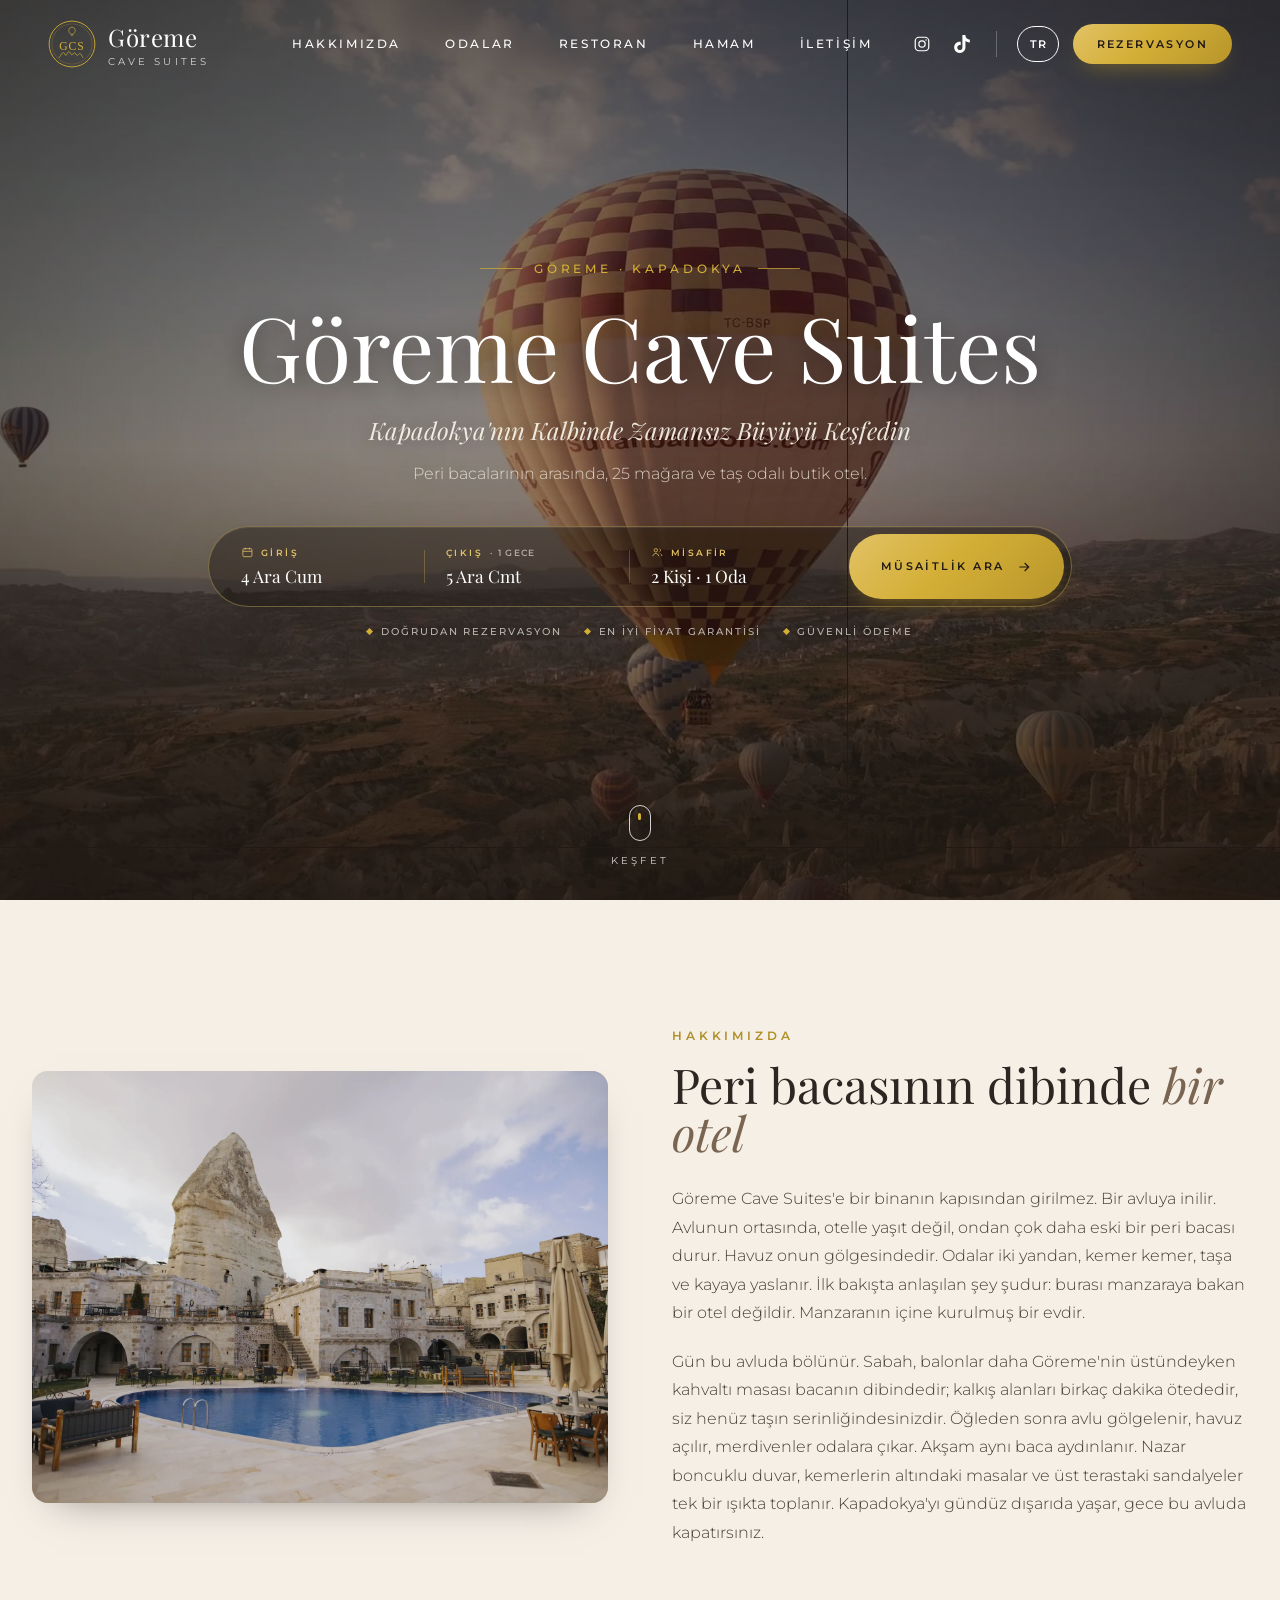
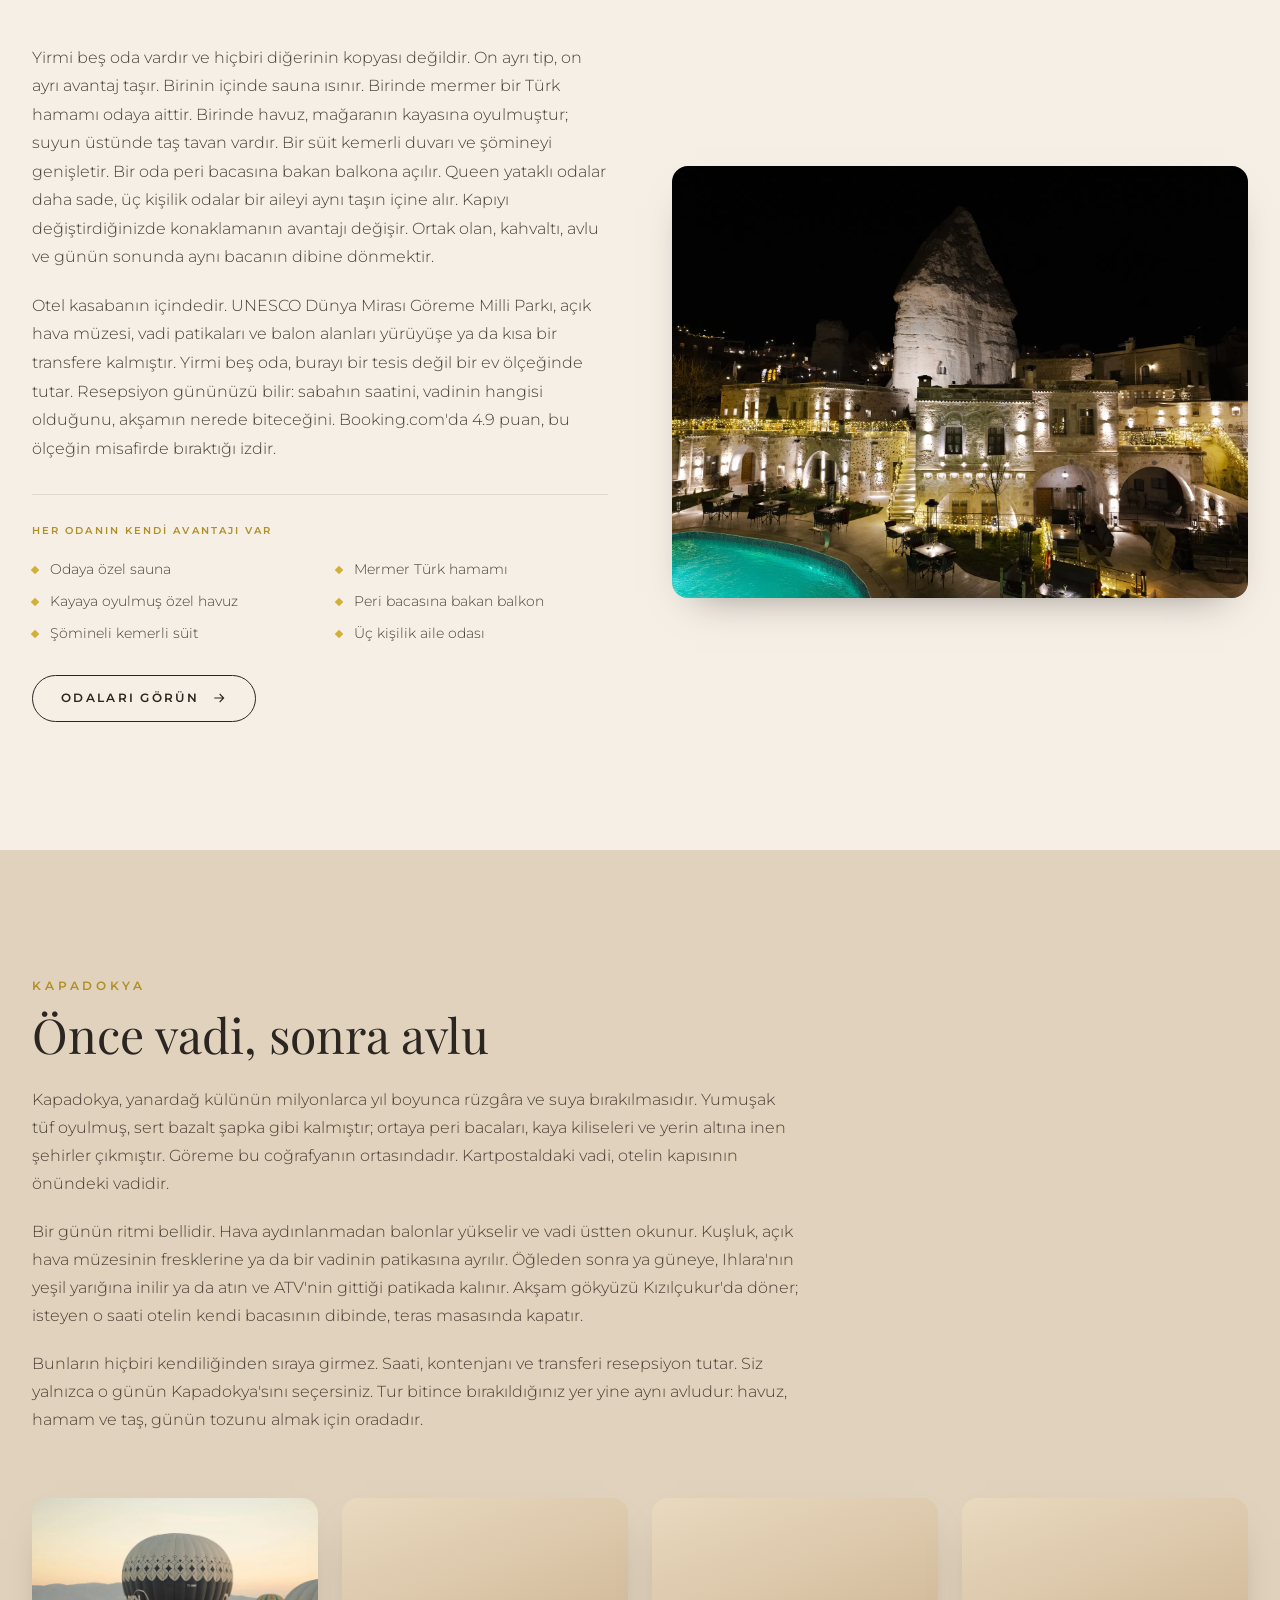
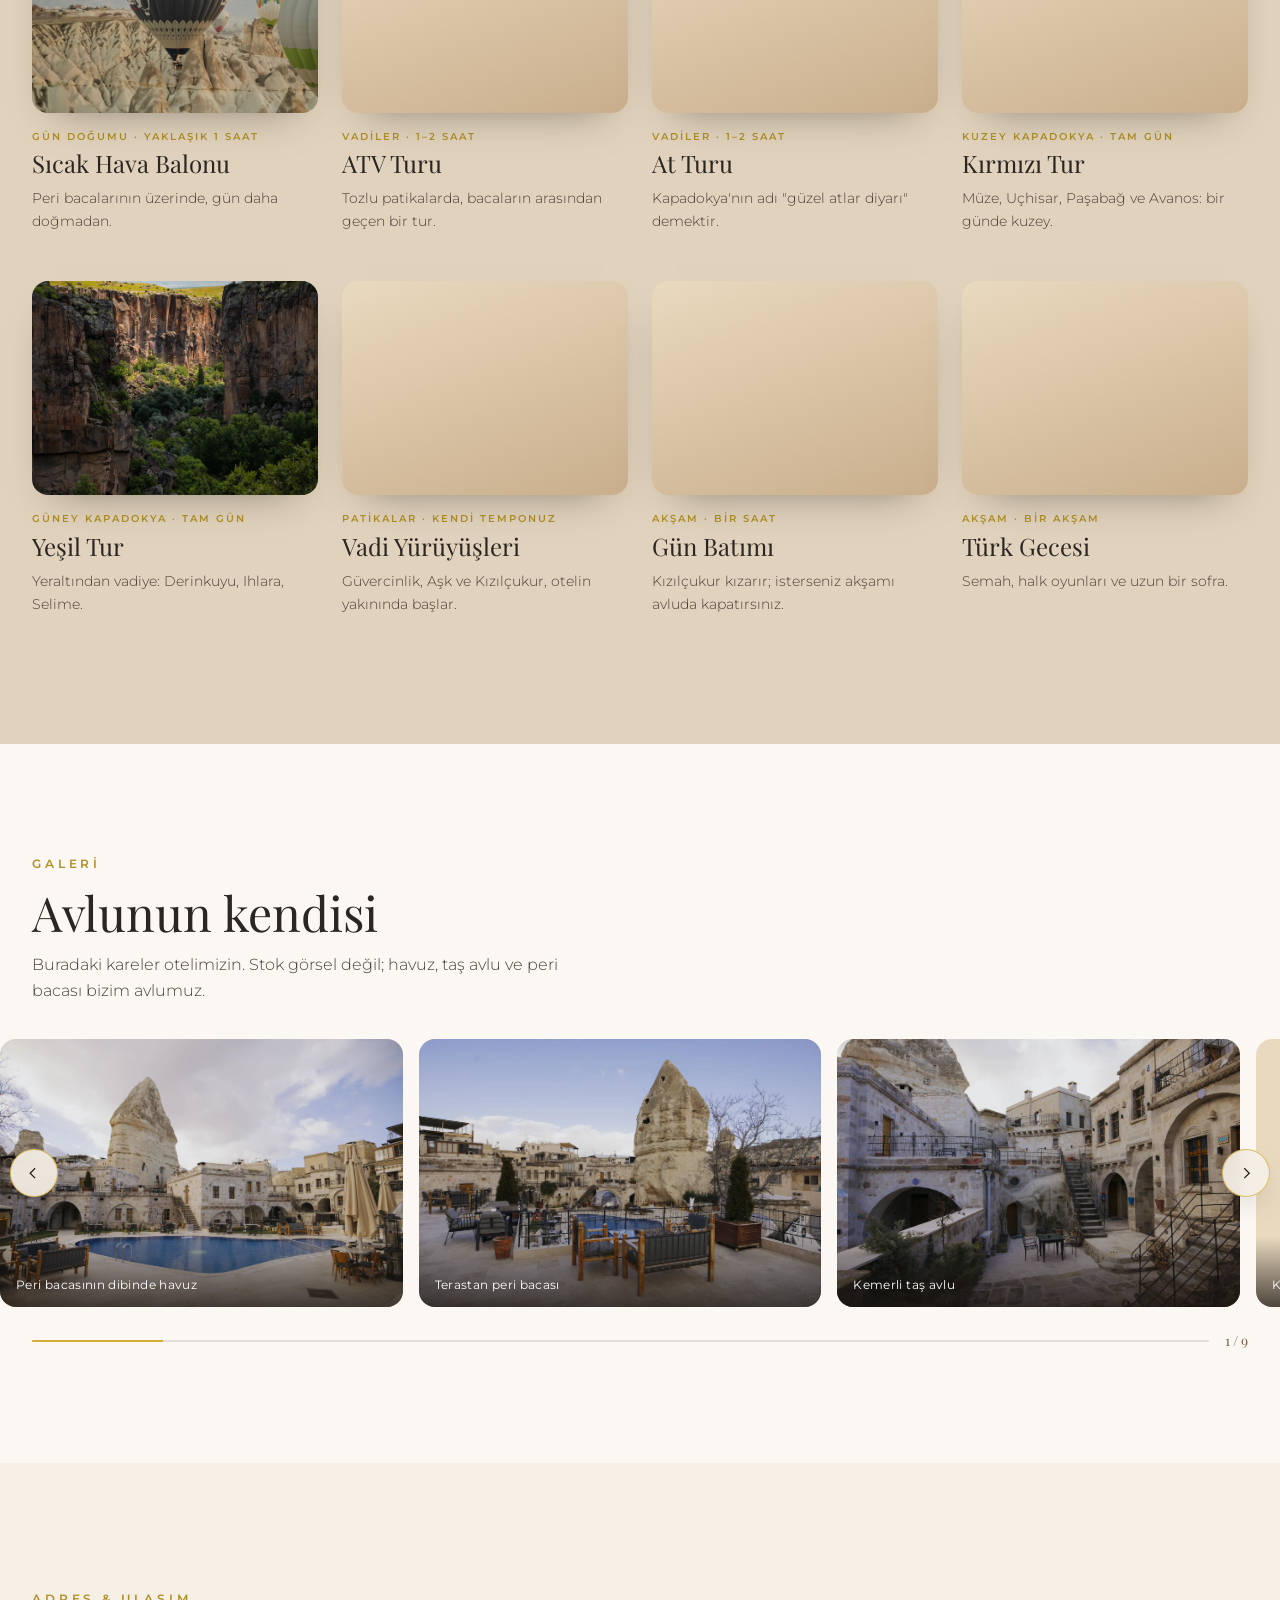
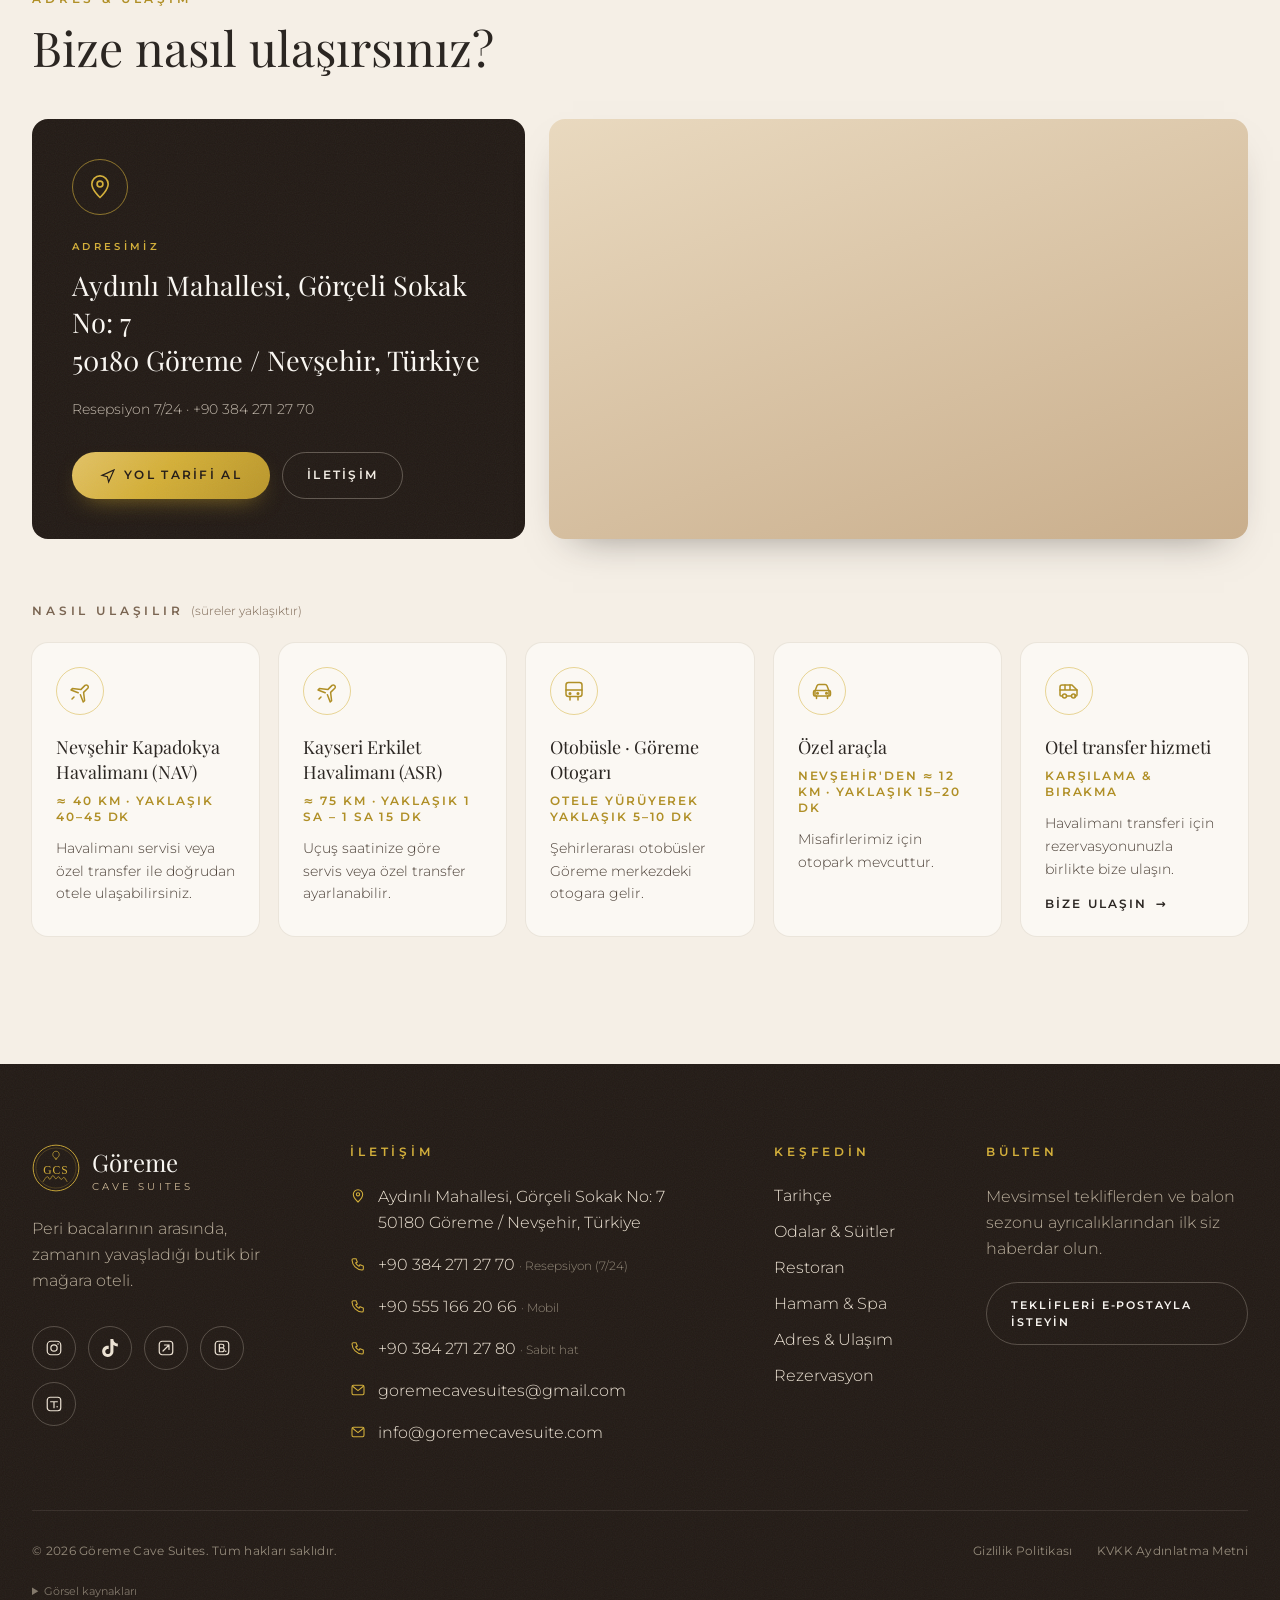
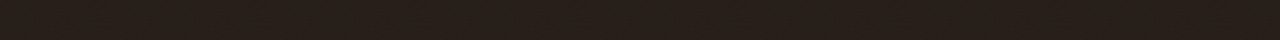
<file: index.html>
﻿<!DOCTYPE html>
<html lang="tr">
<head>
  <meta charset="UTF-8" />
  <meta name="viewport" content="width=device-width, initial-scale=1" />
<!--
  =====================================================================
  GÖREME CAVE SUITES · WEB SİTESİ (v5)
  ---------------------------------------------------------------------
  Statik site: bu index.html, yanındaki css/, fonts/, img/ ve video/ klasörleriyle
  birlikte çalışır. Klasörün TAMAMI sunucuya yüklenir
  (kurulum seçenekleri: KURULUM.md). Veritabanı veya PHP gerekmez.
  Sayfalar: Ana sayfa · #odalar · #restoran · #hamam (aynı dosya içinde).

  DİLLER: Türkçe varsayılan. 2025 Kapadokya konaklama sırasına göre
  zh (Çin), es (İspanya), en (ABD), ko (Güney Kore), it (İtalya).
  Yeni görünen metin eklenince js/i18n.js, js/i18n-content.js ve
  js/i18n-menu.js içindeki beş dile de çevirisi yazılır. Türkçe kaynak
  bu dosyada kalır.

  DÜZENLEME: Aşağıdaki ilk script bloğu tüm ayarları içerir:
    1. SITE_CONFIG          → logo, video, sosyal medya linkleri, adres,
                              harita, iletişim, çalışma saatleri, ulaşım
    2. SITE_CONTENT_IMAGES  → tüm fotoğrafların adresleri (tek liste)
    3. SITE_CONTENT         → odalar, galeriler, aktiviteler, menü, hamam
  [YER TUTUCU] etiketli değerler gerçek bilgiyle değiştirilmelidir.
  [GERÇEK] etiketliler goremecavesuites.com'dan alınmıştır.

  Fotoğraflar img/foto/ ve img/menu/ klasöründedir; yalnızca Google Haritalar
  ve rezervasyon sayfası dış adreslerden açılır.
  =====================================================================
-->
  <script>
/* =====================================================================
   1. SİTE AYARLARI (TEK YER)
   ===================================================================== */
window.SITE_CONFIG = {

  /* ---------- Otel adı ve slogan ---------- */
  HOTEL_NAME: 'Göreme Cave Suites',
  SLOGAN: "Kapadokya'nın Kalbinde Zamansız Büyüyü Keşfedin",   // [GERÇEK] otelin sitesindeki slogan
  HERO_SUBTITLE: 'Peri bacalarının arasında, 25 mağara ve taş odalı butik otel.',

  /* ---------- Logo ----------
     LOGO_SRC boş ('') ise bu dosyanın içindeki altın "GCS" monogramı
     (yer tutucu) kullanılır. Gerçek logo için görselin internet adresini
     (ör. 'https://.../logo.png') ya da bu HTML ile AYNI klasördeki dosya
     adını (ör. 'logo.png') yazın.
     Logo zaten otel adını içeriyorsa SHOW_WORDMARK: false yapın.  */
  LOGO_SRC: '',                         // [YER TUTUCU] boş = dahili "GCS" monogramı
  LOGO_ALT: 'Göreme Cave Suites logosu',
  SHOW_WORDMARK: true,                  // logonun yanında "Göreme / Cave Suites" yazısı

  /* ---------- Ana sayfa videosu ----------
     Video: autoplay + sessiz + döngü. HERO_VIDEO bir video adresi (URL)
     ya da bu HTML ile AYNI klasördeki .mp4 dosyasının adıdır.
     Video bulunamazsa veya boş ('') bırakılırsa HERO_POSTER görseli
     hafif yakınlaşma efektiyle gösterilir; sayfa yine düzgün görünür. */
  HERO_VIDEO: 'video/goreme-hero.mp4?v=3',                 // 1920x1080, gerçek Kapadokya çekimleri (Pexels/Pixabay lisansı)
  HERO_VIDEO_PORTRAIT: 'video/goreme-hero-dikey.mp4?v=3',  // 1080x1920, dik telefon ekranları için ('' = yatay video)
  HERO_POSTER: 'video/goreme-hero-poster.jpg?v=3',         // videonun ilk karesi; video yüklenene kadar görünür
  HERO_POSTER_PORTRAIT: 'video/goreme-hero-dikey-poster.jpg?v=3',

  /* ---------- Sosyal medya ve rezervasyon platformları ----------
     Header ve footer'daki ikonlar buradan okunur; hepsi yeni sekmede açılır.
     "#" bırakılan link tıklandığında "henüz eklenmedi" uyarısı gösterilir. */
  SOCIAL_LINKS: {
    instagram: '#',   // [YER TUTUCU] ör. https://www.instagram.com/...
    tiktok:    '#',   // [YER TUTUCU] ör. https://www.tiktok.com/@...
    expedia:   '#',   // [YER TUTUCU] otelin Expedia sayfası
    booking:   '#',   // [YER TUTUCU] otelin Booking.com sayfası
    trip:      '#'    // [YER TUTUCU] otelin Trip.com sayfası
  },

  /* Odalardaki "Rezervasyon" butonları bu adrese gider. */
  BOOKING_URL: 'https://www.reseliva.com/booknow/goreme-cave-suites/?lang=tr',   // [GERÇEK] otelin online rezervasyon sayfası
  /* Ana sayfadaki rezervasyon kutusu: seçilen tarih ve kişi sayısı BOOKING_URL'e
     pCheckInDate / pCheckOutDate (GG/AA/YYYY), numAdults ve numRooms olarak eklenir;
     Reseliva o tarihlerdeki müsait odaları ve fiyatları doğrudan listeler.
     Ödeme Reseliva'da yapılır, kart bilgisi bu siteye hiç gelmez.
     Kutunun altındaki kısa vaatler ([] = gösterilmez); otelin gerçekten sunduklarıyla güncelleyin. */
  HERO_BOOKING_PERKS: ['Doğrudan rezervasyon', 'En iyi fiyat garantisi', 'Güvenli ödeme'],

  /* Footer'daki bülten formu. Boş ('') ise form gösterilmez, yerine "teklifleri
     e-postayla isteyin" bağlantısı çıkar (ilk e-posta adresine). Brevo/Mailchimp gibi
     bir bülten servisinin form adresi yazılırsa form o adrese "email" alanıyla gönderir;
     bu durumda <head> içindeki Content-Security-Policy'de form-action'a o adresi ekleyin. */
  NEWSLETTER_ACTION_URL: '',            // [YER TUTUCU] bülten servisi seçilince

  /* Footer alt satırındaki yasal metin bağlantıları. */
  PRIVACY_URL: 'https://www.goremecavesuites.com/privacy-policy',   // [GERÇEK] otelin mevcut gizlilik sayfası
  KVKK_URL: '#',                                                    // [YER TUTUCU] KVKK aydınlatma metni

  /* ---------- Adres ve harita ---------- */
  ADDRESS: {
    line1: 'Aydınlı Mahallesi, Görçeli Sokak No: 7',   // [GERÇEK]
    line2: '50180 Göreme / Nevşehir',                   // [GERÇEK] (posta kodunu kontrol edin)
    country: 'Türkiye'
  },
  // Google Maps "Yerleştir" (embed) adresi. Google Haritalar > Paylaş > Harita yerleştir'den alınan src ile değiştirilebilir.
  MAP_EMBED_URL: 'https://maps.google.com/maps?q=38.6413565,34.8277726&z=16&hl=tr&output=embed',   // [GERÇEK] konum koordinatları
  // Adrese veya "Yol Tarifi Al" butonuna tıklanınca açılacak link.
  MAPS_LINK: 'https://maps.app.goo.gl/Z2ciZ4v8vEnX7CH37',   // [GERÇEK] otelin Google Maps kaydı

  /* ---------- İletişim ---------- */
  CONTACT: {
    phones: [
      { label: 'Resepsiyon (7/24)', display: '+90 384 271 27 70', tel: '+903842712770' },  // [GERÇEK]
      { label: 'Mobil',             display: '+90 555 166 20 66', tel: '+905551662066' },  // [GERÇEK]
      { label: 'Sabit hat',         display: '+90 384 271 27 80', tel: '+903842712780' }   // [GERÇEK]
    ],
    emails: [
      'goremecavesuites@gmail.com',   // [GERÇEK]
      'info@goremecavesuite.com'      // [GERÇEK] otelin iletişim sayfasında bu şekilde yazıyor
    ],
    whatsapp: ''                      // [YER TUTUCU] ör. https://wa.me/905551662066
  },

  /* ---------- Çalışma saatleri ---------- */
  HAMAM_HOURS: [                      // [YER TUTUCU] gerçek saatlerle değiştirin
    { days: 'Her gün', hours: '10:00 – 22:00' },
    { days: 'Özel seans', hours: 'Rezervasyon ile' }
  ],
  RESTAURANT_HOURS: [                 // [YER TUTUCU] gerçek saatlerle değiştirin
    { meal: 'Kahvaltı', hours: '07:30 – 10:30' },
    { meal: 'Akşam yemeği', hours: '19:00 – 22:30' }
  ],

  /* ---------- Restoran giriş videosu ----------
     Yatay ekranlar için RESTAURANT_INTRO_VIDEO, dik telefon ekranları için
     RESTAURANT_INTRO_VIDEO_PORTRAIT oynatılır. Kapak görseli, video adının
     sonuna "-poster.jpg" eklenmiş dosyadır (ör. video/restoran-giris-poster.jpg).
     RESTAURANT_INTRO_CHAPTERS: videodaki sahnelerin başlangıç saniyesi ve etiketi;
     dish → menüdeki yemeğin img adı (etikete tıklanınca o yemeğin kartı açılır). */
  RESTAURANT_INTRO_VIDEO: 'video/restoran-giris.mp4?v=3',
  RESTAURANT_INTRO_VIDEO_PORTRAIT: 'video/restoran-giris-dikey.mp4?v=3',
  RESTAURANT_INTRO_CHAPTERS: [
    { at: 0,     label: 'Göreme · Gün doğumu' },
    { at: 2.3,   label: 'Odun ateşi' },
    { at: 4.4,   label: 'Közde, ağır ateşte' },
    { at: 7.2,   label: 'Mangal başında' },
    { at: 9.8,   label: 'Göreme Vadisi' },
    { at: 13.4,  label: 'Peri bacaları' },
    { at: 16.8,  label: 'Göreme · Gün doğumu' }
  ],
  // Dikey videonun sahne süreleri farklı olduğu için ayrı liste (boşsa yukarıdaki kullanılır).
  RESTAURANT_INTRO_CHAPTERS_PORTRAIT: [
    { at: 0,     label: 'Göreme · Gün doğumu' },
    { at: 2.1,   label: 'Odun ateşi' },
    { at: 4.0,   label: 'Közden tabağa' },
    { at: 6.4,   label: 'Göreme Vadisi' },
    { at: 9.8,   label: 'Balonlar' },
    { at: 13.2,  label: 'Göreme · Gün doğumu' }
  ],

  /* ---------- Menü QR kodu (Restoran sayfası) ----------
     MENU_QR_IMAGE: QR görseli (bu HTML'e göre yol ya da URL). '' ise kart gizlenir.
     Şimdiki QR bu sitenin #restoran sayfasını açar [YER TUTUCU]; gerçek dijital
     menü bağlantısı belli olunca yeni QR üretip img/menu-qr.svg ile değiştirin. */
  MENU_QR_IMAGE: 'img/menu-qr.svg',
  MENU_QR_LINK: 'https://serdarkafali.github.io/goreme-cave-suites/#restoran',

  /* ---------- Nasıl ulaşılır (süreler yaklaşıktır) ----------
     icon: plane | bus | car | shuttle */
  TRANSPORT: [
    { icon: 'plane',   title: 'Nevşehir Kapadokya Havalimanı (NAV)', time: '≈ 40 km · yaklaşık 40–45 dk',
      text: 'Havalimanı servisi veya özel transfer ile doğrudan otele ulaşabilirsiniz.' },
    { icon: 'plane',   title: 'Kayseri Erkilet Havalimanı (ASR)', time: '≈ 75 km · yaklaşık 1 sa – 1 sa 15 dk',
      text: 'Uçuş saatinize göre servis veya özel transfer ayarlanabilir.' },
    { icon: 'bus',     title: 'Otobüsle · Göreme Otogarı', time: 'Otele yürüyerek yaklaşık 5–10 dk',
      text: 'Şehirlerarası otobüsler Göreme merkezdeki otogara gelir.' },
    { icon: 'car',     title: 'Özel araçla', time: "Nevşehir'den ≈ 12 km · yaklaşık 15–20 dk",
      text: 'Misafirlerimiz için otopark mevcuttur.' },
    { icon: 'shuttle', title: 'Otel transfer hizmeti', time: 'Karşılama & bırakma',
      text: 'Havalimanı transferi için rezervasyonunuzla birlikte bize ulaşın.', cta: true }
  ]
};

/* =====================================================================
   2. FOTOĞRAFLAR: tüm görseller bu listeden okunur.
   Bir fotoğrafı değiştirmek için adresini (URL) değiştirin.
   ===================================================================== */
window.SITE_CONTENT_IMAGES = {
  /* --- Otelin kendi fotoğrafları (goremecavesuites.com) --- */
  'hero-balon-1':               'img/foto/hero-balon-1.webp',
  'hero-balon-2':               'img/foto/hero-balon-2.webp',
  'hero-balon-3':               'img/foto/hero-balon-3.webp',
  'goreme-gun-batimi':          'img/foto/goreme-gun-batimi.webp',
  'goreme-gece':                'img/foto/goreme-gece.webp',
  'teras-1':                    'img/foto/teras-1.webp',
  'teras-2':                    'img/foto/teras-2.webp',
  'hamam-1':                    'img/foto/hamam-1.webp',
  'hamam-2':                    'img/foto/hamam-2.webp',
  'hamam-3':                    'img/foto/hamam-3.webp',
  'havuz':                      'img/foto/havuz.webp',
  'oda-deluxe-cift-1':          'img/foto/oda-deluxe-cift-1.webp',
  'oda-deluxe-cift-2':          'img/foto/oda-deluxe-cift-2.webp',
  'oda-deluxe-cift-3':          'img/foto/oda-deluxe-cift-3.webp',
  'oda-deluxe-cift-4':          'img/foto/oda-deluxe-cift-4.webp',
  'oda-deluxe-uc-1':            'img/foto/oda-deluxe-uc-1.webp',
  'oda-deluxe-uc-2':            'img/foto/oda-deluxe-uc-2.webp',
  'oda-deluxe-uc-3':            'img/foto/oda-deluxe-uc-3.webp',
  'oda-deluxe-uc-4':            'img/foto/oda-deluxe-uc-4.webp',
  'oda-junior-suit-1':          'img/foto/oda-junior-suit-1.webp',
  'oda-junior-suit-2':          'img/foto/oda-junior-suit-2.webp',
  'oda-junior-suit-3':          'img/foto/oda-junior-suit-3.webp',
  'oda-junior-suit-4':          'img/foto/oda-junior-suit-4.webp',
  'oda-junior-suit-hamamli-1':  'img/foto/oda-junior-suit-hamamli-1.webp',
  'oda-junior-suit-hamamli-2':  'img/foto/oda-junior-suit-hamamli-2.webp',
  'oda-junior-suit-hamamli-3':  'img/foto/oda-junior-suit-hamamli-3.webp',
  'oda-junior-suit-hamamli-4':  'img/foto/oda-junior-suit-hamamli-4.webp',
  'oda-havuzlu-1':              'img/foto/oda-havuzlu-1.webp',
  'oda-havuzlu-3':              'img/foto/oda-havuzlu-3.webp',
  'oda-havuzlu-4':              'img/foto/oda-havuzlu-4.webp',
  'oda-ekonomik-cift-1':        'img/foto/oda-ekonomik-cift-1.webp',
  'oda-ekonomik-cift-2':        'img/foto/oda-ekonomik-cift-2.webp',
  'oda-ekonomik-cift-3':        'img/foto/oda-ekonomik-cift-3.webp',
  'oda-ekonomik-cift-4':        'img/foto/oda-ekonomik-cift-4.webp',
  'oda-standart-balkonlu-1':    'img/foto/oda-standart-balkonlu-1.webp',
  'oda-standart-balkonlu-3':    'img/foto/oda-standart-balkonlu-3.webp',
  'oda-standart-balkonlu-4':    'img/foto/oda-standart-balkonlu-4.webp',
  'oda-ekonomik-uc-1':          'img/foto/oda-ekonomik-uc-1.webp',
  'oda-ekonomik-uc-3':          'img/foto/oda-ekonomik-uc-3.webp',
  'oda-ekonomik-uc-4':          'img/foto/oda-ekonomik-uc-4.webp',
  'oda-saunali-1':              'img/foto/oda-saunali-1.webp',
  'oda-saunali-3':              'img/foto/oda-saunali-3.webp',
  'oda-saunali-4':              'img/foto/oda-saunali-4.webp',
  'oda-queen-cift-1':           'img/foto/oda-queen-cift-1.webp',
  'oda-queen-cift-3':           'img/foto/oda-queen-cift-3.webp',
  'oda-queen-cift-4':           'img/foto/oda-queen-cift-4.webp',
  /* --- Otelin dış avlusu (otel fotoğrafları) --- */
  'dis-avlu-gunduz':            'img/foto/dis-avlu-gunduz.webp',
  'dis-tas-avlu':               'img/foto/dis-tas-avlu.webp',
  'dis-avlu-genis':             'img/foto/dis-avlu-genis.webp',
  'dis-gece-teras':             'img/foto/dis-gece-teras.webp',
  'dis-gece-havuz':             'img/foto/dis-gece-havuz.webp',
  'dis-havuz':                  'img/foto/dis-havuz.webp',
  'dis-teras':                  'img/foto/dis-teras.webp',
  'dis-gece-nazar':             'img/foto/dis-gece-nazar.webp',
  'dis-gece-ust':               'img/foto/dis-gece-ust.webp',
  'act-balon':                  'img/foto/act-balon.webp',
  'act-balon-2':                'img/foto/act-balon-2.webp',
  'act-gunbatimi':              'img/foto/act-gunbatimi.webp',
  'act-atv':                    'img/foto/act-atv.webp',
  'act-at':                     'img/foto/act-at.webp',
  'act-kirmizi':                'img/foto/act-kirmizi.webp',
  'act-kirmizi-2':              'img/foto/act-kirmizi-2.webp',
  'act-yesil':                  'img/foto/act-yesil.webp',
  'act-vadi':                   'img/foto/act-vadi.webp',
  'act-vadi-2':                 'img/foto/act-vadi-2.webp',
  'act-halk':                   'img/foto/act-halk.webp',
  /* --- Wikimedia Commons (CC BY / CC BY-SA; atıf footer'da) --- */
  'aktivite-atv':               'img/foto/aktivite-atv.webp',
  'aktivite-at-turu':           'img/foto/aktivite-at-turu.webp',
  'aktivite-kirmizi-tur':       'img/foto/aktivite-kirmizi-tur.webp',
  'aktivite-yesil-tur':         'img/foto/aktivite-yesil-tur.webp',
  'aktivite-vadi-yuruyusu':     'img/foto/aktivite-vadi-yuruyusu.webp',
  'aktivite-gun-batimi':        'img/foto/aktivite-gun-batimi.webp',
  'aktivite-turk-gecesi':       'img/foto/aktivite-turk-gecesi.webp',
  'hamam-geleneksel':           'img/foto/hamam-geleneksel.webp',
  'restoran-kahvalti':          'img/foto/restoran-kahvalti.webp',

  /* --- Restoranın kendi yemek fotoğrafları (img/menu klasöründe) [GERÇEK] --- */
  'restoran-testi-kebabi':      'img/menu/testi-kebabi.webp',
  'restoran-aksam-yemegi':      'img/menu/kuzu-pirzola.webp',
  'restoran-levrek':            'img/menu/levrek.webp',
  'restoran-mezeler':           'img/menu/muhammara.webp',
  'restoran-tatli':             'img/menu/san-sebastian.webp'
};

/* =====================================================================
   3. İÇERİK: odalar, galeriler, aktiviteler, menü, hamam, kaynaklar
   Görsel alanlarına IMAGES listesindeki anahtar (ör. 'teras-2') ya da
   doğrudan bir görsel URL'si yazılabilir. "pos": kırpmada görünen kısım.
   ===================================================================== */
window.SITE_CONTENT = {
  IMAGES: window.SITE_CONTENT_IMAGES,


  /* ---------- Odalar (#odalar) ----------
     images: IMAGES listesindeki anahtarlar (veya doğrudan bir görsel URL'si).
     Oda tipleri otelin sitesinden alınmıştır [GERÇEK].
     size: m² bilgisi sitede yok → [YER TUTUCU] ('' bırakılırsa "Bilgi eklenecek" yazar).
     price: '' bırakılırsa "Fiyat için sorunuz" yazar.
     features anahtarları: breakfast, cleaning, wifi, hairdryer, minibar, ac, fireplace, pool, sauna, hamam, balcony */
  ROOMS: [
    { id: 'saunali', name: 'Çift Kişilik Saunalı Oda', en: 'Double Room With Sauna', guests: '2 Kişi', size: '', price: '',
      short: 'Taş duvarlar, şömine ve odaya özel sauna ile sıcak bir mağara konaklaması.',
      features: ['sauna', 'fireplace', 'breakfast', 'cleaning', 'wifi', 'hairdryer', 'minibar', 'ac'],
      images: ['oda-saunali-1', 'oda-saunali-3', 'oda-saunali-4'] },
    { id: 'junior-suit-hamamli', name: 'Junior Suit Hamamlı', en: 'Junior Suite Room With Turkish Bath', guests: '2 Kişi', size: '', price: '',
      short: 'Mermer kaplı özel Türk hamamı ve şömineli oturma alanıyla süit.',
      features: ['hamam', 'fireplace', 'breakfast', 'cleaning', 'wifi', 'hairdryer', 'minibar', 'ac'],
      images: ['oda-junior-suit-hamamli-1', 'oda-junior-suit-hamamli-2', 'oda-junior-suit-hamamli-3', 'oda-junior-suit-hamamli-4'] },
    { id: 'havuzlu', name: 'Çift Kişilik Havuzlu Oda', en: 'Room With Pool', guests: '2 Kişi', size: '', price: '',
      short: 'Kayaya oyulmuş mağara içinde odaya özel havuz.',
      features: ['pool', 'fireplace', 'breakfast', 'cleaning', 'wifi', 'hairdryer', 'minibar', 'ac'],
      images: ['oda-havuzlu-1', 'oda-havuzlu-3', 'oda-havuzlu-4'] },
    { id: 'junior-suit', name: 'Junior Suit', en: 'Junior Suite', guests: '2 Kişi', size: '', price: '',
      short: 'Kemerli taş duvarlar, avize ve şömineyle ferah bir süit.',
      features: ['fireplace', 'breakfast', 'cleaning', 'wifi', 'hairdryer', 'minibar', 'ac'],
      images: ['oda-junior-suit-1', 'oda-junior-suit-2', 'oda-junior-suit-3', 'oda-junior-suit-4'] },
    { id: 'deluxe-cift', name: 'Deluxe Çift Kişilik Oda', en: 'Deluxe Double Room', guests: '2 Kişi', size: '', price: '',
      short: 'Mağara dokusunu modern konforla buluşturan şömineli deluxe oda.',
      features: ['fireplace', 'breakfast', 'cleaning', 'wifi', 'hairdryer', 'minibar', 'ac'],
      images: ['oda-deluxe-cift-1', 'oda-deluxe-cift-2', 'oda-deluxe-cift-3', 'oda-deluxe-cift-4'] },
    { id: 'deluxe-uc', name: 'Deluxe Üç Kişilik Oda', en: 'Deluxe Triple Room', guests: '3 Kişi', size: '', price: '',
      short: 'Aileler ve arkadaş grupları için şömineli, geniş deluxe oda.',
      features: ['fireplace', 'breakfast', 'cleaning', 'wifi', 'hairdryer', 'minibar', 'ac'],
      images: ['oda-deluxe-uc-1', 'oda-deluxe-uc-2', 'oda-deluxe-uc-3', 'oda-deluxe-uc-4'] },
    { id: 'queen-cift', name: 'Queen Çift Kişilik Oda', en: 'Queen Double Room', guests: '2 Kişi', size: '', price: '',
      short: 'Queen yataklı, taş duvarlı zarif çift kişilik oda.',
      features: ['breakfast', 'cleaning', 'wifi', 'hairdryer', 'minibar', 'ac'],
      images: ['oda-queen-cift-1', 'oda-queen-cift-3', 'oda-queen-cift-4'] },
    { id: 'standart-balkonlu', name: 'Standart Balkonlu Oda', en: 'Standart Balcony Room', guests: '2 Kişi', size: '', price: '',
      short: 'Peri bacası manzaralı terasa açılan balkonlu oda.',
      features: ['balcony', 'breakfast', 'cleaning', 'wifi', 'hairdryer', 'minibar', 'ac'],
      images: ['oda-standart-balkonlu-1', 'oda-standart-balkonlu-3', 'oda-standart-balkonlu-4', 'teras-1'] },
    { id: 'ekonomik-cift', name: 'Ekonomik Çift Kişilik Oda', en: 'Economic Double Room', guests: '2 Kişi', size: '', price: '',
      short: 'Mağara otel deneyimini uygun fiyatla sunan şömineli oda.',
      features: ['fireplace', 'breakfast', 'cleaning', 'wifi', 'hairdryer', 'minibar', 'ac'],
      images: ['oda-ekonomik-cift-1', 'oda-ekonomik-cift-2', 'oda-ekonomik-cift-3', 'oda-ekonomik-cift-4'] },
    { id: 'ekonomik-uc', name: 'Ekonomik Üç Kişilik Oda', en: 'Economic Triple Room', guests: '3 Kişi', size: '', price: '',
      short: 'Üç kişilik konaklamalar için pratik ve konforlu oda.',
      features: ['breakfast', 'cleaning', 'wifi', 'hairdryer', 'minibar', 'ac'],
      images: ['oda-ekonomik-uc-1', 'oda-ekonomik-uc-3', 'oda-ekonomik-uc-4'] }
  ],

  /* ---------- Ana sayfa galerisi ---------- */
  HOME_GALLERY: [
    { src: 'dis-avlu-gunduz', alt: 'Peri bacasının dibinde havuz' },
    { src: 'dis-teras', alt: 'Terastan peri bacası' },
    { src: 'dis-tas-avlu', alt: 'Kemerli taş avlu' },
    { src: 'dis-avlu-genis', alt: 'Kasabanın içinde otel' },
    { src: 'dis-havuz', alt: 'Kemerlerin önünde havuz' },
    { src: 'dis-gece-ust', alt: 'Gece, üst teras' },
    { src: 'dis-gece-nazar', alt: 'Nazar boncuklu taş duvar' },
    { src: 'dis-gece-teras', alt: 'Işıklar altında avlu' },
    { src: 'dis-gece-havuz', alt: 'Gece aydınlatılmış peri bacası' }
  ],

  /* ---------- Aktiviteler ----------
     Karttaki fotoğrafa tıklanınca #aktivite/<slug> sayfası açılır.
     hotel: ayrıcalık kutusunda kullanılan otel fotoğrafı.
     Saat ve ücret sayfada yazılmaz; rezervasyon resepsiyondan. */
  ACTIVITIES: [
    { slug: 'balon', title: 'Sıcak Hava Balonu', kicker: 'Gün doğumu', time: 'Yaklaşık 1 saat',
      img: 'act-balon',
      images: [
        { src: 'act-balon', alt: 'Gün doğumunda peri bacalarının üzerinde sıcak hava balonları' },
        { src: 'act-balon-2', alt: 'Vadiye inen renkli bir balon' },
        { src: 'act-gunbatimi', alt: 'Vadinin üstünde gün doğumu çizgisi' }
      ],
      hotel: { src: 'dis-avlu-gunduz', alt: 'Otelin avlusu ve peri bacası' },
      lead: 'Peri bacalarının üzerinde, gün daha doğmadan.',
      body: [
        'Kapadokya\'nın sabahı gökyüzünde başlar. Balonlar Göreme\'nin üstünde sırayla yükselir; vadi, baca baca, altınızda açılır. Uçuş yaklaşık bir saat sürer ve iniş vadinin içinde bir yere yapılır.',
        'Göreme, uçuşların kalbidir. Otelimiz kalkış alanlarına birkaç dakika uzaklıktadır; karanlıkta çıkılan yol kısa sürer.'
      ],
      privilege: 'Rezervasyonu, kalkış saatini ve otelden transferi resepsiyon ayarlar. Dönüşte aynı avluya, peri bacasının dibine bırakılırsınız.' },
    { slug: 'atv', title: 'ATV Turu', kicker: 'Vadiler', time: '1–2 saat',
      img: 'act-atv',
      images: [ { src: 'act-atv', alt: 'Kayaya oyulmuş bir yapının önünden geçen ATV' } ],
      hotel: { src: 'dis-avlu-genis', alt: 'Göreme\'nin içinde otelin avlusu' },
      lead: 'Tozlu patikalarda, bacaların arasından geçen bir tur.',
      body: [
        'ATV ile Güvercinlik ve çevresindeki patikalar, yürüyerek gün sürecek mesafeyi bir saate indirir. Rehber önde gider; duraklar manzara içindir, hız için değil.',
        'Kask ve kısa bir anlatımla başlar. Dört mevsim yapılır; yağmurdan sonraki toprak daha yumuşaktır.'
      ],
      privilege: 'Saati ve buluşma noktasını resepsiyon gününüze göre ayarlar. Tur bittiğinde otelin önündesiniz; havuz ve hamam hemen avludadır.' },
    { slug: 'at', title: 'At Turu', kicker: 'Vadiler', time: '1–2 saat',
      img: 'act-at',
      images: [ { src: 'act-at', alt: 'Peri bacalarının önünde atlar' } ],
      hotel: { src: 'dis-tas-avlu', alt: 'Taş avlu ve merdivenler' },
      lead: 'Kapadokya\'nın adı "güzel atlar diyarı" demektir.',
      body: [
        'Atlar Aşk Vadisi\'nin ve Güvercinlik\'in patikalarını yavaş gider. Tempo bineğe göredir; ilk kez binenle deneyimli olan aynı grupta yorulmaz.',
        'Manzara eyerin üstünden başka görünür: bacalar yaklaşır, vadi tabanı uzar, kasaba geride kalır.'
      ],
      privilege: 'Resepsiyon turu deneyiminize göre seçer ve sizi buluşma noktasına bırakır. Dönüş, yine otelin avlusunadır.' },
    { slug: 'kirmizi', title: 'Kırmızı Tur', kicker: 'Kuzey Kapadokya', time: 'Tam gün',
      img: 'act-kirmizi',
      images: [
        { src: 'act-kirmizi', alt: 'Kaya kilisesinin freskli tavanı' },
        { src: 'act-kirmizi-2', alt: 'Kayaya oyulmuş eski bir yerleşim' }
      ],
      hotel: { src: 'dis-havuz', alt: 'Taş kemerlerin önünde otelin havuzu' },
      lead: 'Müze, Uçhisar, Paşabağ ve Avanos: bir günde kuzey.',
      body: [
        'Kırmızı Tur, Göreme\'nin çevresindeki durakları toplar. Göreme Açık Hava Müzesi\'nin kiliseleri, Uçhisar Kalesi\'nin sırtı, Paşabağ\'ın keşiş bacaları ve Avanos\'un çömlek atölyeleri aynı güne sığar.',
        'Rehber durakların sırasını bilir; siz inip bakarsınız. Öğle yemeği genellikle güzergâh üzerindeki bir kasabada yenir.'
      ],
      privilege: 'Sabah otelden alınırsınız, akşam avluya bırakılırsınız. Saati ve kontenjanı resepsiyon tutar; siz yalnızca çantanızı hazırlarsınız.' },
    { slug: 'yesil', title: 'Yeşil Tur', kicker: 'Güney Kapadokya', time: 'Tam gün',
      img: 'act-yesil',
      images: [ { src: 'act-yesil', alt: 'Yeşil bir kanyonun dik duvarları' } ],
      hotel: { src: 'dis-gece-havuz', alt: 'Gece aydınlatılmış peri bacası ve havuz' },
      lead: 'Yeraltından vadiye: Derinkuyu, Ihlara, Selime.',
      body: [
        'Yeşil Tur güneye iner. Derinkuyu\'nun kat kat yeraltı şehri, Ihlara\'nın ırmak boyu yürüyüşü ve Selime\'nin kayaya oyulmuş manastırı aynı günün üç hali.',
        'Ihlara\'da tempo yürüyüştür; vadi serindir ve patika kısadır. Gün, Göreme\'ye dönüşle kapanır.'
      ],
      privilege: 'Tam gün dışarıda geçtiği için resepsiyon sabah saatini ve dönüşü netleştirir. Akşam hamam ve avlu, günün tozunu almak içindir.' },
    { slug: 'vadi', title: 'Vadi Yürüyüşleri', kicker: 'Patikalar', time: 'Kendi temponuz',
      img: 'act-vadi',
      images: [
        { src: 'act-vadi', alt: 'Peri bacaları arasında yürüyen iki kişi' },
        { src: 'act-vadi-2', alt: 'Patikaların sardığı peri bacaları' }
      ],
      hotel: { src: 'dis-avlu-genis', alt: 'Otelin Göreme içindeki konumu' },
      lead: 'Güvercinlik, Aşk ve Kızılçukur, otelin yakınında başlar.',
      body: [
        'En iyi Kapadokya, iki durak arasında yürüyendir. Güvercinlik\'in güvercinlikleri, Aşk Vadisi\'nin uzun bacaları ve Kızılçukur\'un kırmızı toprağı işaretli patikalarla birbirine bağlanır.',
        'Yolun bir kısmı Göreme\'nin içinden çıkar. Harita tutan, istediği yerde durur; acele eden, bir vadide yetinir.'
      ],
      privilege: 'Otel patikaların başladığı kasabada. Resepsiyon gününüze, ayakkabınıza ve gün batımına göre hangi vadinin uygun olduğunu söyler.' },
    { slug: 'gunbatimi', title: 'Gün Batımı', kicker: 'Akşam', time: 'Bir saat',
      img: 'act-gunbatimi',
      images: [
        { src: 'act-gunbatimi', alt: 'Gün doğumuna dönen gökyüzünde bir dizi balon' },
        { src: 'dis-gece-teras', alt: 'Akşam ışıklarında otelin terası' }
      ],
      hotel: { src: 'dis-gece-teras', alt: 'Işıklandırılmış avlu terası' },
      lead: 'Kızılçukur kızarır; isterseniz akşamı avluda kapatırsınız.',
      body: [
        'Kızılçukur\'un sırtı ve Uçhisar\'ın kalesi, gökyüzü döndüğünde Kapadokya\'nın en sakin saatini verir. Kalabalık on beş dakikada dağılır; renk biraz daha kalır.',
        'Aynı ışık otelin avlusuna da vurur. Peri bacası, havuzun kenarındaki masaların üstünde kararır.'
      ],
      privilege: 'Seyir noktasına gidişi resepsiyon ayarlar. Gitmek istemezseniz gün, otelin kendi bacasının dibinde, teras masasında biter.' },
    { slug: 'turk-gecesi', title: 'Türk Gecesi', kicker: 'Akşam', time: 'Bir akşam',
      img: 'act-halk',
      images: [ { src: 'act-halk', alt: 'Geleneksel kıyafetle halk oyunu' } ],
      hotel: { src: 'dis-gece-havuz', alt: 'Gece otelin avlusu' },
      lead: 'Semah, halk oyunları ve uzun bir sofra.',
      body: [
        'Türk gecesi, Anadolu\'nun halk oyunlarını ve semahı tek programda toplar. Sahne çoğu zaman kayaya oyulmuş bir mekândadır; yemek gösteriyle birlikte gelir.',
        'Müzik yüksek, tempo aktiftir. Kapadokya\'yı gündüz vadide, akşam sahnede görmek isteyen için günü kapatır.'
      ],
      privilege: 'Programı ve transferi resepsiyon ayarlar. Gösteri bitince otelin ışıklı avlusuna dönersiniz.' }
  ],

  /* ---------- Restoran menüsü (#restoran) ----------
     Fotoğraflar restoranındır [GERÇEK]; yemek adları dosya adlarından alınmıştır.
     Açıklama, köken notu ve eşleşme önerileri ÖRNEKTİR [YER TUTUCU]: şefle kontrol edin.

     MENU_CATEGORIES: menüdeki sekmeler ve başlıklar (sırası menüdeki sıradır).
     MENU_DISHES alanları:
       cat    → MENU_CATEGORIES içindeki id
       img    → img/menu/ klasöründeki dosya adı (uzantısız). Büyük görsel <img>.webp,
                kare küçük görsel <img>-k.webp. Tam bir URL de yazılabilir.
       tags   → 'imza' (Şefin İmzası), 'vejetaryen', 'glutensiz'.
                Hiçbir yemekte kullanılmayan etiketin filtresi görünmez.
       origin → "Köken notu", pair → "Eşleşme önerisi" ('' ise gösterilmez)
       price  → '' ise fiyat gösterilmez [YER TUTUCU: gerçek fiyatlar]  */
  MENU_CATEGORIES: [
    { id: 'soguk',   title: 'Soğuk Mezeler' },
    { id: 'sicak',   title: 'Ara Sıcaklar' },
    { id: 'salata',  title: 'Salatalar' },
    { id: 'makarna', title: 'Mantı & Makarna' },
    { id: 'ana',     title: 'Ana Yemekler' },
    { id: 'tatli',   title: 'Tatlılar' }
  ],
  MENU_DISHES: [
    { cat: 'soguk', img: 'muhammara', name: 'Muhammara', tags: ['vejetaryen'], price: '',
      desc: 'Közlenmiş kırmızı biber, ceviz ve nar ekşisiyle hafif acı, dokulu bir meze.',
      origin: 'Güneydoğu Anadolu sofralarının klasiği; biber ve cevizin buluşması.', pair: '' },
    { cat: 'soguk', img: 'mutebbel', name: 'Mütebbel', tags: ['vejetaryen'], price: '',
      desc: 'Közde pişmiş patlıcan, tahin, yoğurt ve sarımsak; çıtır yufka eşliğinde.',
      origin: 'Patlıcan közün dumanını aldıkça tahinle yumuşar.', pair: '' },
    { cat: 'soguk', img: 'eksi-atom', name: 'Ekşi Atom', tags: ['vejetaryen'], price: '',
      desc: 'Süzme yoğurt üzerinde tereyağında kızdırılmış kuru biber.',
      origin: 'Adını yakıcı biberinden alan, meyhane sofralarının sevilen mezesi.', pair: '' },
    { cat: 'soguk', img: 'kuruccacik', name: 'Kuruccacık', tags: ['vejetaryen'], price: '',
      desc: 'Süzme yoğurt, taze yeşillikler ve zeytinyağı.',
      origin: '', pair: '' },
    { cat: 'soguk', img: 'koz-patlican', name: 'Köz Patlıcan', tags: ['vejetaryen'], price: '',
      desc: 'Bütün közlenmiş patlıcan, domates, biber ve taze yeşilliklerle.',
      origin: 'Odun ateşinde közlenen patlıcanın isli aroması.', pair: '' },
    { cat: 'soguk', img: 'borulce', name: 'Börülce', tags: ['vejetaryen'], price: '',
      desc: 'Zeytinyağı, limon ve sarımsakla hafifçe soslanmış taze börülce.',
      origin: 'Ege usulü zeytinyağlı; serin ve ferah bir başlangıç.', pair: '' },
    { cat: 'soguk', img: 'yaprak-sarma', name: 'Yaprak Sarma', tags: ['vejetaryen'], price: '',
      desc: 'Asma yaprağında baharatlı pirinç; yoğurt ve domates sosuyla.',
      origin: 'Kapadokya bağlarının asma yaprağıyla sarılan zeytinyağlı.', pair: '' },
    { cat: 'soguk', img: 'peynir-tabagi', name: 'Peynir Tabağı', tags: ['vejetaryen'], price: '',
      desc: 'Seçme peynirler, üzüm, kuru meyve ve bal.',
      origin: '', pair: 'Kapadokya beyaz şarabı (Emir üzümü)' },

    { cat: 'sicak', img: 'icli-kofte', name: 'İçli Köfte', tags: [], price: '',
      desc: 'İnce bulgur kabuk içinde cevizli kıyma; süzme yoğurt yatağında.',
      origin: 'Güneydoğu mutfağının ustalık isteyen el işi.', pair: '' },
    { cat: 'sicak', img: 'balli-gemici', name: 'Ballı Gemici', tags: [], price: '',
      desc: 'Çıtır yufka, bal ve antep fıstığı.',
      origin: '', pair: '' },
    { cat: 'sicak', img: 'kalamar', name: 'Kalamar', tags: [], price: '',
      desc: 'Çıtır kalamar halkaları, limon ve özel sos.',
      origin: '', pair: 'Kapadokya beyaz şarabı (Emir üzümü)' },
    { cat: 'sicak', img: 'karides', name: 'Karides Güveç', tags: [], price: '',
      desc: 'Toprak güveçte tereyağı, sarımsak ve domatesle pişen karides.',
      origin: 'Toprak kap ısıyı tutar; karides kendi suyunda pişer.', pair: 'Kapadokya beyaz şarabı (Emir üzümü)' },
    { cat: 'sicak', img: 'ahtapot', name: 'Ahtapot Güveç', tags: ['imza'], price: '',
      desc: 'Yumuşacık ahtapot, bebek patates, domates ve taze otlar.',
      origin: 'Ağır ateşte, toprak güveçte sabırla pişer.', pair: 'Narince beyaz şarap' },
    { cat: 'sicak', img: 'yaprak-ciger', name: 'Yaprak Ciğer', tags: [], price: '',
      desc: 'İnce dilimlenmiş kuzu ciğeri, közlenmiş patlıcan ve taze otlar.',
      origin: '', pair: 'Kalecik Karası' },

    { cat: 'salata', img: 'roka-salata', name: 'Roka Salata', tags: ['vejetaryen'], price: '',
      desc: 'Roka, cherry domates, turp ve zeytinyağlı limon sos.',
      origin: '', pair: '' },
    { cat: 'salata', img: 'sezar-salata', name: 'Sezar Salata', tags: [], price: '',
      desc: 'Marul, ızgara tavuk, kruton, parmesan ve sezar sos.',
      origin: '', pair: '' },
    { cat: 'salata', img: 'kuzukulagi-salata', name: 'Kuzukulağı Salata', tags: ['vejetaryen'], price: '',
      desc: 'Ekşimsi kuzukulağı, domates, biber ve nar ekşisi.',
      origin: 'Baharın ilk yeşilliklerinden; Anadolu yaylalarının otu.', pair: '' },
    { cat: 'salata', img: 'gavurdagi', name: 'Gavurdağı Salatası', tags: ['vejetaryen'], price: '',
      desc: 'İnce kıyılmış domates, biber, soğan ve ceviz; nar ekşili sos.',
      origin: 'Antep sofralarından, cevizle zenginleşen çoban salatası.', pair: '' },

    { cat: 'makarna', img: 'hengel', name: 'Hengel', tags: ['imza'], price: '',
      desc: 'El açması hamur bohçalar, sarımsaklı yoğurt ve kızgın tereyağı.',
      origin: 'Doğu Anadolu\'nun ev mutfağından, mantının iri ve cömert kardeşi.', pair: '' },
    { cat: 'makarna', img: 'tepsi-mantisi', name: 'Tepsi Mantısı', tags: [], price: '',
      desc: 'Fırında kızaran mantı, yoğurt, domates ve biber sosuyla.',
      origin: 'Kayseri usulü; tepside kızartılıp suyunu çeker.', pair: '' },
    { cat: 'makarna', img: 'fettucini', name: 'Fettucini', tags: [], price: '',
      desc: 'Kremalı sosta fettucini, parmesan ve taze fesleğen.',
      origin: '', pair: '' },
    { cat: 'makarna', img: 'karidesli-spagetti', name: 'Karidesli Spagetti', tags: [], price: '',
      desc: 'Sarımsak, tereyağı ve beyaz şarapla soslanan karidesli spagetti.',
      origin: '', pair: 'Kapadokya beyaz şarabı (Emir üzümü)' },
    { cat: 'makarna', img: 'penne', name: 'Penne', tags: [], price: '',
      desc: 'Domates sosunda penne, parmesan ve fesleğen.',
      origin: '', pair: '' },
    { cat: 'makarna', img: 'mini-kofte', name: 'Mini Köfteli Spagetti', tags: [], price: '',
      desc: 'Domates sosunda spagetti, minik köfteler ve parmesan.',
      origin: '', pair: '' },

    { cat: 'ana', img: 'testi-kebabi', name: 'Testi Kebabı', tags: ['imza'], price: '',
      desc: 'Toprak testide sebzelerle ağır ağır pişen et; masada kırılarak servis edilir.',
      origin: 'Kapadokya\'nın simgesi: testi hamurla mühürlenir, ağır ateşte saatlerce pişer.', pair: 'Öküzgözü – Boğazkere' },
    { cat: 'ana', img: 'kuzu-pirzola', name: 'Kuzu Pirzola', tags: ['imza'], price: '',
      desc: 'Izgarada kuzu pirzola, mevsim sebzeleri ve meyveli sos.',
      origin: '', pair: 'Kalecik Karası' },
    { cat: 'ana', img: 'bonfile', name: 'Izgara Bonfile', tags: [], price: '',
      desc: 'Dana bonfile, közlenmiş sebzeler, biber püresi ve yeşil sos.',
      origin: '', pair: 'Öküzgözü – Boğazkere' },
    { cat: 'ana', img: 'dana-asado', name: 'Dana Asado', tags: [], price: '',
      desc: 'Uzun süre pişen dana kaburga, sebzeler ve pilav eşliğinde.',
      origin: 'Düşük ısıda saatlerce pişerek kemikten ayrılır.', pair: 'Öküzgözü – Boğazkere' },
    { cat: 'ana', img: 'tavuk-sarma', name: 'Tavuk Sarma', tags: [], price: '',
      desc: 'Fırında tavuk rulo, pancar püresi ve mevsim sebzeleri.',
      origin: '', pair: 'Kapadokya beyaz şarabı (Emir üzümü)' },
    { cat: 'ana', img: 'levrek', name: 'Levrek', tags: [], price: '',
      desc: 'Izgara levrek fileto, mevsim sebzeleri ve iki renk sos.',
      origin: '', pair: 'Narince beyaz şarap' },
    { cat: 'ana', img: 'somon', name: 'Somon', tags: [], price: '',
      desc: 'Izgara somon, sebzeler ve turunçgil sos.',
      origin: '', pair: 'Kalecik Karası roze' },

    { cat: 'tatli', img: 'sutlac', name: 'Fırın Sütlaç', tags: ['vejetaryen'], price: '',
      desc: 'Toprak kapta fırınlanmış, üzeri kızarmış geleneksel sütlaç.',
      origin: 'Toprak kabın fırında verdiği karamelize yüzey.', pair: '' },
    { cat: 'tatli', img: 'san-sebastian', name: 'San Sebastian', tags: ['vejetaryen'], price: '',
      desc: 'Yanık yüzlü, içi kremamsı cheesecake ve çikolata sos.',
      origin: '', pair: '' },
    { cat: 'tatli', img: 'krem-brule', name: 'Krem Brüle', tags: ['vejetaryen'], price: '',
      desc: 'Vanilyalı krema, çıtır karamel kabuk ve taze meyveler.',
      origin: '', pair: '' },
    { cat: 'tatli', img: 'visneli-sufle', name: 'Vişneli Sufle', tags: ['vejetaryen'], price: '',
      desc: 'İçi akışkan çikolatalı sufle, vişne ve dondurma.',
      origin: '', pair: '' },
    { cat: 'tatli', img: 'panna-cotta', name: 'Panna Cotta', tags: [], price: '',
      desc: 'Vanilyalı panna cotta, kırmızı meyve sosu.',
      origin: '', pair: '' },
    { cat: 'tatli', img: 'browni', name: 'Brownie', tags: ['vejetaryen'], price: '',
      desc: 'Yoğun çikolatalı brownie, çilek ve dondurma.',
      origin: '', pair: '' }
  ],
  RESTAURANT_GALLERY: [
    { src: 'restoran-testi-kebabi', alt: 'Testi kebabı' },
    { src: 'img/menu/ahtapot.webp', alt: 'Ahtapot güveç' },
    { src: 'restoran-mezeler', alt: 'Muhammara' },
    { src: 'img/menu/hengel.webp', alt: 'Hengel' },
    { src: 'restoran-levrek', alt: 'Izgara levrek' },
    { src: 'restoran-tatli', alt: 'San Sebastian cheesecake' }
  ],

  /* ---------- Hamam (#hamam) ----------
     Hizmet listesi ve süreler ÖRNEKTİR [YER TUTUCU]. */
  HAMAM_SERVICES: [
    { icon: 'kese', title: 'Geleneksel Kese', time: '≈ 20 dk',
      text: 'Sıcak göbek taşında ısınan cilt, ipek keseyle arındırılır; ölü deriden arınmış, yenilenmiş bir his.' },
    { icon: 'foam', title: 'Köpük Masajı', time: '≈ 20 dk',
      text: 'Pamuk torbada kabartılan zeytinyağlı sabun köpüğüyle bütün vücuda yumuşak bir masaj.' },
    { icon: 'oil', title: 'Aromaterapi Yağ Masajı', time: '≈ 45 dk',
      text: 'Hamam ritüelinin ardından doğal yağlarla kasları gevşeten rahatlatıcı masaj.' },
    { icon: 'clay', title: 'Kil Maskesi', time: '≈ 15 dk',
      text: 'Kapadokya topraklarını anımsatan doğal kil maskesiyle cildi besleyen bakım.' },
    { icon: 'sauna', title: 'Sauna', time: 'Serbest kullanım',
      text: 'Kuru sıcaklıkla gözenekleri açan, hamam öncesi ideal ısınma.' },
    { icon: 'tea', title: 'Dinlenme & İkram', time: 'Ritüel sonrası',
      text: 'Kurnaların serinliğinde dinlenirken şerbet ya da bitki çayı ikramı.' }
  ],
  HAMAM_GALLERY: [
    { src: 'hamam-geleneksel', alt: 'Mermer göbek taşlı geleneksel hamam' },
    { src: 'hamam-1', alt: 'Mermer kaplı banyoda ahşap sıcak küvet' },
    { src: 'oda-junior-suit-hamamli-2', alt: 'Junior Suit Hamamlı: özel hamam' },
    { src: 'hamam-2', alt: 'Mermer duvarlı banyo ve küvet' },
    { src: 'hamam-3', alt: 'Jakuzili mermer banyo' },
    { src: 'havuz', alt: 'Kemerli taş tavan altında kapalı havuz' }
  ],

  /* ---------- Görsel kaynakları (lisans gereği footer'da listelenir) ---------- */
  CREDITS: [
    ['Otel fotoğrafları', 'goremecavesuites.com', 'https://www.goremecavesuites.com/'],
    ['Giriş videoları ve aktivite fotoğrafları', 'Pexels', 'https://www.pexels.com/license/'],
    ['Giriş videoları: balon ateşi, köz ve kebap çekimleri', 'Pixabay', 'https://pixabay.com/service/license-summary/'],
    ['ATV turu: Zeynepunuvar, CC BY 4.0', 'Wikimedia Commons', 'https://commons.wikimedia.org/wiki/File:Atv_tour_in_Cappadocia.jpg'],
    ['At turu: Birol Kirac, CC BY-SA 4.0', 'Wikimedia Commons', 'https://commons.wikimedia.org/wiki/File:G%C3%B6reme_-_Cappadocia-7.jpg'],
    ['Kızılçukur Vadisi: Kaan Kosemen, CC BY-SA 4.0', 'Wikimedia Commons', 'https://commons.wikimedia.org/wiki/File:Cappadocia_Red_Valley.jpg'],
    ['Ihlara Vadisi: Andrada Boldis, CC BY-SA 4.0', 'Wikimedia Commons', 'https://commons.wikimedia.org/wiki/File:Ihlara_Valley,_Turkey.jpg'],
    ['Aşk Vadisi: Ali Öksüz, CC BY 3.0', 'Wikimedia Commons', 'https://commons.wikimedia.org/wiki/File:Love_Valley_Cappadocia_(24885453).jpeg'],
    ['Gün batımı: Endersenkaya, CC BY-SA 4.0', 'Wikimedia Commons', 'https://commons.wikimedia.org/wiki/File:The_Mexican_in_Cappadocia.jpg'],
    ['Halk dansları: allen watkin, CC BY-SA 2.0', 'Wikimedia Commons', 'https://commons.wikimedia.org/wiki/File:Turkish_folk_dancers_(1085290934).jpg'],
    ['Hamam: Satayman, CC BY-SA 3.0', 'Wikimedia Commons', 'https://commons.wikimedia.org/wiki/File:Hurrem_Sultan_Hamam,_Roxelana_Bath_Interior.jpg'],
    ['Kahvaltı: Glassmug29, CC BY-SA 4.0', 'Wikimedia Commons', 'https://commons.wikimedia.org/wiki/File:Turkish_Breakfast_Spread.jpg']
  ]
};
  </script>

  <title>Göreme Cave Suites · Kapadokya'da Butik Mağara Otel</title>
  <meta name="description" content="Göreme Cave Suites: Göreme'nin kalbinde, peri bacaları arasında 25 mağara ve taş odalı butik otel. Hamam, restoran ve balon manzarası." />
  <meta name="theme-color" content="#221A15" />
  <!-- Güvenlik: yalnızca bu sitenin kendi dosyaları, Google Haritalar ve rezervasyon sayfası.
       Sunucu başlıkları için _headers (Netlify/Cloudflare) ve .htaccess (cPanel/Apache) dosyalarına bakın. -->
  <meta http-equiv="Content-Security-Policy" content="default-src 'self'; script-src 'self' 'unsafe-inline'; style-src 'self' 'unsafe-inline'; img-src 'self' data: https:; font-src 'self'; media-src 'self'; frame-src https://www.google.com https://maps.google.com; connect-src 'self'; object-src 'none'; base-uri 'self'; form-action 'self'" />
  <meta name="referrer" content="strict-origin-when-cross-origin" />
  <meta name="format-detection" content="telephone=no" />

  <!-- Paylaşım önizlemesi (WhatsApp, Instagram, Facebook, X). Alan adı değişince SITE_URL ile birlikte güncelleyin. -->
  <link rel="canonical" href="https://serdarkafali.github.io/goreme-cave-suites/" />
  <meta property="og:type" content="website" />
  <meta property="og:site_name" content="Göreme Cave Suites" />
  <meta property="og:locale" content="tr_TR" />
  <meta property="og:title" content="Göreme Cave Suites · Kapadokya'da Butik Mağara Otel" />
  <meta property="og:description" content="Peri bacalarının arasında 25 mağara ve taş odalı butik otel. Hamam, restoran ve balon manzarası." />
  <meta property="og:url" content="https://serdarkafali.github.io/goreme-cave-suites/" />
  <meta property="og:image" content="https://serdarkafali.github.io/goreme-cave-suites/img/paylasim.jpg" />
  <meta property="og:image:width" content="1200" />
  <meta property="og:image:height" content="630" />
  <meta property="og:image:alt" content="Göreme üzerinde gün doğumunda sıcak hava balonları" />
  <meta name="twitter:card" content="summary_large_image" />
  <link rel="apple-touch-icon" href="img/apple-touch-icon.png" />
  <link rel="manifest" href="site.webmanifest" />

  <!-- Google arama sonuçları için otel bilgileri (schema.org) -->
  <script type="application/ld+json">
  {
    "@context": "https://schema.org",
    "@type": "Hotel",
    "name": "Göreme Cave Suites",
    "description": "Göreme'nin kalbinde, peri bacaları arasında 25 mağara ve taş odalı butik otel.",
    "url": "https://serdarkafali.github.io/goreme-cave-suites/",
    "image": "https://serdarkafali.github.io/goreme-cave-suites/img/paylasim.jpg",
    "telephone": "+903842712770",
    "email": "goremecavesuites@gmail.com",
    "numberOfRooms": 25,
    "address": {
      "@type": "PostalAddress",
      "streetAddress": "Aydınlı Mahallesi, Görçeli Sokak No: 7",
      "addressLocality": "Göreme",
      "addressRegion": "Nevşehir",
      "postalCode": "50180",
      "addressCountry": "TR"
    },
    "geo": { "@type": "GeoCoordinates", "latitude": 38.6413565, "longitude": 34.8277726 },
    "hasMap": "https://maps.app.goo.gl/Z2ciZ4v8vEnX7CH37",
    "amenityFeature": [
      { "@type": "LocationFeatureSpecification", "name": "Hamam", "value": true },
      { "@type": "LocationFeatureSpecification", "name": "Restoran", "value": true },
      { "@type": "LocationFeatureSpecification", "name": "Ücretsiz Wi-Fi", "value": true }
    ],
    "potentialAction": { "@type": "ReserveAction", "target": "https://www.reseliva.com/booknow/goreme-cave-suites/?lang=tr" }
  }
  </script>
  <link rel="icon" type="image/svg+xml" href="data:image/svg+xml,%3Csvg xmlns="http://www.w3.org/2000/svg" viewBox="0 0 64 64"%3E%3Ccircle cx="32" cy="32" r="30.5" fill="none" stroke="#D4AF37" stroke-width="1.2"/%3E%3Ccircle cx="32" cy="32" r="26.8" fill="none" stroke="#D4AF37" stroke-width="0.5" opacity="0.6"/%3E%3Cpath d="M32 9.6c-2.6 0-4.3 2-4.3 4.4 0 2.2 1.6 3.8 3 5h2.6c1.4-1.2 3-2.8 3-5 0-2.4-1.7-4.4-4.3-4.4Z" fill="none" stroke="#D4AF37" stroke-width="0.9"/%3E%3Cpath d="M30.9 19.2l.4 1.4h1.4l.4-1.4" fill="none" stroke="#D4AF37" stroke-width="0.8"/%3E%3Ctext x="32" y="40.5" text-anchor="middle" font-family="Georgia, "Times New Roman", serif" font-size="15.5" letter-spacing="1.4" fill="#D4AF37"%3EGCS%3C/text%3E%3Cpath d="M15 50c2.4-3.6 3.6-6.4 5.6-6.4s1.6 3.6 3.2 3.6 2-5 4-5 2.4 4.2 4 4.2 1.8-2.8 3.4-2.8 2.2 3.6 3.8 3.6 1.8-2.6 3.4-2.6 2.6 3.2 4.2 5.4" fill="none" stroke="#D4AF37" stroke-width="0.9" stroke-linecap="round"/%3E%3C/svg%3E" />

  <!-- Tasarım (derlenmiş Tailwind + yerel yazı tipleri: Playfair Display, Montserrat).
       Yeni Tailwind sınıfı eklenirse css/site.css yeniden derlenmelidir (KURULUM.md). -->
  <link rel="preload" href="fonts/montserrat-normal-latin-1.woff2" as="font" type="font/woff2" crossorigin />
  <link rel="preload" href="fonts/playfair-display-normal-latin-5.woff2" as="font" type="font/woff2" crossorigin />
  <link rel="stylesheet" href="css/site.css?v=11" />
  <script>
  try {
    var qLang = new URLSearchParams(location.search).get('lang');
    var savedLang = qLang || localStorage.getItem('goreme-lang') || 'tr';
    if ({ tr: 1, en: 1, zh: 1, es: 1, ko: 1, it: 1 }[savedLang]) document.documentElement.lang = savedLang;
    if (document.documentElement.lang !== 'tr') document.documentElement.classList.add('i18n-wait');
  } catch (e) {}
  </script>

  <style>
/* =====================================================================
   GÖREME CAVE SUITES · ORTAK STİLLER
   v1 prototipinin tasarım dili: Playfair Display + Montserrat,
   altın #D4AF37, krem zeminler, toprak tonları.
   ===================================================================== */

/* ---------- Temel ---------- */
html { scroll-behavior: smooth; }
body { font-family: 'Montserrat', system-ui, sans-serif; background: #F5EFE6; color: #2B2622; -webkit-font-smoothing: antialiased; overflow-x: hidden; }
main { overflow-x: hidden; overflow-x: clip; }
[data-view][hidden] { display: none !important; }
[data-view-heading]:focus { outline: none; }
section[id], footer[id] { scroll-margin-top: 76px; }
::selection { background: #D4AF37; color: #2B2622; }
:focus-visible { outline: 2px solid #D4AF37; outline-offset: 3px; border-radius: 2px; }

/* ---------- Görseller: tek kural ----------
   Tüm fotoğraflar .media içinde: aynı köşe yuvarlaklığı, hafif gölge,
   object-fit: cover ve hover'da yumuşak yakınlaşma. Oran Tailwind aspect-* ile verilir. */
.media { position: relative; overflow: hidden; border-radius: 1rem; background: linear-gradient(160deg, #E9D9BF, #C9AE8C); box-shadow: 0 18px 40px -24px rgba(43, 38, 34, .55); isolation: isolate; }
.media > img { position: absolute; inset: 0; width: 100%; height: 100%; object-fit: cover; transition: transform 1.1s cubic-bezier(.2, .7, .2, 1); }
.media:hover > img, .group:hover .media > img, .group:focus-within .media > img { transform: scale(1.06); }
.media.no-zoom:hover > img { transform: none; }

/* ---------- Header ---------- */
.site-header { color: #fff; transition: background-color .5s ease, box-shadow .5s ease, color .5s ease, backdrop-filter .5s ease; }
.site-header .header-inner { transition: padding .5s ease; }
.site-header .logo-img { height: 3rem; width: 3rem; transition: height .5s ease, width .5s ease, transform .6s ease; }
.site-header .brand-sub { color: rgba(255, 255, 255, .78); }
/* Kaydırınca menü, açık sayfanın tersi: koyu zemin, açık yazı. Kahraman görselinin üstünde şeffaf kalır. */
.site-header.is-solid { background: rgba(34, 26, 21, .94); color: #F5EFE6; box-shadow: 0 14px 28px -18px rgba(0, 0, 0, .8); backdrop-filter: blur(14px); -webkit-backdrop-filter: blur(14px); }
.site-header.is-solid .header-inner { padding-top: .6rem; padding-bottom: .6rem; }
.site-header.is-solid .logo-img { height: 2.5rem; width: 2.5rem; }
.site-header.is-solid .brand-sub { color: rgba(245, 239, 230, .72); }
.site-header.menu-open { background: #221A15; color: #F5EFE6; }
.site-header.menu-open .brand-sub { color: rgba(245, 239, 230, .72); }

.nav-link { position: relative; padding: .35rem 0; transition: color .3s ease; }
.nav-link::after { content: ''; position: absolute; left: 50%; right: 50%; bottom: -2px; height: 1px; background: #D4AF37; transition: left .35s ease, right .35s ease; }
.nav-link:hover::after, .nav-link.is-active::after { left: 0; right: 0; }
.nav-link.is-active { color: #D4AF37; }
.site-header.is-solid .nav-link.is-active { color: #E2C266; }

.social-icon { display: inline-flex; align-items: center; justify-content: center; width: 2.25rem; height: 2.25rem; border-radius: 999px; transition: color .3s ease, transform .3s ease, background-color .3s ease; }
.social-icon:hover { color: #D4AF37; transform: translateY(-2px); }
.site-header.is-solid .social-icon:hover { color: #E2C266; }
.social-icon svg { width: 18px; height: 18px; }
.header-sep { width: 1px; height: 1.6rem; margin: 0 1.25rem 0 1rem; background: currentColor; opacity: .25; }
html.i18n-wait body { visibility: hidden; }
html[lang="zh"] body { font-family: "Microsoft YaHei", "PingFang SC", "Noto Sans SC", Montserrat, sans-serif; }
html[lang="zh"] .font-serif { font-family: "Microsoft YaHei", "PingFang SC", "Playfair Display", serif; }
html[lang="ko"] body, html[lang="ko"] .font-serif { font-family: "Malgun Gothic", "Apple SD Gothic Neo", Montserrat, sans-serif; }
html[lang="zh"] [class*="tracking-"], html[lang="ko"] [class*="tracking-"] { letter-spacing: .04em; }
.lang-switch { position: relative; margin-right: .85rem; }
.lang-btn { display: inline-flex; align-items: center; justify-content: center; min-width: 2.6rem; height: 2.25rem; padding: 0 .7rem; border-radius: 999px; border: 1px solid currentColor; background: transparent; color: inherit; font-size: .68rem; font-weight: 600; letter-spacing: .08em; }
.lang-menu { position: absolute; right: 0; top: calc(100% + .45rem); z-index: 70; min-width: 9.5rem; margin: 0; padding: .35rem; list-style: none; background: #F5EFE6; color: #2B2622; border-radius: 1rem; box-shadow: 0 18px 40px -24px rgba(0,0,0,.55); }
.lang-menu[hidden] { display: none; }
.lang-menu button { display: block; width: 100%; text-align: left; padding: .55rem .75rem; border-radius: .7rem; font-size: .9rem; background: transparent; color: inherit; }
.lang-menu button[aria-selected="true"], .lang-menu button:hover { background: #221A15; color: #F5EFE6; }

/* Hamburger */
.burger span { display: block; height: 1.5px; width: 26px; background: currentColor; transition: transform .45s cubic-bezier(.7, 0, .3, 1), opacity .3s ease; transform-origin: center; }
.burger span + span { margin-top: 7px; }
.burger span:nth-child(2) { width: 18px; margin-left: auto; }
.burger[aria-expanded="true"] span:nth-child(1) { transform: translateY(8.5px) rotate(45deg); }
.burger[aria-expanded="true"] span:nth-child(2) { opacity: 0; transform: translateX(10px); }
.burger[aria-expanded="true"] span:nth-child(3) { transform: translateY(-8.5px) rotate(-45deg); }

.mobile-panel { clip-path: inset(0 0 100% 0); opacity: 0; visibility: hidden; transition: clip-path .6s cubic-bezier(.7, 0, .3, 1), opacity .4s ease, visibility 0s linear .6s; }
.mobile-panel.is-open { clip-path: inset(0 0 0 0); opacity: 1; visibility: visible; transition: clip-path .6s cubic-bezier(.7, 0, .3, 1), opacity .4s ease, visibility 0s; }
.mobile-panel .m-item { opacity: 0; transform: translateY(14px); transition: opacity .5s ease, transform .5s ease; transition-delay: 0s; }
.mobile-panel.is-open .m-item { opacity: 1; transform: none; transition-delay: calc(.12s + var(--i, 0) * .06s); }

/* ---------- Butonlar ---------- */
.btn-gold { background: linear-gradient(135deg, #E2C266 0%, #D4AF37 45%, #B8952A 100%); color: #221A15; transition: transform .3s ease, box-shadow .3s ease, filter .3s ease; box-shadow: 0 10px 24px -12px rgba(176, 143, 38, .8); }
.btn-gold:hover { transform: translateY(-2px); box-shadow: 0 16px 30px -12px rgba(176, 143, 38, .9); filter: brightness(1.05); }
.btn-outline { border: 1px solid currentColor; background-image: linear-gradient(#2B2622, #2B2622); background-size: 0 100%; background-repeat: no-repeat; transition: background-size .45s cubic-bezier(.7, 0, .3, 1), color .35s ease, border-color .35s ease; }
.btn-outline:hover, .btn-outline:focus-visible { background-size: 100% 100%; color: #F5EFE6; border-color: #2B2622; }
.btn-outline svg { transition: transform .35s ease; }
.btn-outline:hover svg { transform: translateX(4px); }

.divider-ornament { display: inline-flex; align-items: center; gap: .75rem; color: #D4AF37; }
.divider-ornament::before, .divider-ornament::after { content: ''; height: 1px; width: 42px; background: currentColor; opacity: .7; }

/* ---------- Hero ---------- */
.hero-text { text-shadow: 0 2px 22px rgba(26, 20, 16, .45); }
.hero-media { position: absolute; inset: 0; width: 100%; height: 100%; object-fit: cover; }
.hero-in { opacity: 0; transform: translateY(24px); animation: heroIn 1.2s cubic-bezier(.2, .7, .2, 1) forwards; }
@keyframes heroIn { to { opacity: 1; transform: none; } }
/* Hero rezervasyon kutusu: tarih ve kişi seçilir, otelin Reseliva sayfası bu bilgilerle yeni sekmede açılır. */
.bk { width: 100%; max-width: 54rem; text-shadow: none; }
.bk-bar { position: relative; display: grid; grid-template-columns: 1fr 1fr; align-items: stretch; text-align: left; padding: .4rem; border-radius: 1.4rem; background: rgba(26, 20, 16, .46); border: 1px solid rgba(226, 194, 102, .38); box-shadow: 0 30px 70px -30px rgba(0, 0, 0, .75), inset 0 1px 0 rgba(255, 255, 255, .08); backdrop-filter: blur(16px) saturate(1.2); -webkit-backdrop-filter: blur(16px) saturate(1.2); }
.bk-field { position: relative; display: block; min-width: 0; padding: .75rem 1rem .8rem; border-radius: 1rem; cursor: pointer; transition: background-color .3s ease; }
.bk-field:hover, .bk-field:focus-within { background: rgba(255, 255, 255, .07); }
.bk-field + .bk-field::before { content: ''; position: absolute; left: 0; top: 24%; bottom: 24%; width: 1px; background: rgba(226, 194, 102, .28); }
.bk-guests { grid-column: span 2; }
.bk-guests::before { left: 1rem !important; right: 1rem; top: 0 !important; bottom: auto !important; width: auto !important; height: 1px; }
.bk-label { display: flex; align-items: center; gap: .45rem; font-size: .58rem; font-weight: 600; letter-spacing: .26em; text-transform: uppercase; color: #E2C266; }
.bk-label svg { width: .8rem; height: .8rem; opacity: .9; }
.bk-nights { color: rgba(245, 239, 230, .6); letter-spacing: .14em; }
.bk-value { display: block; margin-top: .35rem; font-family: 'Playfair Display', Georgia, serif; font-size: 1.08rem; line-height: 1.25; color: #fff; white-space: nowrap; overflow: hidden; text-overflow: ellipsis; }
.bk-date { position: absolute; inset: 0; width: 100%; height: 100%; opacity: 0; cursor: pointer; color-scheme: dark; font-size: 16px; }
.bk-date::-webkit-calendar-picker-indicator { position: absolute; inset: 0; width: 100%; height: 100%; cursor: pointer; }
.bk-trigger { position: absolute; inset: 0; width: 100%; border-radius: 1rem; }
.bk-submit { grid-column: span 2; margin-top: .4rem; display: inline-flex; align-items: center; justify-content: center; gap: .7rem; padding: 1.05rem 1.6rem; border-radius: 1rem; font-size: .7rem; font-weight: 600; letter-spacing: .22em; text-transform: uppercase; white-space: nowrap; }
.bk-submit svg { width: 1rem; height: 1rem; transition: transform .35s ease; }
.bk-submit:hover svg { transform: translateX(4px); }
.bk-pop { position: absolute; left: .4rem; right: .4rem; bottom: calc(100% + .7rem); z-index: 30; padding: 1.1rem 1.25rem; border-radius: 1.1rem; background: rgba(26, 20, 16, .94); border: 1px solid rgba(226, 194, 102, .35); box-shadow: 0 24px 50px -20px rgba(0, 0, 0, .8); backdrop-filter: blur(16px); -webkit-backdrop-filter: blur(16px); text-align: left; transform-origin: bottom center; animation: bkPop .28s cubic-bezier(.2, .7, .2, 1); }
.bk-pop[hidden] { display: none; }
@keyframes bkPop { from { opacity: 0; transform: translateY(8px) scale(.98); } }
.bk-row { display: flex; align-items: center; justify-content: space-between; gap: 1rem; padding: .55rem 0; }
.bk-row + .bk-row { border-top: 1px solid rgba(226, 194, 102, .16); }
.bk-row-name { font-family: 'Playfair Display', Georgia, serif; font-size: 1.05rem; color: #fff; }
.bk-row-hint { display: block; font-family: 'Montserrat', system-ui, sans-serif; font-size: .68rem; color: rgba(245, 239, 230, .6); margin-top: .1rem; }
.bk-step { display: flex; align-items: center; gap: .85rem; }
.bk-step output { min-width: 1.4rem; text-align: center; font-size: 1rem; color: #fff; font-variant-numeric: tabular-nums; }
.bk-step button { width: 2.3rem; height: 2.3rem; border-radius: 999px; border: 1px solid rgba(226, 194, 102, .5); color: #E2C266; display: flex; align-items: center; justify-content: center; transition: background-color .25s ease, color .25s ease, opacity .25s ease; }
.bk-step button:hover:not(:disabled) { background: #D4AF37; color: #221A15; }
.bk-step button:disabled { opacity: .3; cursor: default; }
.bk-done { margin-top: .6rem; width: 100%; padding: .7rem; border-radius: 999px; font-size: .66rem; font-weight: 600; letter-spacing: .22em; text-transform: uppercase; }
.bk-perks { margin-top: 1.1rem; display: flex; flex-wrap: wrap; justify-content: center; gap: .5rem 1.4rem; font-size: .62rem; font-weight: 500; letter-spacing: .2em; text-transform: uppercase; color: rgba(245, 239, 230, .82); text-shadow: 0 1px 10px rgba(0, 0, 0, .5); }
.bk-perks li { display: inline-flex; align-items: center; gap: .55rem; }
.bk-perks li::before { content: ''; width: 5px; height: 5px; transform: rotate(45deg); background: #D4AF37; }
@media (min-width: 768px) {
  .bk-bar { grid-template-columns: 1.1fr 1.1fr 1.15fr auto; padding: .45rem .45rem .45rem .6rem; border-radius: 999px; }
  .bk-field { padding: .7rem 1.4rem .75rem; border-radius: 999px; }
  .bk-trigger { border-radius: 999px; }
  .bk-guests { grid-column: auto; }
  .bk-guests::before { left: 0 !important; right: auto; top: 24% !important; bottom: 24% !important; width: 1px !important; height: auto; }
  .bk-submit { grid-column: auto; margin: 0 0 0 .35rem; border-radius: 999px; padding: 0 2rem; }
  .bk-pop { left: auto; right: 9rem; width: 19rem; }
}
@media (max-width: 767px) and (max-height: 760px) { .hero-sub-optional { display: none; } }
@media (max-width: 767px), (max-height: 700px) { .hero-scroll-cue { display: none; } }
/* Galeri: eşit boyda kareler, kendiliğinden akar; oklar ve tıklama lightbox'ı açar. */
.reel-wrap { position: relative; margin-top: 2.2rem; }
.reel { display: flex; gap: 1rem; overflow-x: auto; scroll-snap-type: x mandatory; scroll-behavior: smooth; scrollbar-width: none; padding: 0 max(1.25rem, calc((100vw - 80rem) / 2)); }
.reel::-webkit-scrollbar { display: none; }
.reel-card { position: relative; flex: 0 0 calc((100% - 2rem) / 3); aspect-ratio: 3 / 2; scroll-snap-align: start; border: 0; padding: 0; border-radius: 1rem; overflow: hidden; background: #E9D9BF; color: inherit; cursor: zoom-in; }
.reel-card img { position: absolute; inset: 0; width: 100%; height: 100%; object-fit: cover; pointer-events: none; transition: transform .8s cubic-bezier(.2, .7, .2, 1); }
.reel-card:hover img { transform: scale(1.05); }
.reel-cap { position: absolute; left: 0; right: 0; bottom: 0; padding: 2.4rem 1rem .85rem; color: #fff; font-size: .75rem; letter-spacing: .03em; text-align: left; background: linear-gradient(transparent, rgba(26, 20, 16, .75)); }
.reel-arrow { position: absolute; top: 50%; z-index: 2; transform: translateY(-50%); width: 3rem; height: 3rem; border-radius: 999px; border: 1px solid rgba(212, 175, 55, .75); background: rgba(245, 239, 230, .92); color: #221A15; display: flex; align-items: center; justify-content: center; backdrop-filter: blur(8px); -webkit-backdrop-filter: blur(8px); box-shadow: 0 12px 30px -16px rgba(34, 26, 21, .7); transition: background-color .3s ease, color .3s ease, transform .3s ease; }
.reel-arrow svg { width: 1.15rem; height: 1.15rem; }
.reel-arrow:hover { background: #D4AF37; color: #221A15; }
.reel-prev { left: max(.6rem, calc((100vw - 80rem) / 2 - .4rem)); }
.reel-next { right: max(.6rem, calc((100vw - 80rem) / 2 - .4rem)); }
.reel-track { position: relative; height: 2px; flex: 1; background: rgba(43, 38, 34, .12); border-radius: 2px; overflow: hidden; }
#reelBar { position: absolute; inset: 0 auto 0 0; width: 0; background: #D4AF37; transition: width .45s ease; }
@media (max-width: 1023px) { .reel-card { flex-basis: calc((100% - 1rem) / 2); } }
@media (max-width: 640px) { .reel-card { flex-basis: 86%; } .reel-prev { left: .5rem; } .reel-next { right: .5rem; } }
.kenburns { animation: kenburns 22s ease-out forwards; transform-origin: 55% 45%; }
@keyframes kenburns { from { transform: scale(1.12); } to { transform: scale(1); } }
.scroll-cue { width: 22px; height: 36px; border: 1.5px solid rgba(255, 255, 255, .8); border-radius: 12px; position: relative; }
.scroll-cue::after { content: ''; position: absolute; left: 50%; top: 7px; width: 3px; height: 7px; margin-left: -1.5px; border-radius: 2px; background: #D4AF37; animation: cue 1.8s ease-in-out infinite; }
@keyframes cue { 0% { opacity: 0; transform: translateY(0); } 30% { opacity: 1; } 100% { opacity: 0; transform: translateY(10px); } }

/* ---------- Kaydırınca giriş (reveal) ---------- */
.js .reveal { opacity: 0; transform: translateY(32px); transition: opacity 1s cubic-bezier(.2, .7, .2, 1), transform 1s cubic-bezier(.2, .7, .2, 1); transition-delay: var(--d, 0s); }
.js .reveal.is-visible { opacity: 1; transform: none; }
.js .reveal-left { transform: translateX(-36px); }
.js .reveal-right { transform: translateX(36px); }

/* ---------- Kartlar ---------- */
.lift { transition: transform .5s cubic-bezier(.2, .7, .2, 1), box-shadow .5s ease; }
.lift:hover { transform: translateY(-6px); box-shadow: 0 30px 60px -30px rgba(43, 38, 34, .55); }
.icon-ring { transition: transform .6s cubic-bezier(.2, .7, .2, 1), background-color .5s ease; }
.group:hover .icon-ring { transform: translateY(-4px); background-color: rgba(212, 175, 55, .12); }
.grain::after { content: ''; position: absolute; inset: 0; pointer-events: none; opacity: .06; background-image: url("data:image/svg+xml,%3Csvg xmlns='http://www.w3.org/2000/svg' width='160' height='160'%3E%3Cfilter id='n'%3E%3CfeTurbulence type='fractalNoise' baseFrequency='.9' numOctaves='2'/%3E%3C/filter%3E%3Crect width='100%25' height='100%25' filter='url(%23n)'/%3E%3C/svg%3E"); }
.no-scrollbar { scrollbar-width: none; }
.no-scrollbar::-webkit-scrollbar { display: none; }

/* ---------- Diyaloglar (oda detayı, lightbox) ---------- */
dialog.dlg { padding: 0; border: 0; background: transparent; max-width: none; max-height: none; color: #2B2622; }
dialog.dlg::backdrop { background: rgba(26, 20, 16, .78); backdrop-filter: blur(4px); -webkit-backdrop-filter: blur(4px); }
dialog.dlg[open] .dlg-card { animation: modalIn .45s cubic-bezier(.2, .7, .2, 1); }
@keyframes modalIn { from { opacity: 0; transform: translateY(24px) scale(.98); } to { opacity: 1; transform: none; } }
dialog.room-dlg { width: min(1040px, 94vw); }
dialog.lightbox { width: 100vw; height: 100dvh; margin: 0; color: #F5EFE6; }
dialog.lightbox::backdrop { background: rgba(20, 15, 12, .94); }
.lb-img { transition: opacity .35s ease; }
.gallery-track { scroll-snap-type: x mandatory; scroll-behavior: smooth; }
.gallery-track > * { scroll-snap-align: start; }

/* ---------- Toast ---------- */
.toast { transform: translateY(-16px); opacity: 0; transition: transform .45s cubic-bezier(.2, .7, .2, 1), opacity .45s ease; }
.toast.is-shown { transform: none; opacity: 1; }

/* ---------- Harita ---------- */
.map-frame { border: 0; width: 100%; height: 100%; filter: sepia(.25) saturate(.9); }

/* ---------- Restoran girişi ---------- */
.r-word { display: inline-block; overflow: hidden; vertical-align: bottom; padding-bottom: .1em; margin-bottom: -.1em; }
.r-word > * { display: inline-block; transform: translateY(108%); }
.r-intro-line { opacity: 0; transform: translateY(18px); }
.r-intro.is-in .r-word > * { transform: none; transition: transform 1.2s cubic-bezier(.2, .8, .2, 1) calc(.3s + var(--i) * .14s); }
.r-intro.is-in .r-intro-line { opacity: 1; transform: none; transition: opacity 1s ease calc(.25s + var(--i) * .14s), transform 1s cubic-bezier(.2, .8, .2, 1) calc(.25s + var(--i) * .14s); }
.r-chapter-name { transition: opacity .35s ease, transform .35s ease; }
.r-chapter-name.is-swap { opacity: 0; transform: translateY(6px); }
.r-chapter:not(:disabled) .r-chapter-name { text-decoration: underline; text-decoration-color: rgba(212, 175, 55, .6); text-underline-offset: 5px; text-decoration-thickness: 1px; }
.r-chapter:not(:disabled):hover .r-chapter-name { color: #E6C974; }

/* ---------- Restoran menüsü ---------- */
.menu-grain { isolation: isolate; }
.menu-grain::before { content: ''; position: absolute; inset: 0; z-index: -1; pointer-events: none; opacity: .035; background-image: url("data:image/svg+xml,%3Csvg xmlns='http://www.w3.org/2000/svg' width='160' height='160'%3E%3Cfilter id='n'%3E%3CfeTurbulence type='fractalNoise' baseFrequency='.9' numOctaves='2'/%3E%3C/filter%3E%3Crect width='100%25' height='100%25' filter='url(%23n)'/%3E%3C/svg%3E"); }
.menu-bar { top: var(--hdr-h, 60px); background: rgba(245, 239, 230, .84); backdrop-filter: blur(14px) saturate(1.1); -webkit-backdrop-filter: blur(14px) saturate(1.1); }
.menu-tab { position: relative; padding: 1.15rem 0 1.05rem; font-size: .68rem; letter-spacing: .2em; text-transform: uppercase; font-weight: 600; color: #7A6552; transition: color .3s ease; }
.menu-tab:hover, .menu-tab[aria-pressed="true"] { color: #2B2622; }
@media (max-width: 1023px) {
  .menu-scroll { -webkit-mask-image: linear-gradient(to right, #000 calc(100% - 2.5rem), transparent); mask-image: linear-gradient(to right, #000 calc(100% - 2.5rem), transparent); }
}
.menu-tab-ind { position: absolute; left: 0; bottom: 0; height: 2px; width: 0; border-radius: 2px; background: #D4AF37; transition: transform .5s cubic-bezier(.2, .7, .2, 1), width .5s cubic-bezier(.2, .7, .2, 1); }
.menu-chip { display: inline-flex; align-items: center; gap: .5rem; border-radius: 999px; border: 1px solid rgba(43, 38, 34, .16); padding: .5rem .95rem; font-size: .64rem; letter-spacing: .14em; text-transform: uppercase; font-weight: 600; color: #4A3F36; transition: background-color .3s ease, border-color .3s ease, color .3s ease; }
.menu-chip:hover { border-color: #B08F26; color: #2B2622; }
.menu-chip[aria-pressed="true"] { background: #2B2622; border-color: #2B2622; color: #F5EFE6; }
.tag-dot { width: .45rem; height: .45rem; border-radius: 999px; background: currentColor; }
.tag-imza { color: #C86D51; }
.tag-vejetaryen { color: #6E7F4F; }
.tag-glutensiz { color: #B08F26; }
.menu-chip[aria-pressed="true"] .tag-dot { box-shadow: 0 0 0 2px rgba(245, 239, 230, .25); }

.menu-list { transition: opacity .22s ease, transform .22s ease; }
.menu-list.is-fading { opacity: 0; transform: translateY(8px); }
.menu-group + .menu-group { margin-top: 3.75rem; }
.dish-btn { position: relative; display: flex; align-items: flex-start; gap: 1.1rem; width: 100%; text-align: left; padding: 1.35rem 0; border-bottom: 1px solid rgba(43, 38, 34, .09); }
.dish-name { transition: color .35s ease; }
.dish-btn:hover .dish-name, .dish-btn.is-current .dish-name { color: #B08F26; }
.dish-leader { flex: 1; min-width: 1.5rem; border-bottom: 1px dotted rgba(43, 38, 34, .25); transform: translateY(-.3rem); }
.dish-price { font-size: .8rem; letter-spacing: .06em; color: #5A4A3C; white-space: nowrap; }
.dish-tag { display: inline-flex; align-items: center; gap: .35rem; font-size: .58rem; letter-spacing: .16em; text-transform: uppercase; font-weight: 600; }
.dish-more { flex-shrink: 0; margin-top: .35rem; width: 1.9rem; height: 1.9rem; border-radius: 999px; border: 1px solid rgba(43, 38, 34, .14); display: flex; align-items: center; justify-content: center; color: #7A6552; transition: background-color .35s ease, color .35s ease, border-color .35s ease, transform .35s ease; }
.dish-btn:hover .dish-more, .dish-btn.is-current .dish-more { border-color: #D4AF37; color: #B08F26; }
.dish-btn:hover .dish-more { transform: rotate(90deg); }
.dish-thumb { position: relative; flex-shrink: 0; width: 4.75rem; height: 4.75rem; border-radius: .85rem; overflow: hidden; background: linear-gradient(160deg, #E9D9BF, #C9AE8C); }
.dish-thumb img { width: 100%; height: 100%; object-fit: cover; }
@media (min-width: 1024px) {
  .dish-btn::before { content: ''; position: absolute; left: -1.6rem; top: 2.15rem; width: 0; height: 1px; background: #D4AF37; transition: width .45s cubic-bezier(.2, .7, .2, 1); }
  .dish-btn.is-current::before { width: 1rem; }
}

/* Yemek fotoğraflarını aynı sıcak ışıkta birleştiren çok hafif ton */
.menu-photo::after { content: ''; position: absolute; inset: 0; z-index: 1; pointer-events: none; background: linear-gradient(170deg, rgba(212, 175, 55, .10), rgba(200, 109, 81, .12)); mix-blend-mode: soft-light; }
.menu-show { top: calc(var(--hdr-h, 60px) + var(--bar-h, 58px) + 1.75rem); }
.menu-show .media > img, .menu-show .media:hover > img { opacity: 0; transform: scale(1); transition: opacity .7s ease, transform 1.6s cubic-bezier(.2, .7, .2, 1); }
.menu-show .media > img.is-active, .menu-show .media:hover > img.is-active { opacity: 1; transform: scale(1.03); }
.menu-strip { background: linear-gradient(to top, rgba(26, 20, 16, .86) 0%, rgba(26, 20, 16, .55) 55%, rgba(26, 20, 16, 0) 100%); }
.menu-strip-text { transition: opacity .3s ease, transform .3s ease; }
.menu-strip-text.is-swapping { opacity: 0; transform: translateY(6px); }

/* Yemek detay kartı: masaüstünde ortada, mobilde alttan açılan sayfa */
dialog.dish-dlg { width: min(940px, 94vw); }
.dish-card { display: flex; flex-direction: column; max-height: 92dvh; border-radius: 1.25rem 1.25rem 0 0; }
.dish-media { flex-shrink: 0; aspect-ratio: 3 / 2; }
.dish-body { min-height: 0; overflow-y: auto; overscroll-behavior: contain; }
.dish-grip { position: absolute; z-index: 2; top: .6rem; left: 50%; width: 2.75rem; height: 4px; margin-left: -1.375rem; border-radius: 4px; background: rgba(245, 239, 230, .85); }
@media (max-width: 767px) {
  dialog.dish-dlg { width: 100vw; max-width: 100vw; margin: auto 0 0; }
  dialog.dish-dlg[open] .dlg-card { animation: sheetUp .5s cubic-bezier(.2, .8, .2, 1); }
  .dish-card { transition: transform .3s ease; }
}
@media (min-width: 768px) {
  .dish-card { display: grid; grid-template-columns: 1fr 1fr; height: min(600px, 86dvh); border-radius: 1rem; }
  .dish-media { aspect-ratio: auto; height: 100%; }
}
@keyframes sheetUp { from { transform: translateY(100%); } to { transform: none; } }

/* ---------- Hareket azaltma ---------- */
@media (prefers-reduced-motion: reduce) {
  html { scroll-behavior: auto; }
  *, *::before, *::after { animation-duration: .01ms !important; animation-iteration-count: 1 !important; transition-duration: .01ms !important; }
  .js .reveal { opacity: 1; transform: none; }
  .hero-in { opacity: 1; transform: none; }
}
  </style>
</head>

<body>
  <script>
/* =====================================================================
   GÖREME CAVE SUITES · ORTAK HEADER & FOOTER
   ---------------------------------------------------------------------
   Header ve footer tüm görünümlerde (Ana sayfa, Odalar, Restoran, Hamam)
   ortaktır ve Layout.header() / Layout.footer() çağrılarının bulunduğu
   yere yazılır. Metinler ve bağlantılar dosyanın en
   üstündeki SITE_CONFIG'den gelir.
   ===================================================================== */

(function () {
  var C = window.SITE_CONFIG || {};
  document.documentElement.classList.add('js');

  /* ---------- Görsel yüklenemezse gösterilecek yedek çizim ---------- */
  var fallbackSvg =
    '<svg xmlns="http://www.w3.org/2000/svg" viewBox="0 0 800 600" preserveAspectRatio="xMidYMid slice">' +
    '<defs><linearGradient id="g" x1="0" y1="0" x2="0" y2="1"><stop offset="0" stop-color="#E9D9BF"/><stop offset="1" stop-color="#B89572"/></linearGradient></defs>' +
    '<rect width="800" height="600" fill="url(#g)"/>' +
    '<circle cx="610" cy="150" r="46" fill="#D4AF37" opacity=".55"/>' +
    '<path d="M0 600V470c40-10 60-120 90-190 18-42 38-42 52 0 22 70 26 150 58 170 30-20 30-130 64-230 16-46 40-46 54 0 30 100 24 210 60 230 34-14 40-90 70-150 16-30 34-30 48 0 26 60 30 120 64 130 30-24 34-170 70-250 14-32 34-32 46 0 34 90 30 220 72 250 26 8 40-40 52-70V600z" fill="#7A6552" opacity=".55"/>' +
    '<text x="400" y="560" text-anchor="middle" font-family="Georgia,serif" font-size="22" letter-spacing="6" fill="#2B2622" opacity=".55">GÖREME CAVE SUITES</text>' +
    '</svg>';
  window.FALLBACK_IMG = 'data:image/svg+xml;charset=UTF-8,' + encodeURIComponent(fallbackSvg);
  window.imgFallback = function (img) {
    img.onerror = null;
    img.src = window.FALLBACK_IMG;
    img.classList.add('is-fallback');
  };

  function esc(s) {
    return String(s == null ? '' : s).replace(/[&<>"']/g, function (c) {
      return { '&': '&amp;', '<': '&lt;', '>': '&gt;', '"': '&quot;', "'": '&#39;' }[c];
    });
  }

  /* ---------- Sosyal medya / rezervasyon platformu ikonları (tek renk) ---------- */
  var SOCIAL = [
    { key: 'instagram', label: 'Instagram',
      svg: '<svg viewBox="0 0 24 24" fill="none" stroke="currentColor" stroke-width="1.6" aria-hidden="true"><rect x="3" y="3" width="18" height="18" rx="5"/><circle cx="12" cy="12" r="4.2"/><circle cx="17.4" cy="6.6" r="1" fill="currentColor" stroke="none"/></svg>' },
    { key: 'tiktok', label: 'TikTok',
      svg: '<svg viewBox="0 0 24 24" fill="currentColor" aria-hidden="true"><path d="M12.53.02c1.31-.02 2.61-.01 3.91-.02.08 1.53.63 3.09 1.75 4.17 1.12 1.11 2.7 1.62 4.24 1.79v4.03c-1.44-.05-2.89-.35-4.2-.97-.57-.26-1.1-.59-1.62-.93-.01 2.92.01 5.84-.02 8.75-.08 1.4-.54 2.79-1.35 3.94-1.31 1.92-3.58 3.17-5.91 3.21-1.43.08-2.86-.31-4.08-1.03-2.02-1.19-3.44-3.37-3.65-5.71-.02-.5-.03-1-.01-1.49.18-1.9 1.12-3.72 2.58-4.96 1.66-1.44 3.98-2.13 6.15-1.72.02 1.48-.04 2.96-.04 4.44-.99-.32-2.15-.23-3.02.37-.63.41-1.11 1.04-1.36 1.75-.21.51-.15 1.07-.14 1.61.24 1.64 1.82 3.02 3.5 2.87 1.12-.01 2.19-.66 2.77-1.61.19-.33.4-.67.41-1.06.1-1.79.06-3.57.07-5.36.01-4.03-.01-8.05.02-12.07z"/></svg>' },
    { key: 'expedia', label: 'Expedia',
      svg: '<svg viewBox="0 0 24 24" fill="none" stroke="currentColor" stroke-width="1.6" stroke-linecap="round" stroke-linejoin="round" aria-hidden="true"><rect x="3" y="3" width="18" height="18" rx="4"/><path d="M8 16 16 8M10 8h6v6"/></svg>' },
    { key: 'booking', label: 'Booking.com',
      svg: '<svg viewBox="0 0 24 24" fill="none" stroke="currentColor" stroke-width="1.6" aria-hidden="true"><rect x="3" y="3" width="18" height="18" rx="4"/><path d="M8.5 7v10h3.6c1.7 0 2.9-1.1 2.9-2.7 0-1.4-1-2.4-2.4-2.5 1.1-.2 1.9-1.1 1.9-2.3C14.5 8 13.4 7 11.8 7H8.5ZM8.5 11.9h3.4" stroke-linejoin="round"/><circle cx="17" cy="16.2" r="1" fill="currentColor" stroke="none"/></svg>' },
    { key: 'trip', label: 'Trip.com',
      svg: '<svg viewBox="0 0 24 24" fill="none" stroke="currentColor" stroke-width="1.6" stroke-linecap="round" aria-hidden="true"><rect x="3" y="3" width="18" height="18" rx="4"/><path d="M7.5 9h9M12 9v8"/><circle cx="16.2" cy="15.8" r="1" fill="currentColor" stroke="none"/></svg>' }
  ];

  function socialLinks(cls, keys) {
    var links = C.SOCIAL_LINKS || {};
    return SOCIAL.filter(function (s) { return !keys || keys.indexOf(s.key) !== -1; }).map(function (s) {
      var url = links[s.key] || '#';
      var placeholder = !url || url === '#';
      return '<a href="' + esc(url) + '" target="_blank" rel="noopener" class="' + cls + '"' +
        (placeholder ? ' data-placeholder-link="' + esc(s.label) + '"' : '') +
        ' aria-label="' + esc(s.label) + ' (yeni sekmede açılır)" title="' + esc(s.label) + '">' + s.svg + '</a>';
    }).join('');
  }

  /* ---------- Menü ---------- */
  var NAV = [
    { id: 'tarihce', label: 'Hakkımızda', href: '#tarihce' },
    { id: 'odalar', label: 'Odalar', href: '#odalar' },
    { id: 'restoran', label: 'Restoran', href: '#restoran' },
    { id: 'hamam', label: 'Hamam', href: '#hamam' },
    { id: 'iletisim', label: 'İletişim', href: '#iletisim' }
  ];

  /* Dahili yer tutucu logo ("GCS" monogramı). config'de LOGO_SRC doluysa o görsel kullanılır. */
  var LOGO_SVG_INNER = '<circle cx="32" cy="32" r="30.5" fill="none" stroke="#D4AF37" stroke-width="1.2"/><circle cx="32" cy="32" r="26.8" fill="none" stroke="#D4AF37" stroke-width="0.5" opacity="0.6"/><path d="M32 9.6c-2.6 0-4.3 2-4.3 4.4 0 2.2 1.6 3.8 3 5h2.6c1.4-1.2 3-2.8 3-5 0-2.4-1.7-4.4-4.3-4.4Z" fill="none" stroke="#D4AF37" stroke-width="0.9"/><path d="M30.9 19.2l.4 1.4h1.4l.4-1.4" fill="none" stroke="#D4AF37" stroke-width="0.8"/><text x="32" y="40.5" text-anchor="middle" font-family="Georgia, \'Times New Roman\', serif" font-size="15.5" letter-spacing="1.4" fill="#D4AF37">GCS</text><path d="M15 50c2.4-3.6 3.6-6.4 5.6-6.4s1.6 3.6 3.2 3.6 2-5 4-5 2.4 4.2 4 4.2 1.8-2.8 3.4-2.8 2.2 3.6 3.8 3.6 1.8-2.6 3.4-2.6 2.6 3.2 4.2 5.4" fill="none" stroke="#D4AF37" stroke-width="0.9" stroke-linecap="round"/>';
  function logoMark(cls, alt) {
    if (C.LOGO_SRC) return '<img src="' + esc(C.LOGO_SRC) + '" alt="' + esc(alt) + '" class="' + cls + ' object-contain" width="48" height="48" onerror="this.outerHTML=Layout.logoSvg(this.className, this.alt)" />';
    return logoSvg(cls, alt);
  }
  function logoSvg(cls, alt) {
    return '<svg class="' + cls + '" viewBox="0 0 64 64" width="48" height="48" xmlns="http://www.w3.org/2000/svg"' +
      (alt ? ' role="img" aria-label="' + esc(alt) + '"' : ' aria-hidden="true"') + '>' + LOGO_SVG_INNER + '</svg>';
  }

  function logoHtml(extraSubCls) {
    var wordmark = C.SHOW_WORDMARK === false ? '' :
      '<span class="leading-none">' +
        '<span class="block font-serif text-[1.3rem] sm:text-2xl tracking-wide">Göreme</span>' +
        '<span class="brand-sub block text-[0.6rem] tracking-widest2 uppercase mt-1 ' + (extraSubCls || '') + '" lang="en">Cave Suites</span>' +
      '</span>';
    return logoMark('logo-img shrink-0', C.LOGO_ALT || '') + wordmark;
  }

  var ICON_PHONE = '<svg class="mt-1 h-4 w-4 shrink-0 text-gold" viewBox="0 0 24 24" fill="none" stroke="currentColor" stroke-width="1.6" aria-hidden="true"><path d="M5 4h4l2 5-2.5 1.5a11 11 0 0 0 5 5L15 13l5 2v4a2 2 0 0 1-2 2A16 16 0 0 1 3 6a2 2 0 0 1 2-2Z"/></svg>';
  var ICON_MAIL = '<svg class="mt-1 h-4 w-4 shrink-0 text-gold" viewBox="0 0 24 24" fill="none" stroke="currentColor" stroke-width="1.6" aria-hidden="true"><rect x="3" y="5" width="18" height="14" rx="2"/><path d="m3.5 6 8.5 7 8.5-7"/></svg>';
  var ICON_PIN = '<svg class="mt-1 h-4 w-4 shrink-0 text-gold" viewBox="0 0 24 24" fill="none" stroke="currentColor" stroke-width="1.6" aria-hidden="true"><path d="M12 21s-7-6.2-7-11.5A7 7 0 0 1 19 9.5C19 14.8 12 21 12 21Z"/><circle cx="12" cy="9.5" r="2.5"/></svg>';

  function addressText(sep) {
    var a = C.ADDRESS || {};
    return [a.line1, [a.line2, a.country].filter(Boolean).join(', ')].filter(Boolean).map(esc).join(sep);
  }

  function extLink(url, label, i18nKey) {
    var placeholder = !url || url === '#';
    return '<a href="' + esc(url || '#') + '" target="_blank" rel="noopener" class="hover:text-gold transition-colors"' +
      (i18nKey ? ' data-i18n="' + esc(i18nKey) + '"' : '') +
      (placeholder ? ' data-placeholder-link="' + esc(label) + '"' : '') + '>' + esc(label) + '</a>';
  }

  function write(html) {
    var s = document.currentScript;
    if (s) s.insertAdjacentHTML('beforebegin', html);
    else document.write(html);
  }

  /* ---------- HEADER ---------- */
  function header() {
    var desktopNav = NAV.map(function (n) {
      return '<li><a class="nav-link" data-nav="' + n.id + '" data-i18n="nav.' + n.id + '" href="' + n.href + '">' + n.label + '</a></li>';
    }).join('');

    var mobileNav = NAV.map(function (n, i) {
      return '<li class="m-item" style="--i:' + i + '"><a href="' + n.href + '" data-nav="' + n.id + '" class="flex items-baseline justify-between border-b border-ink/10 py-4 font-serif text-3xl"><span data-i18n="nav.' + n.id + '">' + n.label + '</span><span class="text-xs font-sans tracking-[0.2em] text-stone-600">0' + (i + 1) + '</span></a></li>';
    }).join('');

    var phone = (C.CONTACT && C.CONTACT.phones && C.CONTACT.phones[0]) || null;
    var email = (C.CONTACT && C.CONTACT.emails && C.CONTACT.emails[0]) || '';

    write(
      '<a href="#main" data-i18n="skip" class="sr-only focus:not-sr-only focus:fixed focus:top-3 focus:left-3 focus:z-[100] focus:bg-gold focus:text-ink focus:px-4 focus:py-2 focus:rounded">İçeriğe geç</a>' +
      '<header id="siteHeader" class="site-header fixed inset-x-0 top-0 z-50">' +
        /* Üç bölge: logo solda, menü tam ortada, sosyal medya + rezervasyon sağda.
           OTA ikonları (Booking/Expedia/Trip) header'da yok: doğrudan rezervasyonu öne çıkarmak için
           yalnızca footer'da ve mobil menüde. */
        '<div class="header-inner mx-auto max-w-[88rem] px-5 sm:px-8 xl:px-12 py-5 flex items-center justify-between lg:grid lg:grid-cols-[1fr_auto_1fr] lg:gap-8">' +
          '<a href="#anasayfa" class="flex items-center gap-3 shrink-0 justify-self-start" data-i18n-aria="aria.home" aria-label="Göreme Cave Suites ana sayfa">' + logoHtml() + '</a>' +
          '<nav data-i18n-aria="aria.nav" aria-label="Ana menü" class="hidden lg:block justify-self-center">' +
            '<ul class="flex items-center gap-8 xl:gap-11 text-[0.74rem] font-medium uppercase tracking-[0.22em]">' + desktopNav + '</ul>' +
          '</nav>' +
          '<div class="flex items-center justify-self-end">' +
            '<div class="hidden xl:flex items-center gap-1" role="group" data-i18n-aria="aria.social" aria-label="Sosyal medya">' + socialLinks('social-icon', ['instagram', 'tiktok']) + '</div>' +
            '<span class="header-sep hidden xl:block" aria-hidden="true"></span>' +
            '<div class="lang-switch" id="langSwitch">' +
              '<button type="button" class="lang-btn" id="langBtn" aria-haspopup="listbox" aria-expanded="false" aria-controls="langMenu" data-i18n-aria="aria.lang" aria-label="Dil">TR</button>' +
              '<ul class="lang-menu" id="langMenu" role="listbox" hidden></ul>' +
            '</div>' +
            '<a data-booking href="' + esc(C.BOOKING_URL || '#iletisim') + '" target="_blank" rel="noopener" class="btn-gold hidden lg:inline-flex items-center gap-2 rounded-full px-6 py-3 text-[0.68rem] font-semibold uppercase tracking-[0.22em] whitespace-nowrap"><span data-i18n="book">Rezervasyon</span></a>' +
            '<button id="burger" class="burger lg:hidden p-2 -mr-2" type="button" data-i18n-aria="burger.open" aria-label="Menüyü aç" aria-expanded="false" aria-controls="mobileMenu"><span></span><span></span><span></span></button>' +
          '</div>' +
        '</div>' +
        '<div id="mobileMenu" class="mobile-panel lg:hidden absolute inset-x-0 top-full h-[calc(100svh-100%)] bg-sand-100 text-ink overflow-y-auto" aria-hidden="true">' +
          '<nav data-i18n-aria="aria.mobile" aria-label="Mobil menü" class="px-6 pt-8 pb-10 flex flex-col min-h-full">' +
            '<ul class="space-y-1">' + mobileNav + '</ul>' +
            '<div class="m-item mt-8" style="--i:5">' +
              '<p class="text-[0.65rem] uppercase tracking-widest2 text-stone-600 font-semibold" data-i18n="foot.socialBook">Sosyal medya &amp; rezervasyon</p>' +
              '<div class="mt-3 flex flex-wrap gap-2">' + socialLinks('social-icon h-11 w-11 border border-ink/15') + '</div>' +
            '</div>' +
            '<div class="m-item pt-8" style="--i:6"><a data-booking href="' + esc(C.BOOKING_URL || '#iletisim') + '" target="_blank" rel="noopener" class="btn-gold flex justify-center rounded-full px-6 py-4 text-xs font-semibold uppercase tracking-[0.22em]"><span data-i18n="bookNow">Rezervasyon Yap</span></a></div>' +
            '<div class="m-item mt-auto pt-10 text-sm text-stone-700 space-y-1" style="--i:7">' +
              '<p class="font-serif italic text-lg text-ink" data-i18n="foot.tagline">Kapadokya\'nın kalbinde, zamanın dışında.</p>' +
              (phone ? '<p><a href="tel:' + esc(phone.tel) + '" class="hover:text-gold-dark">' + esc(phone.display) + '</a></p>' : '') +
              (email ? '<p><a href="mailto:' + esc(email) + '" class="hover:text-gold-dark break-all">' + esc(email) + '</a></p>' : '') +
            '</div>' +
          '</nav>' +
        '</div>' +
      '</header>'
    );
  }

  /* ---------- FOOTER (v1 İletişim / Keşfedin / Bülten blokları) ---------- */
  function footer() {
    var K = window.SITE_CONTENT || {};
    var contact = C.CONTACT || {};
    var phones = (contact.phones || []).map(function (p, i) {
      return '<p class="flex gap-3">' + ICON_PHONE + '<span><a href="tel:' + esc(p.tel) + '" class="hover:text-gold transition-colors">' + esc(p.display) + '</a>' +
        (p.label ? ' <span class="text-sand-300/60 text-xs">· <span data-i18n="phone.' + i + '">' + esc(p.label) + '</span></span>' : '') + '</span></p>';
    }).join('');
    var emails = (contact.emails || []).map(function (e) {
      return '<p class="flex gap-3">' + ICON_MAIL + '<a href="mailto:' + esc(e) + '" class="hover:text-gold transition-colors break-words">' + esc(e) + '</a></p>';
    }).join('');
    var credits = (K.CREDITS || []).map(function (c) {
      return '<li>' + esc(c[0]) + ' · <a href="' + esc(c[2]) + '" target="_blank" rel="noopener" class="underline decoration-sand-300/30 hover:text-gold">' + esc(c[1]) + '</a></li>';
    }).join('');

    write(
      '<footer id="iletisim" class="relative bg-cocoa-900 text-sand-200 grain" aria-labelledby="iletisim-title">' +
        '<div class="relative mx-auto max-w-7xl px-6 sm:px-8 pt-20 pb-10">' +
          '<div class="grid gap-14 md:grid-cols-2 lg:grid-cols-12">' +
            '<div class="lg:col-span-3">' +
              '<a href="#anasayfa" class="flex items-center gap-3 text-sand-50" data-i18n-aria="aria.home" aria-label="Göreme Cave Suites ana sayfa">' +
                logoMark('h-12 w-12 shrink-0', '') +
                '<span class="leading-none"><span class="block font-serif text-2xl text-sand-50">Göreme</span><span class="block text-[0.6rem] tracking-widest2 uppercase mt-1 text-sand-400" lang="en">Cave Suites</span></span>' +
              '</a>' +
              '<p class="mt-6 max-w-xs text-sand-300/80 font-light leading-relaxed" data-i18n="foot.blurb">Peri bacalarının arasında, zamanın yavaşladığı butik bir mağara oteli.</p>' +
              '<div class="mt-8 flex flex-wrap gap-3" role="group" data-i18n-aria="aria.socialBook" aria-label="Sosyal medya ve rezervasyon platformları">' +
                socialLinks('social flex h-11 w-11 items-center justify-center rounded-full border border-sand-200/25 hover:border-gold hover:text-gold hover:-translate-y-0.5 transition-all [&>svg]:h-[18px] [&>svg]:w-[18px]') +
              '</div>' +
            '</div>' +
            '<div class="lg:col-span-4">' +
              '<h2 id="iletisim-title" class="text-xs uppercase tracking-widest2 text-gold font-semibold" data-i18n="foot.contact">İletişim</h2>' +
              '<address class="not-italic mt-6 space-y-4 font-light leading-relaxed">' +
                '<p class="flex gap-3">' + ICON_PIN + '<a href="' + esc(C.MAPS_LINK || '#') + '" target="_blank" rel="noopener" class="hover:text-gold transition-colors">' + addressText('<br />') + '</a></p>' +
                phones + emails +
              '</address>' +
            '</div>' +
            '<div class="lg:col-span-2">' +
              '<h2 class="text-xs uppercase tracking-widest2 text-gold font-semibold" data-i18n="foot.explore">Keşfedin</h2>' +
              '<ul class="mt-6 space-y-3 font-light">' +
                '<li><a href="#tarihce" class="hover:text-gold transition-colors" data-i18n="foot.about">Tarihçe</a></li>' +
                '<li><a href="#odalar" class="hover:text-gold transition-colors" data-i18n="foot.rooms">Odalar &amp; Süitler</a></li>' +
                '<li><a href="#restoran" class="hover:text-gold transition-colors" data-i18n="foot.rest">Restoran</a></li>' +
                '<li><a href="#hamam" class="hover:text-gold transition-colors" data-i18n="foot.hamam">Hamam &amp; Spa</a></li>' +
                '<li><a href="#ulasim" class="hover:text-gold transition-colors" data-i18n="foot.reach">Adres &amp; Ulaşım</a></li>' +
                '<li><a data-booking href="' + esc(C.BOOKING_URL || '#') + '" target="_blank" rel="noopener" class="hover:text-gold transition-colors" data-i18n="foot.book">Rezervasyon</a></li>' +
              '</ul>' +
            '</div>' +
            '<div class="md:col-span-2 lg:col-span-3">' +
              '<h2 class="text-xs uppercase tracking-widest2 text-gold font-semibold" data-i18n="foot.news">Bülten</h2>' +
              '<p class="mt-6 font-light leading-relaxed text-sand-300/80" data-i18n="foot.newsLead">Mevsimsel tekliflerden ve balon sezonu ayrıcalıklarından ilk siz haberdar olun.</p>' +
              (C.NEWSLETTER_ACTION_URL
                ? '<form id="newsletterForm" class="mt-5" method="post" target="_blank" action="' + esc(C.NEWSLETTER_ACTION_URL) + '" novalidate>' +
                    '<label for="newsEmail" class="sr-only" data-i18n="foot.email">E-posta adresiniz</label>' +
                    '<div class="flex rounded-full border border-sand-200/25 focus-within:border-gold transition-colors overflow-hidden">' +
                      '<input id="newsEmail" name="email" type="email" required autocomplete="email" data-i18n-ph="foot.emailPh" placeholder="E-posta adresiniz" class="min-w-0 flex-1 bg-transparent px-5 py-3.5 text-sm text-sand-50 placeholder:text-sand-300/60 focus:outline-none" aria-describedby="newsMsg" />' +
                      '<button type="submit" class="btn-gold m-1 rounded-full px-5 text-[0.68rem] font-semibold uppercase tracking-[0.18em]" data-i18n="foot.sub">Abone Ol</button>' +
                    '</div>' +
                    '<p id="newsMsg" class="mt-3 min-h-[1.25rem] text-sm" role="status" aria-live="polite"></p>' +
                  '</form>'
                : '<a href="mailto:' + esc(C.CONTACT.emails[0]) + '?subject=' + encodeURIComponent('Özel teklifler') + '" class="mt-5 inline-flex items-center gap-2 rounded-full border border-sand-200/25 px-6 py-3.5 text-[0.68rem] font-semibold uppercase tracking-[0.18em] text-sand-50 hover:border-gold hover:text-gold transition-colors" data-i18n="foot.ask">Teklifleri e-postayla isteyin</a>') +
            '</div>' +
          '</div>' +
          '<div class="mt-16 pt-8 border-t border-sand-200/10 flex flex-col sm:flex-row gap-4 justify-between text-xs text-sand-300/60 tracking-wide">' +
            '<p data-i18n="foot.rights">© 2026 Göreme Cave Suites. Tüm hakları saklıdır.</p>' +
            '<p class="flex flex-wrap gap-6">' + extLink(C.PRIVACY_URL, 'Gizlilik Politikası', 'foot.privacy') + extLink(C.KVKK_URL, 'KVKK Aydınlatma Metni', 'foot.kvkk') + '</p>' +
          '</div>' +
          (credits ? '<details class="mt-6 text-[0.7rem] text-sand-300/50"><summary class="cursor-pointer hover:text-gold w-max" data-i18n="foot.credits">Görsel kaynakları</summary><ul id="creditList" class="mt-3 space-y-1">' + credits + '</ul></details>' : '') +
        '</div>' +
      '</footer>' +

      /* Lightbox (galeriler ortak kullanır) */
      '<dialog id="lightbox" class="dlg lightbox" aria-label="Fotoğraf görüntüleyici">' +
        '<div class="dlg-card relative flex h-full w-full flex-col items-center justify-center px-4 sm:px-20 py-16">' +
          '<figure class="flex max-h-full w-full flex-col items-center">' +
            '<img id="lbImg" class="lb-img max-h-[76vh] max-w-full rounded-2xl object-contain shadow-2xl" alt="" />' +
            '<figcaption class="mt-5 flex items-center gap-4 text-sm text-sand-200"><span id="lbCaption" class="font-light"></span><span id="lbCount" class="text-xs tracking-[0.2em] text-gold"></span></figcaption>' +
          '</figure>' +
          '<button type="button" id="lbPrev" class="absolute left-2 sm:left-6 top-1/2 -translate-y-1/2 h-12 w-12 rounded-full border border-sand-200/30 flex items-center justify-center hover:bg-gold hover:text-ink hover:border-gold transition-colors" aria-label="Önceki fotoğraf"><svg class="h-5 w-5" viewBox="0 0 24 24" fill="none" stroke="currentColor" stroke-width="1.6" aria-hidden="true"><path d="M15 5l-7 7 7 7"/></svg></button>' +
          '<button type="button" id="lbNext" class="absolute right-2 sm:right-6 top-1/2 -translate-y-1/2 h-12 w-12 rounded-full border border-sand-200/30 flex items-center justify-center hover:bg-gold hover:text-ink hover:border-gold transition-colors" aria-label="Sonraki fotoğraf"><svg class="h-5 w-5" viewBox="0 0 24 24" fill="none" stroke="currentColor" stroke-width="1.6" aria-hidden="true"><path d="M9 5l7 7-7 7"/></svg></button>' +
          '<button type="button" id="lbClose" class="absolute top-4 right-4 h-11 w-11 rounded-full bg-sand-50/10 flex items-center justify-center hover:rotate-90 hover:bg-gold hover:text-ink transition-all duration-500" aria-label="Kapat (Esc)"><svg class="h-5 w-5" viewBox="0 0 24 24" fill="none" stroke="currentColor" stroke-width="1.6" aria-hidden="true"><path d="M6 6l12 12M18 6 6 18"/></svg></button>' +
        '</div>' +
      '</dialog>' +

      /* Bildirim (toast) */
      '<div class="fixed inset-x-0 top-20 sm:top-24 z-[60] flex justify-center sm:justify-end px-4 sm:px-8 pointer-events-none">' +
        '<div id="toast" class="toast pointer-events-auto w-full max-w-md rounded-2xl bg-cocoa-900/95 text-sand-100 shadow-2xl ring-1 ring-gold/30 backdrop-blur p-5 flex gap-4" role="status" aria-live="polite" style="display:none">' +
          '<div class="mt-0.5 h-9 w-9 shrink-0 rounded-full bg-gold/15 text-gold flex items-center justify-center"><svg class="h-4 w-4" viewBox="0 0 24 24" fill="none" stroke="currentColor" stroke-width="1.8" aria-hidden="true"><circle cx="12" cy="12" r="9"/><path d="M12 8v5M12 16h.01"/></svg></div>' +
          '<div class="flex-1"><p id="toastTitle" class="font-serif text-lg text-sand-50"></p><p id="toastMsg" class="mt-1 text-sm font-light text-sand-200/85 leading-relaxed"></p></div>' +
          '<button type="button" id="toastClose" class="self-start -mr-1 -mt-1 h-8 w-8 rounded-full hover:bg-white/10 flex items-center justify-center" aria-label="Bildirimi kapat"><svg class="h-4 w-4" viewBox="0 0 24 24" fill="none" stroke="currentColor" stroke-width="1.6" aria-hidden="true"><path d="M6 6l12 12M18 6 6 18"/></svg></button>' +
        '</div>' +
      '</div>'
    );
  }

  /* Menüde açık olan görünümü (Odalar / Restoran / Hamam) işaretler. */
  function setActive(view) {
    Array.prototype.forEach.call(document.querySelectorAll('[data-nav]'), function (a) {
      var on = a.getAttribute('data-nav') === view;
      a.classList.toggle('is-active', on && a.classList.contains('nav-link'));
      a.classList.toggle('text-gold-dark', on && !a.classList.contains('nav-link'));
      if (on) a.setAttribute('aria-current', 'page'); else a.removeAttribute('aria-current');
    });
  }

  window.Layout = { header: header, footer: footer, esc: esc, addressText: addressText, setActive: setActive, logoSvg: logoSvg };
})();
  </script>
  <script>Layout.header();</script>

  <main id="main" tabindex="-1">

    <!-- ################################################################
         GÖRÜNÜM: ANA SAYFA (#anasayfa)
         ################################################################ -->
    <div id="view-home" data-view="home">

    <!-- ============ HERO VİDEO ============ -->
    <section id="hero" class="relative h-[100svh] min-h-[600px] overflow-hidden bg-cocoa-900 text-white" aria-label="Giriş">
      <!-- Poster: video yoksa / yüklenemezse görünen görsel -->
      <img id="heroPoster" class="hero-media" alt="" fetchpriority="high" onerror="imgFallback(this)" />
      <video id="heroVideo" class="hero-media opacity-0 transition-opacity duration-1000" muted loop playsinline preload="auto" aria-hidden="true"></video>
      <div class="absolute inset-0 bg-gradient-to-b from-cocoa-900/60 via-cocoa-900/35 to-cocoa-900/75" aria-hidden="true"></div>

      <div class="hero-text relative z-10 flex h-full flex-col items-center justify-center px-6 text-center">
        <p class="hero-in divider-ornament text-[0.7rem] sm:text-xs uppercase tracking-widest2 font-medium" style="animation-delay:.2s" data-i18n="hero.place">Göreme · Kapadokya</p>
        <h1 id="page-title-home" tabindex="-1" data-view-heading class="hero-in mt-6 font-serif text-[2.8rem] leading-[1.05] sm:text-7xl lg:text-[5.6rem] font-normal" style="animation-delay:.4s" data-cfg="HOTEL_NAME">Göreme Cave Suites</h1>
        <p class="hero-in mt-6 max-w-2xl font-serif italic text-xl sm:text-2xl text-sand-100/95" style="animation-delay:.65s" data-cfg="SLOGAN" data-i18n="slogan">Kapadokya'nın Kalbinde Zamansız Büyüyü Keşfedin</p>
        <p class="hero-in hero-sub-optional mt-4 max-w-xl text-sm sm:text-base font-light text-sand-100/80" style="animation-delay:.8s" data-cfg="HERO_SUBTITLE" data-i18n="hero.sub">Peri bacalarının arasında, 25 mağara ve taş odalı butik otel.</p>

        <!-- Rezervasyon kutusu (SITE_CONFIG → BOOKING_URL, HERO_BOOKING_PERKS) -->
        <form id="heroBooking" class="bk hero-in mt-8 sm:mt-10" style="animation-delay:1s" novalidate data-i18n-aria="bk.form" aria-label="Müsaitlik ve fiyat sorgula">
          <div class="bk-bar">
            <label class="bk-field">
              <span class="bk-label"><svg viewBox="0 0 24 24" fill="none" stroke="currentColor" stroke-width="1.6" aria-hidden="true"><rect x="3.5" y="5" width="17" height="15" rx="2"/><path d="M3.5 10h17M8 3v4M16 3v4"/></svg><span data-i18n="bk.in">Giriş</span></span>
              <span class="bk-value" id="bkInText" aria-hidden="true">–</span>
              <input class="bk-date" type="date" id="bkIn" name="checkin" required data-i18n-aria="bk.inDate" aria-label="Giriş tarihi" />
            </label>
            <label class="bk-field">
              <span class="bk-label"><span data-i18n="bk.out">Çıkış</span> <span class="bk-nights" id="bkNights"></span></span>
              <span class="bk-value" id="bkOutText" aria-hidden="true">–</span>
              <input class="bk-date" type="date" id="bkOut" name="checkout" required data-i18n-aria="bk.outDate" aria-label="Çıkış tarihi" />
            </label>
            <div class="bk-field bk-guests">
              <span class="bk-label"><svg viewBox="0 0 24 24" fill="none" stroke="currentColor" stroke-width="1.6" aria-hidden="true"><circle cx="9" cy="8" r="3.2"/><path d="M3.5 19c.6-3.2 2.8-5 5.5-5s4.9 1.8 5.5 5M16 5.2a3 3 0 0 1 0 5.6M18 14.4c1.4.7 2.3 2.2 2.6 4.6"/></svg><span data-i18n="bk.guest">Misafir</span></span>
              <span class="bk-value" id="bkGuestText">2 Kişi · 1 Oda</span>
              <button type="button" class="bk-trigger" id="bkGuestBtn" aria-haspopup="dialog" aria-expanded="false" aria-controls="bkPop"><span class="sr-only" data-i18n="bk.pick">Kişi ve oda sayısını seç</span></button>
            </div>
            <button type="submit" class="bk-submit btn-gold"><span data-i18n="bk.search">Müsaitlik Ara</span><svg viewBox="0 0 24 24" fill="none" stroke="currentColor" stroke-width="1.8" aria-hidden="true"><path d="M5 12h14M13 6l6 6-6 6"/></svg></button>

            <div class="bk-pop" id="bkPop" role="dialog" data-i18n-aria="bk.who" aria-label="Kişi ve oda sayısı" hidden>
              <div class="bk-row">
                <span class="bk-row-name"><span data-i18n="bk.adults">Kişi</span><span class="bk-row-hint" data-i18n="bk.adultsHint">Yetişkin ve çocuk</span></span>
                <span class="bk-step" data-step="adults" data-min="1" data-max="20">
                  <button type="button" data-d="-1" data-i18n-aria="bk.lessGuests" aria-label="Kişi sayısını azalt"><svg class="h-3.5 w-3.5" viewBox="0 0 24 24" fill="none" stroke="currentColor" stroke-width="2" aria-hidden="true"><path d="M5 12h14"/></svg></button>
                  <output aria-live="polite">2</output>
                  <button type="button" data-d="1" data-i18n-aria="bk.moreGuests" aria-label="Kişi sayısını artır"><svg class="h-3.5 w-3.5" viewBox="0 0 24 24" fill="none" stroke="currentColor" stroke-width="2" aria-hidden="true"><path d="M12 5v14M5 12h14"/></svg></button>
                </span>
              </div>
              <div class="bk-row">
                <span class="bk-row-name" data-i18n="bk.room">Oda</span>
                <span class="bk-step" data-step="rooms" data-min="1" data-max="10">
                  <button type="button" data-d="-1" data-i18n-aria="bk.lessRooms" aria-label="Oda sayısını azalt"><svg class="h-3.5 w-3.5" viewBox="0 0 24 24" fill="none" stroke="currentColor" stroke-width="2" aria-hidden="true"><path d="M5 12h14"/></svg></button>
                  <output aria-live="polite">1</output>
                  <button type="button" data-d="1" data-i18n-aria="bk.moreRooms" aria-label="Oda sayısını artır"><svg class="h-3.5 w-3.5" viewBox="0 0 24 24" fill="none" stroke="currentColor" stroke-width="2" aria-hidden="true"><path d="M12 5v14M5 12h14"/></svg></button>
                </span>
              </div>
              <button type="button" class="bk-done btn-gold" id="bkDone" data-i18n="bk.done">Tamam</button>
            </div>
          </div>
          <ul class="bk-perks" id="bkPerks"></ul>
        </form>
      </div>

      <div class="hero-scroll-cue absolute bottom-8 inset-x-0 z-10 flex justify-center pointer-events-none">
        <a href="#tarihce" class="hero-in pointer-events-auto flex flex-col items-center gap-3 text-[0.62rem] uppercase tracking-widest2 text-white/80 hover:text-gold transition-colors" style="animation-delay:1.3s" data-i18n-aria="scroll" aria-label="Aşağı kaydır: Tarihçe">
          <span class="scroll-cue" aria-hidden="true"></span><span aria-hidden="true" data-i18n="discover">Keşfet</span>
        </a>
      </div>
      <button id="videoToggle" type="button" class="absolute bottom-8 right-5 sm:right-8 z-10 h-11 w-11 rounded-full border border-white/50 bg-cocoa-900/30 backdrop-blur flex items-center justify-center text-white hover:bg-gold hover:border-gold hover:text-ink transition-colors" aria-label="Videoyu duraklat" aria-pressed="false"></button>
    </section>

    <!-- ============ HAKKIMIZDA: en fazla 3 fotoğraf ============ -->
    <section id="tarihce" class="relative py-24 sm:py-32 bg-sand-100" aria-labelledby="tarihce-title">
      <div class="mx-auto max-w-7xl px-6 sm:px-8">
        <div class="grid items-center gap-10 lg:grid-cols-2 lg:gap-16">
          <div class="media aspect-[4/3]">
            <img data-img="dis-avlu-gunduz" data-i18n-alt="dis-avlu-gunduz" alt="Peri bacasının dibinde otelin havuzu ve avlusu" loading="lazy" onerror="imgFallback(this)" />
          </div>
          <div>
            <p class="text-xs font-semibold uppercase tracking-widest2 text-gold-dark" data-i18n="about.kicker">Hakkımızda</p>
            <h2 id="tarihce-title" class="mt-4 font-serif text-4xl leading-[1.12] text-ink sm:text-5xl" data-i18n-html="about.title">Peri bacasının dibinde <em class="text-stone-600">bir otel</em></h2>
            <div class="mt-7 space-y-5 text-[1.02rem] font-light leading-[1.75] text-ink-soft">
              <p data-i18n="about.p1">Göreme Cave Suites'e bir binanın kapısından girilmez. Bir avluya inilir. Avlunun ortasında, otelle yaşıt değil, ondan çok daha eski bir peri bacası durur. Havuz onun gölgesindedir. Odalar iki yandan, kemer kemer, taşa ve kayaya yaslanır. İlk bakışta anlaşılan şey şudur: burası manzaraya bakan bir otel değildir. Manzaranın içine kurulmuş bir evdir.</p>
              <p data-i18n="about.p2">Gün bu avluda bölünür. Sabah, balonlar daha Göreme'nin üstündeyken kahvaltı masası bacanın dibindedir; kalkış alanları birkaç dakika ötededir, siz henüz taşın serinliğindesinizdir. Öğleden sonra avlu gölgelenir, havuz açılır, merdivenler odalara çıkar. Akşam aynı baca aydınlanır. Nazar boncuklu duvar, kemerlerin altındaki masalar ve üst terastaki sandalyeler tek bir ışıkta toplanır. Kapadokya'yı gündüz dışarıda yaşar, gece bu avluda kapatırsınız.</p>
            </div>
          </div>
        </div>
        <div class="mt-16 grid items-center gap-10 lg:mt-24 lg:grid-cols-2 lg:gap-16">
          <div>
            <div class="space-y-5 text-[1.02rem] font-light leading-[1.75] text-ink-soft">
              <p data-i18n="about.p3">Yirmi beş oda vardır ve hiçbiri diğerinin kopyası değildir. On ayrı tip, on ayrı avantaj taşır. Birinin içinde sauna ısınır. Birinde mermer bir Türk hamamı odaya aittir. Birinde havuz, mağaranın kayasına oyulmuştur; suyun üstünde taş tavan vardır. Bir süit kemerli duvarı ve şömineyi genişletir. Bir oda peri bacasına bakan balkona açılır. Queen yataklı odalar daha sade, üç kişilik odalar bir aileyi aynı taşın içine alır. Kapıyı değiştirdiğinizde konaklamanın avantajı değişir. Ortak olan, kahvaltı, avlu ve günün sonunda aynı bacanın dibine dönmektir.</p>
              <p data-i18n="about.p4">Otel kasabanın içindedir. UNESCO Dünya Mirası Göreme Milli Parkı, açık hava müzesi, vadi patikaları ve balon alanları yürüyüşe ya da kısa bir transfere kalmıştır. Yirmi beş oda, burayı bir tesis değil bir ev ölçeğinde tutar. Resepsiyon gününüzü bilir: sabahın saatini, vadinin hangisi olduğunu, akşamın nerede biteceğini. Booking.com'da 4.9 puan, bu ölçeğin misafirde bıraktığı izdir.</p>
            </div>
            <div class="mt-8 border-t border-ink/10 pt-7">
              <p class="text-[0.65rem] font-semibold uppercase tracking-[0.2em] text-gold-dark" data-i18n="about.adv">Her odanın kendi avantajı var</p>
              <ul class="mt-5 grid gap-x-8 gap-y-3 text-sm font-light text-ink-soft sm:grid-cols-2">
                <li class="flex gap-3"><span class="mt-2 h-1.5 w-1.5 shrink-0 rotate-45 bg-gold" aria-hidden="true"></span><span data-i18n="about.a1">Odaya özel sauna</span></li>
                <li class="flex gap-3"><span class="mt-2 h-1.5 w-1.5 shrink-0 rotate-45 bg-gold" aria-hidden="true"></span><span data-i18n="about.a2">Mermer Türk hamamı</span></li>
                <li class="flex gap-3"><span class="mt-2 h-1.5 w-1.5 shrink-0 rotate-45 bg-gold" aria-hidden="true"></span><span data-i18n="about.a3">Kayaya oyulmuş özel havuz</span></li>
                <li class="flex gap-3"><span class="mt-2 h-1.5 w-1.5 shrink-0 rotate-45 bg-gold" aria-hidden="true"></span><span data-i18n="about.a4">Peri bacasına bakan balkon</span></li>
                <li class="flex gap-3"><span class="mt-2 h-1.5 w-1.5 shrink-0 rotate-45 bg-gold" aria-hidden="true"></span><span data-i18n="about.a5">Şömineli kemerli süit</span></li>
                <li class="flex gap-3"><span class="mt-2 h-1.5 w-1.5 shrink-0 rotate-45 bg-gold" aria-hidden="true"></span><span data-i18n="about.a6">Üç kişilik aile odası</span></li>
              </ul>
              <a href="#odalar" class="btn-outline mt-8 inline-flex items-center gap-3 rounded-full px-7 py-3.5 text-[0.72rem] font-semibold uppercase tracking-[0.2em] text-ink"><span data-i18n="about.rooms">Odaları görün</span>
                <svg class="h-4 w-4" viewBox="0 0 24 24" fill="none" stroke="currentColor" stroke-width="1.6" aria-hidden="true"><path d="M5 12h14M13 6l6 6-6 6" /></svg></a>
            </div>
          </div>
          <div class="media aspect-[4/3]">
            <img data-img="dis-gece-havuz" data-i18n-alt="dis-gece-havuz" alt="Gece aydınlatılmış peri bacası ve havuz" loading="lazy" onerror="imgFallback(this)" />
          </div>
        </div>
      </div>
    </section>

    <!-- ============ KAPADOKYA, SONRA AKTİVİTELER ============ -->
    <section id="aktiviteler" class="bg-sand-300 py-24 sm:py-32" aria-labelledby="aktivite-title">
      <div class="mx-auto max-w-7xl px-6 sm:px-8">
        <div class="max-w-3xl">
          <p class="text-xs font-semibold uppercase tracking-widest2 text-gold-dark" data-i18n="act.kicker">Kapadokya</p>
          <h2 id="aktivite-title" class="mt-4 font-serif text-4xl leading-tight text-ink sm:text-5xl" data-i18n="act.title">Önce vadi, sonra avlu</h2>
          <div class="mt-7 space-y-5 font-light leading-[1.75] text-ink-soft">
            <p data-i18n="act.p1">Kapadokya, yanardağ külünün milyonlarca yıl boyunca rüzgâra ve suya bırakılmasıdır. Yumuşak tüf oyulmuş, sert bazalt şapka gibi kalmıştır; ortaya peri bacaları, kaya kiliseleri ve yerin altına inen şehirler çıkmıştır. Göreme bu coğrafyanın ortasındadır. Kartpostaldaki vadi, otelin kapısının önündeki vadidir.</p>
            <p data-i18n="act.p2">Bir günün ritmi bellidir. Hava aydınlanmadan balonlar yükselir ve vadi üstten okunur. Kuşluk, açık hava müzesinin fresklerine ya da bir vadinin patikasına ayrılır. Öğleden sonra ya güneye, Ihlara'nın yeşil yarığına inilir ya da atın ve ATV'nin gittiği patikada kalınır. Akşam gökyüzü Kızılçukur'da döner; isteyen o saati otelin kendi bacasının dibinde, teras masasında kapatır.</p>
            <p data-i18n="act.p3">Bunların hiçbiri kendiliğinden sıraya girmez. Saati, kontenjanı ve transferi resepsiyon tutar. Siz yalnızca o günün Kapadokya'sını seçersiniz. Tur bitince bırakıldığınız yer yine aynı avludur: havuz, hamam ve taş, günün tozunu almak için oradadır.</p>
          </div>
        </div>
        <ul id="activities" class="mt-16 grid gap-x-6 gap-y-12 sm:grid-cols-2 lg:grid-cols-4"></ul>
      </div>
    </section>

    <!-- ============ GALERİ: yatay sürüklenen film şeridi ============ -->
    <section id="galeri" class="overflow-hidden bg-sand-50 py-24 sm:py-28" aria-labelledby="galeri-title">
      <div class="mx-auto flex max-w-7xl flex-wrap items-end justify-between gap-6 px-6 sm:px-8">
        <div class="max-w-xl">
          <p class="text-xs font-semibold uppercase tracking-widest2 text-gold-dark" data-i18n="gal.kicker">Galeri</p>
          <h2 id="galeri-title" class="mt-4 font-serif text-4xl text-ink sm:text-5xl" data-i18n="gal.title">Avlunun kendisi</h2>
          <p class="mt-4 font-light leading-relaxed text-ink-soft" data-i18n="gal.lead">Buradaki kareler otelimizin. Stok görsel değil; havuz, taş avlu ve peri bacası bizim avlumuz.</p>
        </div>
      </div>
      <div class="reel-wrap">
        <button type="button" id="reelPrev" class="reel-arrow reel-prev" data-i18n-aria="reel.prev" aria-label="Önceki fotoğraflar"><svg viewBox="0 0 24 24" fill="none" stroke="currentColor" stroke-width="1.6" aria-hidden="true"><path d="M14.5 5.5 8 12l6.5 6.5"/></svg></button>
        <div id="homeReel" class="reel" tabindex="0" role="region" data-i18n-aria="reel.region" aria-label="Otel fotoğrafları. Kendiliğinden ilerler; oklarla da geçilir."></div>
        <button type="button" id="reelNext" class="reel-arrow reel-next" data-i18n-aria="reel.next" aria-label="Sonraki fotoğraflar"><svg viewBox="0 0 24 24" fill="none" stroke="currentColor" stroke-width="1.6" aria-hidden="true"><path d="M9.5 5.5 16 12l-6.5 6.5"/></svg></button>
      </div>
      <div class="mx-auto mt-6 flex max-w-7xl items-center gap-4 px-6 sm:px-8">
        <div class="reel-track" aria-hidden="true"><span id="reelBar"></span></div>
        <p id="reelCount" class="shrink-0 font-serif text-sm tabular-nums text-stone-600">1 / 9</p>
      </div>
    </section>

    <!-- ============ ADRES VE ULAŞIM ============ -->
    <section id="ulasim" class="py-24 sm:py-32 bg-sand-100" aria-labelledby="ulasim-title">
      <div class="mx-auto max-w-7xl px-6 sm:px-8">
        <div class="max-w-2xl">
          <p class="reveal text-xs uppercase tracking-widest2 text-gold-dark font-semibold" data-i18n="reach.kicker">Adres &amp; Ulaşım</p>
          <h2 id="ulasim-title" class="reveal mt-4 font-serif text-4xl sm:text-5xl text-ink" style="--d:.08s" data-i18n="reach.title">Bize nasıl ulaşırsınız?</h2>
        </div>

        <div class="mt-12 grid gap-6 lg:grid-cols-12">
          <!-- Adres kartı -->
          <div class="reveal reveal-left lg:col-span-5 relative overflow-hidden rounded-2xl bg-cocoa-900 text-sand-100 p-8 sm:p-10 grain flex flex-col">
            <span class="h-14 w-14 rounded-full border border-gold/60 text-gold flex items-center justify-center" aria-hidden="true">
              <svg class="h-7 w-7" viewBox="0 0 24 24" fill="none" stroke="currentColor" stroke-width="1.4"><path d="M12 21s-7-6.2-7-11.5A7 7 0 0 1 19 9.5C19 14.8 12 21 12 21Z" /><circle cx="12" cy="9.5" r="2.5" /></svg>
            </span>
            <p class="mt-6 text-[0.65rem] uppercase tracking-widest2 text-gold font-semibold" data-i18n="reach.our">Adresimiz</p>
            <a data-maps-link href="#" target="_blank" rel="noopener" class="mt-3 font-serif text-2xl sm:text-[1.7rem] leading-snug text-sand-50 hover:text-gold transition-colors" data-i18n-aria="reach.open" aria-label="Adresi Google Haritalar'da aç (yeni sekme)">
              <address class="not-italic" data-address-text>Aydınlı Mahallesi, Görçeli Sokak No: 7<br />50180 Göreme / Nevşehir, Türkiye</address>
            </a>
            <p class="mt-5 text-sm font-light text-sand-200/80"><span data-i18n="reach.reception">Resepsiyon 7/24 · </span><a data-phone href="#" class="hover:text-gold transition-colors"></a></p>
            <div class="mt-auto pt-8 flex flex-wrap gap-3">
              <a data-maps-link href="#" target="_blank" rel="noopener" class="btn-gold inline-flex items-center gap-2 rounded-full px-7 py-3.5 text-[0.72rem] font-semibold uppercase tracking-[0.2em]">
                <svg class="h-4 w-4" viewBox="0 0 24 24" fill="none" stroke="currentColor" stroke-width="1.8" aria-hidden="true"><path d="M3 11 21 3l-8 18-2-8-8-2Z" /></svg><span data-i18n="reach.dir">Yol Tarifi Al</span></a>
              <a href="#iletisim" class="inline-flex items-center rounded-full border border-sand-200/30 px-6 py-3.5 text-[0.72rem] font-semibold uppercase tracking-[0.2em] hover:border-gold hover:text-gold transition-colors" data-i18n="reach.contact">İletişim</a>
            </div>
          </div>
          <!-- Harita (SITE_CONFIG → MAP_EMBED_URL) -->
          <div class="reveal reveal-right lg:col-span-7 media no-zoom aspect-[4/3] sm:aspect-[16/10] lg:aspect-auto lg:min-h-[420px]">
            <iframe id="mapFrame" class="map-frame absolute inset-0" data-i18n-title="map.title" title="Göreme Cave Suites konum haritası" loading="lazy" referrerpolicy="no-referrer-when-downgrade" allowfullscreen></iframe>
          </div>
        </div>

        <h3 class="reveal mt-16 text-xs uppercase tracking-widest2 text-stone-600 font-semibold"><span data-i18n="reach.how">Nasıl ulaşılır</span> <span class="normal-case tracking-normal font-light" data-i18n="reach.approx">(süreler yaklaşıktır)</span></h3>
        <ul id="transport" class="mt-6 grid gap-5 sm:grid-cols-2 lg:grid-cols-5"></ul>
      </div>
    </section>
    </div>

    <!-- ################################################################
         GÖRÜNÜM: ODALAR (#odalar)
         ################################################################ -->
    <!-- ============ AKTİVİTE SAYFASI (#aktivite/<slug>) ============ -->
    <div id="view-aktivite" data-view="aktivite" hidden>
      <article id="activityPage" class="bg-sand-100 pb-24"></article>
    </div>

    <div id="view-odalar" data-view="odalar" hidden>

    <!-- ============ SAYFA HERO ============ -->
    <section class="relative h-[68svh] min-h-[440px] overflow-hidden bg-cocoa-900 text-white" aria-labelledby="page-title-odalar">
      <img class="hero-media kenburns" data-img="oda-junior-suit-hamamli-1" alt="" loading="lazy" onerror="imgFallback(this)" />
      <div class="absolute inset-0 bg-gradient-to-b from-cocoa-900/60 via-cocoa-900/20 to-cocoa-900/70" aria-hidden="true"></div>
      <div class="relative z-10 flex h-full flex-col items-center justify-end pb-16 sm:pb-20 px-6 text-center">
        <p class="hero-in divider-ornament text-[0.7rem] sm:text-xs uppercase tracking-widest2 font-medium" style="animation-delay:.2s" data-i18n="rooms.eyebrow">25 oda · 10 oda tipi</p>
        <h1 id="page-title-odalar" tabindex="-1" data-view-heading class="hero-in mt-5 font-serif text-5xl sm:text-6xl lg:text-7xl" style="animation-delay:.4s" data-i18n="rooms.title">Odalar &amp; Süitler</h1>
        <p class="hero-in mt-5 max-w-xl font-light text-sand-100/85" style="animation-delay:.6s" data-i18n="rooms.lead">Volkanik kayaya oyulmuş mağara odalardan özel hamamlı ve havuzlu süitlere.</p>
      </div>
    </section>

    <!-- ============ TÜM ODALARDA ============ -->
    <section class="bg-sand-50 border-b border-ink/5" aria-labelledby="dahil-title">
      <div class="mx-auto max-w-7xl px-6 sm:px-8 py-10 flex flex-col lg:flex-row lg:items-center gap-6 lg:gap-12">
        <h2 id="dahil-title" class="reveal shrink-0 text-xs uppercase tracking-widest2 text-gold-dark font-semibold" data-i18n="amen.title">Tüm odalarda</h2>
        <ul class="reveal grid grid-cols-2 sm:grid-cols-3 lg:flex lg:flex-wrap gap-x-8 gap-y-4 text-sm text-ink-soft" style="--d:.1s">
          <li class="flex items-center gap-2.5"><svg class="h-5 w-5 text-gold-dark" viewBox="0 0 24 24" fill="none" stroke="currentColor" stroke-width="1.5" stroke-linecap="round" aria-hidden="true"><path d="M4 10h13v3a6 6 0 0 1-6 6h-1a6 6 0 0 1-6-6v-3Z"/><path d="M17 11h1.5a2.5 2.5 0 0 1 0 5H16"/></svg><span data-i18n="amen.breakfast">Kahvaltı dahil</span></li>
          <li class="flex items-center gap-2.5"><svg class="h-5 w-5 text-gold-dark" viewBox="0 0 24 24" fill="none" stroke="currentColor" stroke-width="1.5" stroke-linecap="round" aria-hidden="true"><path d="M12 3v8M8 11h8l1 9H7l1-9Z"/></svg><span data-i18n="amen.clean">Günlük oda temizliği</span></li>
          <li class="flex items-center gap-2.5"><svg class="h-5 w-5 text-gold-dark" viewBox="0 0 24 24" fill="none" stroke="currentColor" stroke-width="1.5" stroke-linecap="round" aria-hidden="true"><path d="M2.5 9a14 14 0 0 1 19 0M5.5 12.3a9.5 9.5 0 0 1 13 0M8.6 15.5a5 5 0 0 1 6.8 0"/><circle cx="12" cy="19" r="1" fill="currentColor"/></svg><span data-i18n="amen.wifi">Ücretsiz Wi-Fi</span></li>
          <li class="flex items-center gap-2.5"><svg class="h-5 w-5 text-gold-dark" viewBox="0 0 24 24" fill="none" stroke="currentColor" stroke-width="1.5" stroke-linecap="round" aria-hidden="true"><rect x="3" y="4.5" width="18" height="7" rx="2"/><path d="M6 9h12M12 15v4.5"/></svg><span data-i18n="amen.ac">Klima</span></li>
          <li class="flex items-center gap-2.5"><svg class="h-5 w-5 text-gold-dark" viewBox="0 0 24 24" fill="none" stroke="currentColor" stroke-width="1.5" stroke-linecap="round" aria-hidden="true"><rect x="5" y="3" width="14" height="18" rx="2"/><path d="M5 10h14"/></svg><span data-i18n="amen.minibar">Minibar</span></li>
          <li class="flex items-center gap-2.5"><svg class="h-5 w-5 text-gold-dark" viewBox="0 0 24 24" fill="none" stroke="currentColor" stroke-width="1.5" stroke-linecap="round" aria-hidden="true"><path d="M14 9a5 5 0 1 1-5-5h11v6h-6"/><path d="M8 14l1.5 7h3L11 14"/></svg><span data-i18n="amen.hair">Saç kurutma makinesi</span></li>
        </ul>
      </div>
    </section>

    <!-- ============ ODA KARTLARI (SITE_CONTENT → ROOMS) ============ -->
    <section class="py-20 sm:py-28 bg-sand-100" aria-labelledby="odalar-title">
      <div class="mx-auto max-w-7xl px-6 sm:px-8">
        <div class="grid gap-6 lg:grid-cols-12 items-end">
          <div class="lg:col-span-7">
            <p class="reveal text-xs uppercase tracking-widest2 text-gold-dark font-semibold" data-i18n="stay.kicker">Konaklama</p>
            <h2 id="odalar-title" class="reveal mt-4 font-serif text-4xl sm:text-5xl text-ink leading-tight" style="--d:.08s" data-i18n-html="stay.title">Hamamlı, havuzlu ve <em class="text-stone-600">saunalı odalar</em></h2>
          </div>
          <p class="reveal lg:col-span-4 lg:col-start-9 text-ink-soft font-light leading-relaxed" style="--d:.16s" data-i18n="stay.lead">Her oda tipinin fotoğraflarını, kapasitesini ve olanaklarını görmek için kartlardaki “Detayları İncele” butonunu kullanın.</p>
        </div>
        <ul id="roomsGrid" class="mt-14 grid gap-7 sm:grid-cols-2 lg:grid-cols-3"></ul>
      </div>
    </section>

    <!-- ============ ÇAĞRI ============ -->
    <section class="relative overflow-hidden bg-cocoa-900 text-sand-100 grain" aria-labelledby="cta-title">
      <div class="relative mx-auto max-w-5xl px-6 sm:px-8 py-20 text-center">
        <p class="reveal divider-ornament text-xs uppercase tracking-widest2 font-semibold" data-i18n="cta.kicker">Rezervasyon</p>
        <h2 id="cta-title" class="reveal mt-5 font-serif text-3xl sm:text-5xl text-sand-50" style="--d:.08s" data-i18n="cta.title">Size en uygun odayı birlikte seçelim</h2>
        <p class="reveal mt-5 text-sand-200/80 font-light" style="--d:.14s" data-i18n="cta.lead">Balon sezonu, aile konaklamaları ve özel günler için resepsiyonumuz 7/24 hizmetinizde.</p>
        <div class="reveal mt-9 flex flex-col sm:flex-row justify-center gap-4" style="--d:.2s">
          <a data-booking href="#" target="_blank" rel="noopener" class="btn-gold rounded-full px-8 py-4 text-[0.72rem] font-semibold uppercase tracking-[0.22em]" data-i18n="cta.book">Online Rezervasyon</a>
          <a data-phone href="#" class="rounded-full border border-sand-200/40 px-8 py-4 text-[0.72rem] font-semibold uppercase tracking-[0.18em] hover:border-gold hover:text-gold transition-colors"></a>
        </div>
      </div>
    </section>
    </div>

    <!-- ################################################################
         GÖRÜNÜM: RESTORAN (#restoran)
         ################################################################ -->
    <div id="view-restoran" data-view="restoran" hidden>

    <!-- ============ GİRİŞ: Kapadokya ve mutfak videosu (SITE_CONFIG → RESTAURANT_INTRO_*) ============ -->
    <section id="restoranIntro" class="r-intro relative h-[100svh] min-h-[600px] overflow-hidden bg-cocoa-900 text-white" aria-labelledby="page-title-restoran">
      <img id="rIntroPoster" class="absolute inset-0 h-full w-full object-cover" alt="" />
      <video id="rIntroVideo" class="absolute inset-0 h-full w-full object-cover opacity-0 transition-opacity duration-1000" muted loop playsinline preload="none" aria-hidden="true"></video>
      <div class="absolute inset-0 bg-gradient-to-t from-cocoa-900/90 via-cocoa-900/10 to-cocoa-900/45" aria-hidden="true"></div>
      <div class="relative z-10 mx-auto flex h-full max-w-7xl flex-col justify-end px-6 sm:px-8 pb-32 sm:pb-24">
        <p class="r-intro-line text-[0.68rem] sm:text-xs uppercase tracking-widest2 text-gold-light font-semibold" style="--i:0" data-i18n="rest.kicker">Göreme Cave Suites · Restoran</p>
        <h1 id="page-title-restoran" tabindex="-1" data-view-heading class="mt-5 font-serif text-[3.4rem] leading-[1.02] sm:text-7xl lg:text-[6.6rem]">
          <span class="r-word"><span style="--i:1" data-i18n="rest.l1">Kapadokya,</span></span>
          <span class="r-word"><em class="text-gold-light" style="--i:2" data-i18n="rest.l2">tabakta.</em></span>
        </h1>
        <p class="r-intro-line mt-6 max-w-md font-light text-sand-100/85 leading-relaxed" style="--i:3" data-i18n="rest.lead">Yöresel tariflerin ve modern yorumların, peri bacalarının ülkesinde buluştuğu sofra.</p>
        <div class="r-intro-line mt-9" style="--i:4">
          <a href="#yemek-menusu" class="btn-gold inline-flex items-center gap-3 rounded-full px-7 py-3.5 text-[0.72rem] font-semibold uppercase tracking-[0.2em]"><span data-i18n="rest.menu">Menüyü keşfedin</span>
            <svg class="h-4 w-4" viewBox="0 0 24 24" fill="none" stroke="currentColor" stroke-width="1.8" aria-hidden="true"><path d="M12 5v14M6 13l6 6 6-6"/></svg></a>
        </div>
      </div>
      <!-- Videodaki sahneyle eş zamanlı değişen etiket; yemek sahnesinde tıklanınca yemeğin kartını açar -->
      <div class="r-intro-line absolute z-10 bottom-7 right-6 sm:right-8 flex items-center gap-4" style="--i:5">
        <button type="button" id="rIntroChapter" class="r-chapter text-right disabled:cursor-default" disabled>
          <span class="block text-[0.56rem] uppercase tracking-[0.28em] text-sand-200/60" data-i18n="rest.now">Şu an</span>
          <span id="rIntroChapterName" class="r-chapter-name block font-serif text-lg sm:text-xl text-sand-50"></span>
        </button>
        <button type="button" id="rIntroToggle" class="h-11 w-11 shrink-0 rounded-full border border-white/40 text-white flex items-center justify-center hover:border-gold hover:text-gold transition-colors" aria-label="Videoyu duraklat"></button>
      </div>
      <div class="absolute inset-x-0 bottom-0 z-10 h-px bg-white/10" aria-hidden="true"><span id="rIntroProgress" class="block h-full origin-left bg-gold" style="transform:scaleX(0)"></span></div>
    </section>

    <!-- ============ KONSEPT ============ -->
    <section class="py-24 sm:py-32 bg-sand-100" aria-labelledby="konsept-title">
      <div class="mx-auto max-w-7xl px-6 sm:px-8 grid gap-14 lg:grid-cols-12 items-center">
        <div class="lg:col-span-6 reveal reveal-left">
          <div class="media aspect-[4/3]"><img data-img="restoran-testi-kebabi" alt="Toprak testide testi kebabı" loading="lazy" onerror="imgFallback(this)" /></div>
        </div>
        <div class="lg:col-span-6 lg:pl-8">
          <p class="reveal text-xs uppercase tracking-widest2 text-gold-dark font-semibold" data-i18n="concept.kicker">Konsept</p>
          <h2 id="konsept-title" class="reveal mt-4 font-serif text-4xl sm:text-5xl text-ink leading-tight" style="--d:.08s" data-i18n-html="concept.title">Taş duvarlar arasında <em class="text-stone-600">Anadolu mutfağı</em></h2>
          <p class="reveal mt-7 text-ink-soft font-light leading-relaxed" style="--d:.16s" data-i18n="concept.p1">Yöresel taş yapılar ve geleneksel mimarinin zarif bir birleşimi olan restoranımızda, taze ve organik malzemelerle hazırlanan, bölgenin en lezzetli yemeklerini tadabilirsiniz.</p>
          <p class="reveal mt-4 text-ink-soft font-light leading-relaxed" style="--d:.2s" data-i18n="concept.p2">Testide pişen kebaplardan ev yapımı mantıya, yöresel pekmezden bakır sahanda yumurtaya kadar Kapadokya'nın mutfak mirasını sofranıza taşıyoruz. Oda servisi de mevcuttur.</p>
          <div class="reveal mt-10 rounded-2xl bg-sand-50 ring-1 ring-ink/5 p-6 sm:p-7" style="--d:.26s">
            <h3 class="flex items-center gap-3 text-[0.65rem] uppercase tracking-widest2 text-stone-600 font-semibold">
              <svg class="h-4 w-4 text-gold-dark" viewBox="0 0 24 24" fill="none" stroke="currentColor" stroke-width="1.6" aria-hidden="true"><circle cx="12" cy="12" r="8.5"/><path d="M12 7.5V12l3 2"/></svg><span data-i18n="concept.hours">Servis saatleri</span></h3>
            <ul id="restaurantHours" class="mt-3"></ul>
          </div>
        </div>
      </div>
    </section>

    <!-- ============ KAHVALTI & AKŞAM YEMEĞİ ============ -->
    <section class="pb-24 sm:pb-32 bg-sand-100" aria-label="Kahvaltı ve akşam yemeği">
      <div class="mx-auto max-w-7xl px-6 sm:px-8 grid gap-8 md:grid-cols-2">
        <article class="reveal group">
          <div class="media aspect-[16/10]"><img data-img="restoran-kahvalti" data-i18n-alt="restoran-kahvalti" alt="Serpme Türk kahvaltısı" loading="lazy" onerror="imgFallback(this)" /></div>
          <p class="mt-7 text-[0.65rem] uppercase tracking-widest2 text-gold-dark font-semibold" data-i18n="brk.kicker">Tüm odalarda dahil</p>
          <h3 class="mt-2 font-serif text-3xl text-ink" data-i18n="brk.title">Kahvaltı</h3>
          <p class="mt-3 text-ink-soft font-light leading-relaxed max-w-lg" data-i18n="brk.lead">Güne köy peynirleri, yöresel reçel ve pekmezler, sıcak gözleme ve demlik çayla başlayın. Kahvaltı tüm oda tiplerinde konaklamaya dahildir.</p>
        </article>
        <article class="reveal group" style="--d:.12s">
          <div class="media aspect-[16/10]"><img data-img="restoran-aksam-yemegi" data-i18n-alt="restoran-aksam-yemegi" alt="Kuzu pirzola" loading="lazy" onerror="imgFallback(this)" /></div>
          <p class="mt-7 text-[0.65rem] uppercase tracking-widest2 text-gold-dark font-semibold" data-i18n="din.kicker">Rezervasyon önerilir</p>
          <h3 class="mt-2 font-serif text-3xl text-ink" data-i18n="din.title">Akşam yemeği</h3>
          <p class="mt-3 text-ink-soft font-light leading-relaxed max-w-lg" data-i18n="din.lead">Gün batımının ardından şömine sıcaklığında, mevsimin tazeliğiyle hazırlanan yöresel ana yemekler ve tatlılar.</p>
        </article>
      </div>
    </section>

    <!-- ============ MENÜ (SITE_CONTENT → MENU_CATEGORIES, MENU_DISHES) ============ -->
    <section id="yemek-menusu" class="relative bg-sand-200 menu-grain" aria-labelledby="menu-title">
      <div class="mx-auto max-w-7xl px-6 sm:px-8 pt-24 sm:pt-32 pb-12 sm:pb-14 grid gap-10 lg:grid-cols-12 items-end">
        <div class="lg:col-span-8">
          <p class="reveal divider-ornament text-xs uppercase tracking-widest2 font-semibold" data-i18n="menu.kicker">Kapadokya mutfağı</p>
          <h2 id="menu-title" class="reveal mt-5 font-serif text-4xl sm:text-5xl lg:text-[3.6rem] text-ink leading-[1.08]" style="--d:.08s" data-i18n-html="menu.title">Toprağın, ateşin ve <em class="text-stone-600">zamanın</em> lezzeti</h2>
          <p class="reveal mt-7 max-w-2xl text-ink-soft font-light leading-relaxed" style="--d:.14s" data-i18n="menu.lead">Testi kebabından zeytinyağlılara, Anadolu'nun klasiklerini mevsimin ürünleriyle ve sade bir sunumla hazırlıyoruz. Her tabak, sofrada paylaşılmak için.</p>
        </div>
        <div id="menuQr" class="reveal hidden md:flex lg:col-span-4 lg:justify-self-end items-center gap-5 rounded-2xl bg-sand-50 ring-1 ring-ink/5 p-4 pr-7 shadow-[0_18px_40px_-28px_rgba(43,38,34,.55)]" style="--d:.2s">
          <span class="block h-24 w-24 shrink-0 rounded-xl bg-white p-2.5 ring-1 ring-ink/5"><img id="menuQrImg" data-i18n-alt="menu.qrAlt" alt="Dijital menü QR kodu" class="h-full w-full" /></span>
          <span>
            <span class="block text-[0.65rem] uppercase tracking-widest2 text-gold-dark font-semibold" data-i18n="menu.qr">Dijital menü</span>
            <span class="mt-1.5 block font-serif text-xl text-ink leading-snug" data-i18n="menu.qrLead">Telefonunuzun kamerasıyla okutun</span>
          </span>
        </div>
      </div>

      <!-- Kaydırınca üste yapışan sekme ve filtre çubuğu -->
      <div id="menuBar" class="menu-bar sticky z-30 border-y border-ink/10">
        <div class="mx-auto max-w-7xl sm:px-8">
          <div class="menu-scroll relative flex items-center gap-6 lg:gap-8 overflow-x-auto no-scrollbar px-6 sm:px-0 lg:justify-between">
            <div id="menuTabs" class="relative flex shrink-0 gap-6 sm:gap-8 whitespace-nowrap" role="group" aria-label="Menü bölümleri"></div>
            <div id="menuChips" class="flex shrink-0 items-center gap-2 whitespace-nowrap pr-6 sm:pr-0 before:content-[''] before:h-5 before:w-px before:bg-ink/15 before:mr-3 lg:before:hidden" role="group" aria-label="Diyet filtreleri"></div>
          </div>
        </div>
      </div>

      <div class="mx-auto max-w-7xl px-6 sm:px-8 pt-10 sm:pt-14 pb-24 sm:pb-32 grid gap-12 lg:grid-cols-12">
        <div class="lg:col-span-7">
          <div id="menuList" class="menu-list"></div>
          <p class="mt-14 text-xs text-stone-600 font-light leading-relaxed" data-i18n="menu.note">Alerjen ve içerik bilgisi için lütfen servis ekibimize danışın. Menü mevsime göre değişebilir.</p>
        </div>
        <aside class="hidden lg:block lg:col-span-5" aria-hidden="true">
          <div id="menuShow" class="menu-show sticky">
            <div class="media menu-photo aspect-[1/1]">
              <img class="menu-show-img is-active" alt="" decoding="async" />
              <img class="menu-show-img" alt="" decoding="async" />
              <div class="menu-strip absolute inset-x-0 bottom-0 z-10 px-7 pb-7 pt-24 text-sand-50">
                <div id="showText" class="menu-strip-text">
                  <p id="showCat" class="text-[0.6rem] uppercase tracking-widest2 text-gold-light font-semibold"></p>
                  <p id="showName" class="mt-1.5 font-serif text-[1.7rem] leading-tight"></p>
                  <dl class="mt-4 grid grid-cols-2 gap-5 text-[0.82rem] font-light leading-relaxed">
                    <div id="showOriginRow"><dt class="text-[0.58rem] uppercase tracking-[0.22em] text-sand-200/70 font-medium" data-i18n="menu.origin">Köken notu</dt><dd id="showOrigin" class="mt-1 text-sand-50/95"></dd></div>
                    <div id="showPairRow"><dt class="text-[0.58rem] uppercase tracking-[0.22em] text-sand-200/70 font-medium" data-i18n="menu.pair">Eşleşme önerisi</dt><dd id="showPair" class="mt-1 text-sand-50/95"></dd></div>
                  </dl>
                </div>
              </div>
            </div>
          </div>
        </aside>
      </div>
    </section>

    <!-- ============ GALERİ ============ -->
    <section class="py-24 sm:py-32 bg-sand-50" aria-labelledby="rgal-title">
      <div class="mx-auto max-w-7xl px-6 sm:px-8">
        <p class="reveal text-xs uppercase tracking-widest2 text-gold-dark font-semibold" data-i18n="rgal.kicker">Galeri</p>
        <h2 id="rgal-title" class="reveal mt-4 font-serif text-4xl sm:text-5xl text-ink" style="--d:.08s" data-i18n="rgal.title">Sofradan kareler</h2>
        <ul id="restaurantGallery" class="mt-12 grid grid-cols-2 md:grid-cols-3 gap-3 sm:gap-5" aria-label="Restoran fotoğraf galerisi"></ul>
      </div>
    </section>
    </div>

    <!-- ################################################################
         GÖRÜNÜM: HAMAM (#hamam)
         ################################################################ -->
    <div id="view-hamam" data-view="hamam" hidden>

    <!-- ============ SAYFA HERO ============ -->
    <section class="relative h-[68svh] min-h-[440px] overflow-hidden bg-cocoa-900 text-white" aria-labelledby="page-title-hamam">
      <img class="hero-media kenburns" data-img="hamam-1" alt="" loading="lazy" onerror="imgFallback(this)" />
      <div class="absolute inset-0 bg-gradient-to-b from-cocoa-900/60 via-cocoa-900/25 to-cocoa-900/75" aria-hidden="true"></div>
      <div class="relative z-10 flex h-full flex-col items-center justify-end pb-16 sm:pb-20 px-6 text-center">
        <p class="hero-in divider-ornament text-[0.7rem] sm:text-xs uppercase tracking-widest2 font-medium" style="animation-delay:.2s" data-i18n="ham.kicker">Spa &amp; Wellness</p>
        <h1 id="page-title-hamam" tabindex="-1" data-view-heading class="hero-in mt-5 font-serif text-5xl sm:text-6xl lg:text-7xl" style="animation-delay:.4s" data-i18n="ham.title">Hamam &amp; Spa</h1>
        <p class="hero-in mt-5 max-w-xl font-light text-sand-100/85" style="animation-delay:.6s" data-i18n="ham.lead">Sıcak mermer, ipek kese ve bulut gibi köpük: yüzyıllık bir arınma ritüeli.</p>
      </div>
    </section>

    <!-- ============ GELENEKSEL HAMAM ============ -->
    <section class="py-24 sm:py-32 bg-sand-100" aria-labelledby="gelenek-title">
      <div class="mx-auto max-w-7xl px-6 sm:px-8 grid gap-14 lg:grid-cols-12 items-center">
        <div class="lg:col-span-6 lg:order-2 reveal reveal-right">
          <div class="media aspect-[4/3]"><img data-img="hamam-geleneksel" alt="Mermer göbek taşı ve kubbeli tavanıyla geleneksel Türk hamamı" style="object-position:center 45%" loading="lazy" onerror="imgFallback(this)" /></div>
        </div>
        <div class="lg:col-span-6 lg:pr-8">
          <p class="reveal text-xs uppercase tracking-widest2 text-gold-dark font-semibold" data-i18n="ham.trad">Geleneksel Türk hamamı</p>
          <h2 id="gelenek-title" class="reveal mt-4 font-serif text-4xl sm:text-5xl text-ink leading-tight" style="--d:.08s" data-i18n-html="ham.title2">Rahatlamaya <em class="text-stone-600">daha iyi başlayın</em></h2>
          <p class="reveal mt-7 text-ink-soft font-light leading-relaxed" style="--d:.16s" data-i18n="ham.p1">Kapadokya'nın taşını ve mermerin sıcaklığını buluşturan hamamımızda, gün boyu vadilerde yürümenin ya da balon sabahının yorgunluğunu geride bırakın. Göbek taşında ısınan beden, kese ve köpükle arınır; ritüel, dinlenme ve ikramla tamamlanır.</p>
          <p class="reveal mt-4 text-ink-soft font-light leading-relaxed" style="--d:.2s" data-i18n-html="ham.p2">Mahremiyet isteyen misafirlerimiz için <a href="#odalar" class="text-ink underline decoration-gold underline-offset-4 hover:text-gold-dark">Junior Suit Hamamlı</a> odamızda özel Türk hamamı, saunalı ve havuzlu odalarımızda da kendinize ait bir wellness köşesi sizi bekliyor.</p>
        </div>
      </div>
    </section>

    <!-- ============ HİZMETLER (SITE_CONTENT → HAMAM_SERVICES) ============ -->
    <section class="py-24 sm:py-32 bg-sand-200" aria-labelledby="hizmet-title">
      <div class="mx-auto max-w-7xl px-6 sm:px-8">
        <div class="text-center max-w-2xl mx-auto">
          <p class="reveal divider-ornament text-xs uppercase tracking-widest2 font-semibold" data-i18n="svc.kicker">Hizmetler</p>
          <h2 id="hizmet-title" class="reveal mt-5 font-serif text-4xl sm:text-5xl text-ink" style="--d:.08s" data-i18n="svc.title">Hamam ritüelleri</h2>
          <p class="reveal mt-5 text-ink-soft font-light" style="--d:.14s" data-i18n="svc.note">Süreler yaklaşıktır; fiyat ve randevu için resepsiyona danışın.</p>
        </div>
        <ul id="hamamServices" class="mt-14 grid gap-6 sm:grid-cols-2 lg:grid-cols-3"></ul>
      </div>
    </section>

    <!-- ============ ÇALIŞMA SAATLERİ ============ -->
    <section class="py-24 sm:py-32 bg-sand-100" aria-labelledby="saat-title">
      <div class="mx-auto max-w-7xl px-6 sm:px-8 grid gap-10 lg:grid-cols-12 items-stretch">
        <div class="lg:col-span-5 reveal reveal-left rounded-2xl bg-cocoa-900 text-sand-100 p-8 sm:p-10 relative overflow-hidden grain flex flex-col">
          <p class="text-xs uppercase tracking-widest2 text-gold font-semibold" data-i18n="hrs.kicker">Çalışma saatleri</p>
          <h2 id="saat-title" class="mt-4 font-serif text-3xl sm:text-4xl text-sand-50" data-i18n="hrs.title">Randevunuzu planlayın</h2>
          <ul id="hamamHours" class="mt-6 [&_li]:border-sand-200/15 [&_span]:!text-sand-100"></ul>
          <p class="mt-6 text-sm font-light text-sand-200/80 leading-relaxed"><span data-i18n="hrs.note">Hamam seansları için randevu almanızı öneririz. Resepsiyon: </span><a data-phone href="#" class="text-gold hover:text-gold-light"></a></p>
          <div class="mt-auto pt-8"><a href="#iletisim" class="btn-gold inline-flex rounded-full px-7 py-3.5 text-[0.72rem] font-semibold uppercase tracking-[0.2em]" data-i18n="hrs.contact">İletişime Geçin</a></div>
        </div>
        <div class="lg:col-span-7 reveal reveal-right media aspect-[4/3] lg:aspect-auto lg:min-h-[420px]">
          <img data-img="havuz" alt="Kemerli taş tavan altında kapalı havuz" loading="lazy" onerror="imgFallback(this)" />
        </div>
      </div>
    </section>

    <!-- ============ GALERİ ============ -->
    <section class="pb-24 sm:pb-32 bg-sand-100" aria-labelledby="hgal-title">
      <div class="mx-auto max-w-7xl px-6 sm:px-8">
        <p class="reveal text-xs uppercase tracking-widest2 text-gold-dark font-semibold" data-i18n="hgal.kicker">Galeri</p>
        <h2 id="hgal-title" class="reveal mt-4 font-serif text-4xl sm:text-5xl text-ink" style="--d:.08s" data-i18n="hgal.title">Mermer, buhar ve sessizlik</h2>
        <ul id="hamamGallery" class="mt-12 grid grid-cols-2 md:grid-cols-3 gap-3 sm:gap-5" aria-label="Hamam fotoğraf galerisi"></ul>
      </div>
    </section>
    </div>
  </main>

  <!-- Ortak footer (İletişim / Keşfedin / Bülten) + lightbox + bildirim -->
  <script>Layout.footer();</script>

  <!-- ============ ODA DETAY DİYALOĞU ============ -->
  <dialog id="roomDialog" class="dlg room-dlg" aria-labelledby="dlgTitle">
    <div class="dlg-card relative grid grid-rows-[auto_minmax(0,1fr)] md:grid-rows-[minmax(0,1fr)] md:grid-cols-2 overflow-hidden rounded-2xl bg-sand-50 shadow-2xl max-h-[92dvh] md:h-[min(640px,88dvh)]">
      <!-- Kaydırılabilir fotoğraf galerisi -->
      <div class="relative h-60 sm:h-72 md:h-full bg-sand-200">
        <ul id="dlgTrack" class="gallery-track no-scrollbar flex h-full overflow-x-auto" aria-label="Oda fotoğrafları"></ul>
        <button type="button" id="dlgPrev" class="absolute left-3 top-1/2 -translate-y-1/2 h-10 w-10 rounded-full bg-sand-50/90 text-ink flex items-center justify-center shadow hover:bg-gold transition-colors" aria-label="Önceki fotoğraf"><svg class="h-4 w-4" viewBox="0 0 24 24" fill="none" stroke="currentColor" stroke-width="1.8" aria-hidden="true"><path d="M15 5l-7 7 7 7"/></svg></button>
        <button type="button" id="dlgNext" class="absolute right-3 top-1/2 -translate-y-1/2 h-10 w-10 rounded-full bg-sand-50/90 text-ink flex items-center justify-center shadow hover:bg-gold transition-colors" aria-label="Sonraki fotoğraf"><svg class="h-4 w-4" viewBox="0 0 24 24" fill="none" stroke="currentColor" stroke-width="1.8" aria-hidden="true"><path d="M9 5l7 7-7 7"/></svg></button>
        <div id="dlgDots" class="absolute bottom-4 inset-x-0 flex justify-center gap-2"></div>
      </div>

      <div id="dlgBody" class="min-h-0 p-7 sm:p-10 overflow-y-auto">
        <p id="dlgTag" class="text-[0.65rem] uppercase tracking-widest2 text-gold-dark font-semibold" lang="en"></p>
        <h3 id="dlgTitle" class="mt-3 font-serif text-3xl sm:text-4xl text-ink pr-10"></h3>
        <p id="dlgDesc" class="mt-4 text-ink-soft font-light leading-relaxed"></p>
        <dl class="mt-6 grid grid-cols-2 gap-4 rounded-xl bg-sand-100 p-4 text-sm">
          <div class="flex items-center gap-3"><svg class="h-5 w-5 text-gold-dark" viewBox="0 0 24 24" fill="none" stroke="currentColor" stroke-width="1.5" aria-hidden="true"><circle cx="9" cy="8" r="3.2"/><path d="M3 19.5c.6-3.3 3-5 6-5s5.4 1.7 6 5M16 5.2a3 3 0 0 1 0 5.6M18 14.8c1.6.7 2.6 2.3 3 4.7"/></svg><div><dt class="text-[0.6rem] uppercase tracking-[0.18em] text-stone-600" data-i18n="dlg.capacity">Kapasite</dt><dd id="dlgGuests" class="font-medium text-ink"></dd></div></div>
          <div class="flex items-center gap-3"><svg class="h-5 w-5 text-gold-dark" viewBox="0 0 24 24" fill="none" stroke="currentColor" stroke-width="1.5" aria-hidden="true"><path d="M4 9V4h5M20 15v5h-5M4 4l6 6M20 20l-6-6"/></svg><div><dt class="text-[0.6rem] uppercase tracking-[0.18em] text-stone-600" data-i18n="dlg.size">Büyüklük</dt><dd id="dlgSize" class="font-medium text-ink"></dd></div></div>
        </dl>
        <h4 class="mt-7 text-[0.65rem] uppercase tracking-widest2 text-stone-600 font-semibold" data-i18n="dlg.amenities">Oda olanakları</h4>
        <ul id="dlgFeatures" class="mt-4 grid grid-cols-1 sm:grid-cols-2 gap-x-4 gap-y-3 text-sm text-ink-soft"></ul>
        <div class="mt-8 pt-6 border-t border-ink/10 flex flex-wrap items-end justify-between gap-4">
          <p><span class="block text-[0.6rem] uppercase tracking-[0.2em] text-stone-600" data-i18n="dlg.night">Gecelik</span><span id="dlgPrice" class="font-serif text-2xl text-ink"></span></p>
          <a id="dlgBook" data-booking href="#" target="_blank" rel="noopener" class="btn-gold rounded-full px-7 py-3.5 text-[0.72rem] font-semibold uppercase tracking-[0.2em]" data-i18n="dlg.book">Rezervasyon</a>
        </div>
      </div>

      <button type="button" id="dlgClose" class="absolute top-4 right-4 z-10 h-11 w-11 rounded-full bg-sand-50/90 backdrop-blur flex items-center justify-center text-ink hover:rotate-90 hover:bg-gold transition-all duration-500 shadow" aria-label="Kapat">
        <svg class="h-5 w-5" viewBox="0 0 24 24" fill="none" stroke="currentColor" stroke-width="1.6" aria-hidden="true"><path d="M6 6l12 12M18 6 6 18" /></svg>
      </button>
    </div>
  </dialog>

  <!-- ============ YEMEK DETAY KARTI (mobilde alttan açılır) ============ -->
  <dialog id="dishDialog" class="dlg dish-dlg" aria-labelledby="dishTitle">
    <div class="dlg-card dish-card relative overflow-hidden bg-sand-50 shadow-2xl">
      <div class="dish-media media menu-photo no-zoom !rounded-none !shadow-none">
        <img id="dishImg" alt="" decoding="async" onerror="imgFallback(this)" />
        <span class="dish-grip md:hidden" aria-hidden="true"></span>
      </div>
      <div class="dish-body p-7 sm:p-9">
        <p id="dishCat" class="text-[0.65rem] uppercase tracking-widest2 text-gold-dark font-semibold"></p>
        <h3 id="dishTitle" class="mt-2 font-serif text-3xl sm:text-4xl text-ink pr-12 leading-tight"></h3>
        <p id="dishTags" class="mt-3 flex flex-wrap gap-1.5"></p>
        <p id="dishDesc" class="mt-4 text-ink-soft font-light leading-relaxed"></p>
        <dl class="mt-6 text-sm">
          <div id="dishOriginRow" class="border-t border-ink/10 py-4"><dt class="text-[0.6rem] uppercase tracking-[0.2em] text-stone-600 font-semibold" data-i18n="menu.origin">Köken notu</dt><dd id="dishOrigin" class="mt-1.5 text-ink leading-relaxed"></dd></div>
          <div id="dishPairRow" class="border-t border-ink/10 py-4"><dt class="text-[0.6rem] uppercase tracking-[0.2em] text-stone-600 font-semibold" data-i18n="menu.pair">Eşleşme önerisi</dt><dd id="dishPair" class="mt-1.5 text-ink leading-relaxed"></dd></div>
          <div class="border-t border-ink/10 py-4"><dt class="text-[0.6rem] uppercase tracking-[0.2em] text-stone-600 font-semibold" data-i18n="menu.allergens">Alerjenler</dt><dd class="mt-1.5 text-ink-soft font-light leading-relaxed" data-i18n="menu.ask">Alerjen bilgisi için lütfen servis ekibimize danışın.</dd></div>
        </dl>
        <p id="dishPrice" class="mt-2 font-serif text-2xl text-ink"></p>
      </div>
      <button type="button" id="dishClose" class="absolute top-4 right-4 z-10 h-11 w-11 rounded-full bg-sand-50/90 backdrop-blur flex items-center justify-center text-ink hover:rotate-90 hover:bg-gold transition-all duration-500 shadow" aria-label="Kapat">
        <svg class="h-5 w-5" viewBox="0 0 24 24" fill="none" stroke="currentColor" stroke-width="1.6" aria-hidden="true"><path d="M6 6l12 12M18 6 6 18" /></svg>
      </button>
    </div>
  </dialog>

  <script src="js/i18n.js"></script>
  <script src="js/i18n-content.js"></script>
  <script src="js/i18n-menu.js"></script>
  <script>
/* =====================================================================
   GÖREME CAVE SUITES · ETKİLEŞİMLER VE İÇERİK OLUŞTURMA
   ---------------------------------------------------------------------
   Bu bölümü düzenlemeniz gerekmez. Metin, bağlantı ve görseller dosyanın
   en üstündeki ayar bloğundadır:
     - SITE_CONFIG          → site ayarları (logo, video, linkler, adres…)
     - SITE_CONTENT_IMAGES  → tüm fotoğrafların adresleri
     - SITE_CONTENT         → odalar, galeri, aktiviteler, menü, hamam
   Bölümler:
     1. Yardımcılar           6. Lightbox (galeri görüntüleyici)
     2. Header & mobil menü   7. Hero video
     3. Kaydırınca giriş      8. Ana sayfa bölümleri
     4. Bildirim (toast)      9. Odalar sayfası
     5. Bülten formu         10. Restoran & hamam sayfaları
                            11. Görünümler arası geçiş (#odalar, #restoran, #hamam)
   ===================================================================== */

(function () {
  var C = window.SITE_CONFIG || {};
  var K = window.SITE_CONTENT || {};
  var esc = window.Layout.esc;
  var paints = [];
  function langCode() { return document.documentElement.lang || 'tr'; }
  function U(key, fallback) { return window.ui ? window.ui(key, fallback) : fallback; }
  function TX(bucket, id, field, fallback) { return window.tx ? window.tx(bucket, id, field, fallback) : fallback; }
  function altOf(key, fallback) {
    var fromUi = window.ui ? window.ui(key, '') : '';
    if (fromUi && fromUi !== key) return fromUi;
    var fromAlt = TX('alts', key, null, '');
    return fromAlt || fallback;
  }
  function guestLine(adults, rooms) {
    var code = langCode();
    if (code === 'zh') return adults + '位客人 · ' + rooms + '间房';
    if (code === 'ko') return '투숙객 ' + adults + ' · 객실 ' + rooms;
    if (code === 'es') return adults + (adults === 1 ? ' persona' : ' personas') + ' · ' + rooms + (rooms === 1 ? ' habitación' : ' habitaciones');
    if (code === 'it') return adults + (adults === 1 ? ' ospite' : ' ospiti') + ' · ' + rooms + (rooms === 1 ? ' camera' : ' camere');
    if (code === 'en') return adults + (adults === 1 ? ' guest' : ' guests') + ' · ' + rooms + (rooms === 1 ? ' room' : ' rooms');
    return adults + ' Kişi · ' + rooms + ' Oda';
  }
  function nightLine(n) {
    if (!(n > 0)) return '';
    var code = langCode();
    if (code === 'zh') return '· ' + n + '晚';
    if (code === 'ko') return '· ' + n + '박';
    if (code === 'es') return '· ' + n + (n === 1 ? ' noche' : ' noches');
    if (code === 'it') return '· ' + n + (n === 1 ? ' notte' : ' notti');
    if (code === 'en') return '· ' + n + (n === 1 ? ' night' : ' nights');
    return '· ' + n + ' gece';
  }
  function bookHref() {
    try {
      var u = new URL(C.BOOKING_URL);
      var map = (window.I18N && window.I18N.bookLang) || {};
      u.searchParams.set('lang', map[langCode()] || 'en');
      return u.href;
    } catch (e) { return C.BOOKING_URL || '#'; }
  }
  var reduceMotion = window.matchMedia('(prefers-reduced-motion: reduce)').matches;

  /* ================= 1. Yardımcılar ================= */
  function $(sel, root) { return (root || document).querySelector(sel); }
  function $$(sel, root) { return Array.prototype.slice.call((root || document).querySelectorAll(sel)); }

  /* Görsel anahtarını (ör. 'teras-2') IMAGES listesindeki adrese çevirir; URL verilmişse aynen kullanır. */
  function imgUrl(key) { return (K.IMAGES && K.IMAGES[key]) || key; }
  $$('img[data-img]').forEach(function (img) { img.src = imgUrl(img.getAttribute('data-img')); });

  function imgTag(src, alt, extra) {
    return '<img src="' + esc(imgUrl(src)) + '" alt="' + esc(alt) + '" loading="lazy" decoding="async" onerror="imgFallback(this)"' + (extra || '') + ' />';
  }

  var ICONS = {
    plane: '<path d="M10.2 13.8 3 11l1.4-1.4 8.4 1L17 6.4a2 2 0 0 1 2.8 2.8l-4.2 4.2 1 8.4L15.2 23l-2.8-7.2"/><path d="M6 18l-2 2"/>',
    bus: '<rect x="4" y="3.5" width="16" height="14" rx="2.5"/><path d="M4 11h16M8 21v-3.5M16 21v-3.5"/><circle cx="8" cy="14.5" r=".8" fill="currentColor"/><circle cx="16" cy="14.5" r=".8" fill="currentColor"/>',
    car: '<path d="M5 16.5V12l2-5.2A2 2 0 0 1 8.9 5.5h6.2a2 2 0 0 1 1.9 1.3L19 12v4.5"/><rect x="3.5" y="11.5" width="17" height="5.5" rx="1.5"/><path d="M6.5 17v2.5M17.5 17v2.5"/><circle cx="7.5" cy="14.2" r=".8" fill="currentColor"/><circle cx="16.5" cy="14.2" r=".8" fill="currentColor"/>',
    shuttle: '<path d="M3 16V8a2 2 0 0 1 2-2h10l5 5v5a1 1 0 0 1-1 1h-1.5M3 16a1 1 0 0 0 1 1h1.5M9.5 17h5"/><circle cx="7.5" cy="17" r="2"/><circle cx="16.5" cy="17" r="2"/><path d="M3 11h17M8 6v5M13 6v5"/>',
    users: '<circle cx="9" cy="8" r="3.2"/><path d="M3 19.5c.6-3.3 3-5 6-5s5.4 1.7 6 5"/><path d="M16 5.2a3 3 0 0 1 0 5.6M18 14.8c1.6.7 2.6 2.3 3 4.7"/>',
    size: '<path d="M4 9V4h5M20 15v5h-5M4 4l6 6M20 20l-6-6"/>',
    breakfast: '<path d="M4 10h13v3a6 6 0 0 1-6 6h-1a6 6 0 0 1-6-6v-3Z"/><path d="M17 11h1.5a2.5 2.5 0 0 1 0 5H16M8 3.5c0 1.5 1 1.5 1 3M12 3.5c0 1.5 1 1.5 1 3"/>',
    cleaning: '<path d="M12 3v8M8 11h8l1 9H7l1-9Z"/><path d="M10 15v5M14 15v5"/>',
    wifi: '<path d="M2.5 9a14 14 0 0 1 19 0M5.5 12.3a9.5 9.5 0 0 1 13 0M8.6 15.5a5 5 0 0 1 6.8 0"/><circle cx="12" cy="19" r="1" fill="currentColor"/>',
    hairdryer: '<path d="M14 9a5 5 0 1 1-5-5h11v6h-6"/><circle cx="9" cy="9" r="1.6"/><path d="M8 14l1.5 7h3L11 14"/>',
    minibar: '<rect x="5" y="3" width="14" height="18" rx="2"/><path d="M5 10h14M8 6.5v1M8 13v2"/>',
    ac: '<rect x="3" y="4.5" width="18" height="7" rx="2"/><path d="M6 9h12M8 15c0 1.5-1 2-1 3.5M12 15v4.5M16 15c0 1.5 1 2 1 3.5"/>',
    fireplace: '<path d="M3 20h18M5 20V8h14v12M3 8h18V4H3v4Z"/><path d="M12 18c-1.7 0-2.8-1.1-2.8-2.6 0-1.8 1.8-2.4 1.8-4.2 1.6.8 3.8 2.3 3.8 4.4 0 1.4-1.1 2.4-2.8 2.4Z"/>',
    pool: '<path d="M2.5 17c1.6 0 1.6 1.2 3.2 1.2s1.6-1.2 3.2-1.2 1.6 1.2 3.2 1.2 1.6-1.2 3.1-1.2 1.6 1.2 3.2 1.2 1.6-1.2 3.1-1.2M8 14V5.5a2 2 0 0 1 4 0M16 14V5.5a2 2 0 0 0-4 0M8 9h8"/>',
    sauna: '<path d="M8 4c-1 1.5 1 2.5 0 4M12 4c-1 1.5 1 2.5 0 4M16 4c-1 1.5 1 2.5 0 4"/><rect x="3" y="11" width="18" height="9" rx="2"/><path d="M3 15.5h18"/>',
    hamam: '<path d="M4 13h16a8 8 0 0 1-16 0Z"/><path d="M9 9.5c-.8-1.2.8-2 0-3.2M13 9.5c-.8-1.2.8-2 0-3.2M17 9.5c-.8-1.2.8-2 0-3.2"/>',
    balcony: '<path d="M3 11h18M4 11v9M20 11v9M3 20h18M8 11v9M12 11v9M16 11v9"/><path d="M7 11V5.5a5 5 0 0 1 10 0V11"/>',
    kese: '<path d="M7 4h7a3 3 0 0 1 3 3v10a3 3 0 0 1-3 3H7V4Z"/><path d="M7 8h10M7 12h10M7 16h10M17 7h3v6h-3"/>',
    foam: '<circle cx="8" cy="14" r="4"/><circle cx="15.5" cy="9" r="3.2"/><circle cx="16" cy="17" r="2.4"/><circle cx="9" cy="5.5" r="1.6"/>',
    oil: '<path d="M10 3h4v3.5l2.5 3.5V19a2 2 0 0 1-2 2h-5a2 2 0 0 1-2-2v-9L10 6.5V3Z"/><path d="M7.5 13h9"/>',
    clay: '<path d="M5 9h14l-1.5 9.5a2 2 0 0 1-2 1.5h-7a2 2 0 0 1-2-1.5L5 9Z"/><path d="M4 9h16M9 5.5c0-1 1-1.5 1-2.5M14 5.5c0-1 1-1.5 1-2.5"/>',
    tea: '<path d="M8 9h8l-1 9a2 2 0 0 1-2 2h-2a2 2 0 0 1-2-2L8 9Z"/><path d="M7 9h10M10 9V7h4v2M11 3.5c0 1 1 1.3 1 2.3"/>',
    clock: '<circle cx="12" cy="12" r="8.5"/><path d="M12 7.5V12l3 2"/>'
  };
  function icon(name, cls) {
    return '<svg class="' + (cls || 'h-5 w-5') + '" viewBox="0 0 24 24" fill="none" stroke="currentColor" stroke-width="1.5" stroke-linecap="round" stroke-linejoin="round" aria-hidden="true">' + (ICONS[name] || '') + '</svg>';
  }
  var FEATURE_LABELS = {
    breakfast: 'Kahvaltı dahil', cleaning: 'Günlük oda temizliği', wifi: 'Ücretsiz Wi-Fi', hairdryer: 'Saç kurutma makinesi',
    minibar: 'Minibar', ac: 'Klima', fireplace: 'Şömine', pool: 'Odaya özel havuz', sauna: 'Odaya özel sauna',
    hamam: 'Özel Türk hamamı', balcony: 'Balkon'
  };

  /* ================= 2. Header & mobil menü ================= */
  var headerEl = $('#siteHeader');
  var burger = $('#burger');
  var panel = $('#mobileMenu');

  /* Koyu girişin üstünde menü açık renkli kalır. Giriş bitince, açık zeminin tersi olan koyu menüye döner. */
  function onScroll() {
    var view = document.querySelector('[data-view]:not([hidden])');
    var first = view && view.querySelector('section, article');
    var dark = first && (first.classList.contains('bg-cocoa-900') || first.classList.contains('text-white'));
    var limit = dark ? Math.max(0, first.offsetHeight - headerEl.offsetHeight) : 0;
    headerEl.classList.toggle('is-solid', window.scrollY >= limit);
  }
  window.addEventListener('scroll', onScroll, { passive: true });
  window.addEventListener('resize', onScroll, { passive: true });
  onScroll();

  function setMenu(open) {
    burger.setAttribute('aria-expanded', String(open));
    burger.setAttribute('aria-label', open ? U('burger.close', 'Menüyü kapat') : U('burger.open', 'Menüyü aç'));
    panel.classList.toggle('is-open', open);
    panel.setAttribute('aria-hidden', String(!open));
    if (open) panel.removeAttribute('inert'); else panel.setAttribute('inert', '');
    headerEl.classList.toggle('menu-open', open);
    document.documentElement.style.overflow = open ? 'hidden' : '';
  }
  panel.setAttribute('inert', '');
  burger.addEventListener('click', function () { setMenu(burger.getAttribute('aria-expanded') !== 'true'); });
  $$('a', panel).forEach(function (a) {
    a.addEventListener('click', function () { if (!a.hasAttribute('data-placeholder-link')) setMenu(false); });
  });
  document.addEventListener('keydown', function (e) {
    if (e.key === 'Escape' && panel.classList.contains('is-open')) { setMenu(false); burger.focus(); }
  });
  window.matchMedia('(min-width: 1024px)').addEventListener('change', function (m) { if (m.matches) setMenu(false); });

  /* ================= 3. Kaydırınca giriş animasyonu ================= */
  var revealObserver = 'IntersectionObserver' in window && !reduceMotion
    ? new IntersectionObserver(function (entries) {
        entries.forEach(function (en) {
          if (en.isIntersecting) { en.target.classList.add('is-visible'); revealObserver.unobserve(en.target); }
        });
      }, { threshold: 0.12, rootMargin: '0px 0px -40px 0px' })
    : null;
  function observeReveals(root) {
    $$('.reveal', root).forEach(function (el) {
      if (el.classList.contains('is-visible')) return;
      if (revealObserver) revealObserver.observe(el); else el.classList.add('is-visible');
    });
  }
  /* Dil değişince kartlar yeniden kurulur. Ekranda olanlar kaybolmasın diye hemen görünür yapılır. */
  function showFreshReveals(root) {
    $$('.reveal', root).forEach(function (el) {
      if (el.classList.contains('is-visible')) return;
      var box = el.getBoundingClientRect();
      var onScreen = box.width > 0 && box.bottom > 0 && box.top < window.innerHeight;
      if (onScreen || !revealObserver) {
        el.style.transition = 'none';
        el.classList.add('is-visible');
        void el.offsetWidth;
        el.style.transition = '';
      } else if (revealObserver) revealObserver.observe(el);
    });
  }
  /* Sırayla gelen (stagger) kartlar: her öğeye artan gecikme verir. */
  function stagger(container, step) {
    $$(':scope > .reveal', container).forEach(function (el, i) { el.style.setProperty('--d', (i % 4) * (step || 0.1) + 's'); });
    observeReveals(container);
  }

  /* ================= 4. Bildirim (toast) ================= */
  var toast = $('#toast');
  var toastTimer;
  function showToast(title, msg) {
    $('#toastTitle').textContent = title;
    $('#toastMsg').textContent = msg || '';
    toast.style.display = '';
    requestAnimationFrame(function () { toast.classList.add('is-shown'); });
    clearTimeout(toastTimer);
    toastTimer = setTimeout(hideToast, 4200);
  }
  function hideToast() {
    toast.classList.remove('is-shown');
    setTimeout(function () { if (!toast.classList.contains('is-shown')) toast.style.display = 'none'; }, 450);
  }
  $('#toastClose').addEventListener('click', hideToast);

  /* Henüz adresi girilmemiş ("#") bağlantılar yeni sekme açmak yerine uyarı gösterir. */
  document.addEventListener('click', function (e) {
    var a = e.target.closest('[data-placeholder-link]');
    if (!a) return;
    e.preventDefault();
    showToast(a.getAttribute('data-placeholder-link'), U('toast.soon', 'Bu bağlantı yakında eklenecek.'));
  });

  /* ================= 5. Bülten formu ================= */
  var form = $('#newsletterForm');
  if (form) form.addEventListener('submit', function (e) {
    var input = $('#newsEmail');
    var msg = $('#newsMsg');
    var v = input.value.trim();
    if (!/^[^\s@]+@[^\s@]+\.[^\s@]{2,}$/.test(v)) {
      e.preventDefault();
      msg.textContent = U('toast.badEmail', 'Lütfen geçerli bir e-posta adresi girin.');
      msg.className = 'mt-3 min-h-[1.25rem] text-sm text-red-300';
      input.setAttribute('aria-invalid', 'true');
      input.focus();
      return;
    }
    input.removeAttribute('aria-invalid');
    msg.textContent = '';
  });

  /* ================= 6. Lightbox ================= */
  var lb = $('#lightbox');
  var lbImg = $('#lbImg');
  var lbList = [];
  var lbIndex = 0;
  var lbOpener = null;

  function lbShow(i) {
    lbIndex = (i + lbList.length) % lbList.length;
    var item = lbList[lbIndex];
    lbImg.style.opacity = '0';
    lbImg.onload = function () { lbImg.style.opacity = '1'; };
    lbImg.onerror = function () { imgFallback(lbImg); lbImg.style.opacity = '1'; };
    lbImg.src = imgUrl(item.src);
    lbImg.alt = item.alt || '';
    $('#lbCaption').textContent = item.alt || '';
    $('#lbCount').textContent = (lbIndex + 1) + ' / ' + lbList.length;
    var multi = lbList.length > 1;
    $('#lbPrev').style.display = multi ? '' : 'none';
    $('#lbNext').style.display = multi ? '' : 'none';
  }
  function openLightbox(list, i, opener) {
    lbList = list;
    lbOpener = opener || null;
    lbShow(i);
    lb.showModal();
  }
  $('#lbPrev').addEventListener('click', function () { lbShow(lbIndex - 1); });
  $('#lbNext').addEventListener('click', function () { lbShow(lbIndex + 1); });
  $('#lbClose').addEventListener('click', function () { lb.close(); });
  lb.addEventListener('close', function () { if (lbOpener) lbOpener.focus(); });
  lb.addEventListener('keydown', function (e) {
    if (e.key === 'ArrowLeft') { e.preventDefault(); lbShow(lbIndex - 1); }
    if (e.key === 'ArrowRight') { e.preventDefault(); lbShow(lbIndex + 1); }
  });
  lb.addEventListener('click', function (e) {
    if (e.target === lb || e.target.classList.contains('dlg-card')) lb.close();
  });
  var touchX = null;
  lb.addEventListener('touchstart', function (e) { touchX = e.touches[0].clientX; }, { passive: true });
  lb.addEventListener('touchend', function (e) {
    if (touchX === null) return;
    var dx = e.changedTouches[0].clientX - touchX;
    if (Math.abs(dx) > 50) lbShow(lbIndex + (dx < 0 ? 1 : -1));
    touchX = null;
  });

  /* Eşit oranlı galeri ızgarası; her kare tıklanınca lightbox'ı açar. */
  function renderGallery(el, items) {
    if (!el || !items) return;
    var aspect = el.getAttribute('data-aspect') || 'aspect-[4/3]';
    var shown = items.map(function (it) { return { src: it.src, alt: altOf(it.src, it.alt) }; });
    el._lbItems = shown;
    el.innerHTML = shown.map(function (it, i) {
      return '<li class="reveal">' +
        '<button type="button" class="group block w-full text-left" data-lb-index="' + i + '" aria-label="' + esc(U('zoom', 'Büyüt')) + ': ' + esc(it.alt) + '">' +
          '<span class="media block ' + aspect + '">' + imgTag(it.src, it.alt) +
            '<span class="absolute inset-0 bg-cocoa-900/0 group-hover:bg-cocoa-900/25 transition-colors duration-500 flex items-center justify-center" aria-hidden="true">' +
              '<span class="h-11 w-11 rounded-full bg-sand-50/90 text-ink flex items-center justify-center opacity-0 scale-75 group-hover:opacity-100 group-hover:scale-100 transition-all duration-500">' +
                '<svg class="h-5 w-5" viewBox="0 0 24 24" fill="none" stroke="currentColor" stroke-width="1.6"><circle cx="11" cy="11" r="6.5"/><path d="m20 20-4.2-4.2M11 8.5v5M8.5 11h5"/></svg>' +
              '</span>' +
            '</span>' +
          '</span>' +
        '</button></li>';
    }).join('');
    stagger(el, 0.08);
    if (!el._lbBound) {
      el._lbBound = true;
      el.addEventListener('click', function (e) {
        var b = e.target.closest('[data-lb-index]');
        if (b) openLightbox(el._lbItems, +b.getAttribute('data-lb-index'), b);
      });
    }
  }

  /* ================= 7. Hero video ================= */
  var video = $('#heroVideo');
  if (video) {
    var toggle = $('#videoToggle');
    var poster = $('#heroPoster');
    var PLAY = '<svg class="h-4 w-4" viewBox="0 0 24 24" fill="currentColor" aria-hidden="true"><path d="M8 5.5v13l10.5-6.5L8 5.5Z"/></svg>';
    var PAUSE = '<svg class="h-4 w-4" viewBox="0 0 24 24" fill="currentColor" aria-hidden="true"><rect x="6.5" y="5" width="3.6" height="14" rx="1"/><rect x="13.9" y="5" width="3.6" height="14" rx="1"/></svg>';

    function syncToggle() {
      var playing = !video.paused;
      toggle.innerHTML = playing ? PAUSE : PLAY;
      toggle.setAttribute('aria-label', playing ? U('video.pause', 'Videoyu duraklat') : U('video.play', 'Videoyu oynat'));
      toggle.setAttribute('aria-pressed', String(!playing));
    }
    var userPaused = false;
    var failed = false;
    function videoFailed() {
      failed = true;
      video.style.display = 'none';
      toggle.style.display = 'none';
      poster.classList.add('kenburns');
    }

    var heroPortraitMQ = window.matchMedia('(max-aspect-ratio: 4/5)');
    function heroPick(land, port) { return (heroPortraitMQ.matches && port) || land; }
    var heroPoster = heroPick(C.HERO_POSTER, C.HERO_POSTER_PORTRAIT);
    if (heroPoster) { poster.src = heroPoster; video.poster = heroPoster; }
    if (!C.HERO_VIDEO) {
      videoFailed();
    } else {
      var source = document.createElement('source');
      source.src = heroPick(C.HERO_VIDEO, C.HERO_VIDEO_PORTRAIT);
      if (C.HERO_VIDEO_PORTRAIT) {
        heroPortraitMQ.addEventListener('change', function () {
          var next = heroPick(C.HERO_VIDEO, C.HERO_VIDEO_PORTRAIT);
          if (failed || source.src.indexOf(next) !== -1) return;
          var p2 = heroPick(C.HERO_POSTER, C.HERO_POSTER_PORTRAIT);
          if (p2) { poster.src = p2; video.poster = p2; }
          source.src = next;
          video.load();
          if (!userPaused && !reduceMotion) { var q = video.play(); if (q && q.catch) q.catch(function () {}); }
        });
      }
      source.type = 'video/mp4';
      source.addEventListener('error', videoFailed);
      video.appendChild(source);
      video.addEventListener('playing', function () { video.classList.remove('opacity-0'); syncToggle(); });
      video.addEventListener('pause', syncToggle);
      video.addEventListener('play', syncToggle);
      video.addEventListener('loadeddata', function () { video.classList.remove('opacity-0'); });
      toggle.addEventListener('click', function () {
        userPaused = !video.paused;
        if (video.paused) video.play(); else video.pause();
      });
      video.load();
      if (!reduceMotion) {
        var p = video.play();
        if (p && p.catch) p.catch(function () { syncToggle(); });
      }
      syncToggle();
      paints.push(syncToggle);
    }
    /* Ana sayfadan çıkınca video durur, dönünce (kullanıcı durdurmadıysa) devam eder. */
    window.HeroVideo = {
      pause: function () { if (!video.paused) video.pause(); },
      resume: function () { if (!failed && !userPaused && !reduceMotion && C.HERO_VIDEO) { var q = video.play(); if (q && q.catch) q.catch(function () {}); } }
    };
  }

  /* ================= 8. Ana sayfa bölümleri ================= */
  /* data-cfg="ANAHTAR" taşıyan öğelerin metni SITE_CONFIG'ten gelir; data-booking bağlantıları BOOKING_URL'e gider. */
  $$('[data-cfg]').forEach(function (el) { var v = C[el.getAttribute('data-cfg')]; if (v) el.textContent = v; });
  $$('[data-booking]').forEach(function (el) { if (C.BOOKING_URL) el.href = C.BOOKING_URL; });

  /* Hero rezervasyon kutusu. Form hiçbir yere gönderilmez (CSP form-action 'self');
     yalnızca BOOKING_URL'e tarih/kişi parametreleri eklenip yeni sekmede açılır. */
  (function () {
    var form = $('#heroBooking');
    if (!form) return;
    if (!C.BOOKING_URL) { form.hidden = true; return; }
    var inEl = $('#bkIn'), outEl = $('#bkOut'), pop = $('#bkPop'), gBtn = $('#bkGuestBtn');
    var counts = { adults: 2, rooms: 1 };
    function formatDate(d) {
      var loc = (window.I18N && window.I18N.locale && window.I18N.locale[langCode()]) || 'tr-TR';
      return new Intl.DateTimeFormat(loc, { day: 'numeric', month: 'short', weekday: 'short' }).format(d);
    }
    var DAY = 864e5;

    function iso(d) { return d.getFullYear() + '-' + String(d.getMonth() + 1).padStart(2, '0') + '-' + String(d.getDate()).padStart(2, '0'); }
    function parse(v) { var p = /^(\d{4})-(\d{2})-(\d{2})$/.exec(v || ''); return p ? new Date(+p[1], +p[2] - 1, +p[3]) : null; }
    function addDays(d, n) { return new Date(d.getFullYear(), d.getMonth(), d.getDate() + n); }
    var today = new Date(); today = new Date(today.getFullYear(), today.getMonth(), today.getDate());
    var maxDate = addDays(today, 730);

    function render() {
      var a = parse(inEl.value), b = parse(outEl.value);
      $('#bkInText').textContent = a ? formatDate(a) : U('bk.pickDate', 'Tarih seçin');
      $('#bkOutText').textContent = b ? formatDate(b) : U('bk.pickDate', 'Tarih seçin');
      var n = a && b ? Math.round((b - a) / DAY) : 0;
      $('#bkNights').textContent = nightLine(n);
      outEl.min = iso(a ? addDays(a, 1) : addDays(today, 1));
    }
    /* Geçmiş tarih seçilemez; çıkış her zaman girişten en az bir gün sonradır.
       Çıkış girişten önceye alınırsa giriş bir gün öncesine çekilir. */
    function normalize(changed) {
      var a = parse(inEl.value), b = parse(outEl.value);
      if (!a || a < today) a = today;
      if (a > maxDate) a = maxDate;
      if (b && b <= a && changed === 'out') { a = addDays(b, -1); if (a < today) a = today; }
      if (!b || b <= a) b = addDays(a, 1);
      inEl.value = iso(a); outEl.value = iso(b);
      render();
    }
    inEl.min = iso(today); inEl.max = iso(maxDate); outEl.max = iso(addDays(maxDate, 30));
    inEl.value = iso(today); outEl.value = iso(addDays(today, 1));
    render();
    inEl.addEventListener('change', function () { normalize('in'); });
    outEl.addEventListener('change', function () { normalize('out'); });
    [inEl, outEl].forEach(function (el) {
      el.addEventListener('click', function () { try { if (el.showPicker) el.showPicker(); } catch (e) {} });
    });

    function syncGuests() {
      $$('.bk-step', pop).forEach(function (s) {
        var k = s.getAttribute('data-step'), v = counts[k];
        $('output', s).textContent = v;
        s.querySelector('[data-d="-1"]').disabled = v <= +s.getAttribute('data-min');
        s.querySelector('[data-d="1"]').disabled = v >= +s.getAttribute('data-max');
      });
      $('#bkGuestText').textContent = guestLine(counts.adults, counts.rooms);
    }
    $$('.bk-step', pop).forEach(function (s) {
      s.addEventListener('click', function (e) {
        var btn = e.target.closest('button');
        if (!btn || btn.disabled) return;
        var k = s.getAttribute('data-step');
        counts[k] = Math.min(+s.getAttribute('data-max'), Math.max(+s.getAttribute('data-min'), counts[k] + +btn.getAttribute('data-d')));
        if (counts.rooms > counts.adults) counts[k === 'rooms' ? 'adults' : 'rooms'] = counts[k === 'rooms' ? 'rooms' : 'adults'];
        syncGuests();
      });
    });
    function openPop(open) {
      pop.hidden = !open;
      gBtn.setAttribute('aria-expanded', String(open));
      if (open) { var first = pop.querySelector('button:not(:disabled)'); if (first) first.focus(); }
    }
    gBtn.addEventListener('click', function () { openPop(pop.hidden); });
    $('#bkDone').addEventListener('click', function () { openPop(false); gBtn.focus(); });
    document.addEventListener('click', function (e) { if (!pop.hidden && !pop.contains(e.target) && e.target !== gBtn) openPop(false); });
    pop.addEventListener('keydown', function (e) { if (e.key === 'Escape') { e.stopPropagation(); openPop(false); gBtn.focus(); } });
    syncGuests();

    function paintPerks() {
      var perks = C.HERO_BOOKING_PERKS || [];
      $('#bkPerks').innerHTML = perks.map(function (p, i) { return '<li>' + esc(U('perk.' + i, p)) + '</li>'; }).join('');
      if (!perks.length) $('#bkPerks').hidden = true;
    }
    paintPerks();
    paints.push(function () { render(); syncGuests(); paintPerks(); });

    function dmy(d) { return String(d.getDate()).padStart(2, '0') + '/' + String(d.getMonth() + 1).padStart(2, '0') + '/' + d.getFullYear(); }
    form.addEventListener('submit', function (e) {
      e.preventDefault();
      normalize();
      var url;
      try { url = new URL(C.BOOKING_URL); } catch (err) { return; }
      if (url.protocol !== 'https:') return;
      url.searchParams.set('pCheckInDate', dmy(parse(inEl.value)));
      url.searchParams.set('pCheckOutDate', dmy(parse(outEl.value)));
      url.searchParams.set('numAdults', String(counts.adults));
      url.searchParams.set('numRooms', String(counts.rooms));
      var bookMap = (window.I18N && window.I18N.bookLang) || {};
      url.searchParams.set('lang', bookMap[langCode()] || 'en');
      var a = document.createElement('a');
      a.href = url.href; a.target = '_blank'; a.rel = 'noopener';
      document.body.appendChild(a); a.click(); a.remove();
    });
  })();
  var mainPhone = C.CONTACT && C.CONTACT.phones && C.CONTACT.phones[0];
  $$('[data-phone]').forEach(function (el) {
    if (mainPhone) { el.href = 'tel:' + mainPhone.tel; el.textContent = mainPhone.display; } else { el.style.display = 'none'; }
  });

  /* Galeri: eşit kareler kendiliğinden ilerler. Oklar bir kare kaydırır.
     Liste sonuna baştaki kareler eklenir; tur bitince sıçrama görünmeden başa döner.
     Tıklama lightbox'ı açar; orada oklarla diğer fotoğraflara geçilir. */
  (function () {
    var el = $('#homeReel');
    var items = K.HOME_GALLERY;
    if (!el || !items || !items.length) return;
    var n = items.length;
    function shownItems() {
      return items.map(function (it) { return { src: it.src, alt: altOf(it.src, it.alt) }; });
    }
    function cardHtml(it, i) {
      return '<button type="button" class="reel-card" data-lb-index="' + i + '" aria-label="' + esc(U('zoom', 'Büyüt')) + ': ' + esc(it.alt) + '">' +
        imgTag(it.src, it.alt) + '<span class="reel-cap">' + esc(it.alt) + '</span></button>';
    }
    function paintReel() {
      var shown = shownItems();
      el._reelItems = shown;
      el.innerHTML = (shown.map(cardHtml).join('') + shown.map(cardHtml).join('')).replace(/loading="lazy"/g, 'loading="eager"');
    }
    paintReel();
    paints.push(paintReel);
    var bar = $('#reelBar'), count = $('#reelCount'), wrap = el.parentNode;
    var timer = 0, paused = false, seen = false;
    function stepPx() {
      var card = el.querySelector('.reel-card');
      if (!card) return 0;
      var gap = parseFloat(getComputedStyle(el).columnGap || getComputedStyle(el).gap) || 16;
      return card.getBoundingClientRect().width + gap;
    }
    function sync() {
      var step = stepPx();
      if (!step) return;
      var i = Math.round(el.scrollLeft / step) % n;
      if (count) count.textContent = (i + 1) + ' / ' + n;
      if (bar) bar.style.width = ((i + 1) / n * 100) + '%';
    }
    function go(dir) {
      var step = stepPx();
      if (!step) return;
      var cycle = step * n;
      el.style.scrollSnapType = 'none';
      el.style.scrollBehavior = 'auto';
      if (dir < 0 && el.scrollLeft <= 2) el.scrollLeft = cycle;
      if (dir > 0 && el.scrollLeft >= cycle - 2) el.scrollLeft = el.scrollLeft - cycle;
      el.style.scrollBehavior = '';
      el.style.scrollSnapType = '';
      el.scrollBy({ left: dir * step, behavior: reduceMotion ? 'auto' : 'smooth' });
    }
    function normalize() {
      var step = stepPx();
      if (!step) return;
      var cycle = step * n;
      if (el.scrollLeft >= cycle - 1) {
        el.style.scrollSnapType = 'none';
        el.style.scrollBehavior = 'auto';
        el.scrollLeft = el.scrollLeft - cycle;
        el.style.scrollBehavior = '';
        el.style.scrollSnapType = '';
      }
      sync();
    }
    var settle;
    el.addEventListener('scroll', function () {
      sync();
      clearTimeout(settle);
      settle = setTimeout(normalize, 160);
    }, { passive: true });
    function stop() { clearInterval(timer); timer = 0; }
    function start() {
      stop();
      if (reduceMotion || paused || !seen || (lb && lb.open)) return;
      timer = setInterval(function () { go(1); }, 4200);
    }
    $('#reelNext').addEventListener('click', function () { go(1); start(); });
    $('#reelPrev').addEventListener('click', function () { go(-1); start(); });
    wrap.addEventListener('mouseenter', function () { paused = true; stop(); });
    wrap.addEventListener('mouseleave', function () { paused = false; start(); });
    el.addEventListener('click', function (e) {
      var b = e.target.closest('[data-lb-index]');
      if (!b) return;
      stop();
      openLightbox(el._reelItems || items, +b.getAttribute('data-lb-index'), b);
    });
    el.addEventListener('keydown', function (e) {
      if (e.key === 'ArrowRight') { go(1); e.preventDefault(); }
      if (e.key === 'ArrowLeft') { go(-1); e.preventDefault(); }
    });
    if (lb) lb.addEventListener('close', start);
    if ('IntersectionObserver' in window) {
      new IntersectionObserver(function (en) { seen = en[0].isIntersecting; if (seen) start(); else stop(); }, { threshold: 0.4 }).observe(el);
    } else { seen = true; start(); }
    window.addEventListener('resize', sync);
    sync();
  })();

  var actEl = $('#activities');
  function paintActivities() {
    if (!actEl || !K.ACTIVITIES) return;
    actEl.innerHTML = K.ACTIVITIES.map(function (a) {
      var title = TX('activities', a.slug, 'title', a.title);
      return '<li class="reveal">' +
        '<a href="#aktivite/' + esc(a.slug) + '" class="group block">' +
          '<div class="media aspect-[4/3]">' + imgTag(a.img, title, a.pos ? ' style="object-position:' + esc(a.pos) + '"' : '') +
            '<span class="pointer-events-none absolute bottom-3 right-3 z-[1] inline-flex h-9 w-9 items-center justify-center rounded-full bg-sand-50/90 text-ink opacity-0 transition-opacity duration-300 group-hover:opacity-100" aria-hidden="true"><svg class="h-4 w-4" viewBox="0 0 24 24" fill="none" stroke="currentColor" stroke-width="1.6"><path d="M5 12h14M13 6l6 6-6 6"/></svg></span></div>' +
          '<p class="mt-4 text-[0.62rem] font-semibold uppercase tracking-[0.2em] text-gold-dark">' + esc(TX('activities', a.slug, 'kicker', a.kicker)) + ' · ' + esc(TX('activities', a.slug, 'time', a.time)) + '</p>' +
          '<h3 class="mt-1 font-serif text-2xl text-ink">' + esc(title) + '</h3>' +
          '<p class="mt-2 text-sm font-light leading-relaxed text-ink-soft">' + esc(TX('activities', a.slug, 'lead', a.lead)) + '</p>' +
        '</a></li>';
    }).join('');
    stagger(actEl, 0.08);
  }
  paintActivities();
  paints.push(paintActivities);

  /* Aktivite sayfası: #aktivite/<slug>. Fotoğraflar lightbox'ta büyür. */
  var currentActivity = null;
  function renderActivity(slug) {
    var list = K.ACTIVITIES || [];
    var a = null;
    for (var i = 0; i < list.length; i++) if (list[i].slug === slug) a = list[i];
    var root = $('#activityPage');
    if (!a || !root) return false;
    currentActivity = slug;
    var alts = TX('activities', a.slug, 'alts', null);
    var shots = (a.images || []).map(function (s, n) {
      return { src: s.src, alt: (alts && alts[n]) || s.alt };
    });
    var title = TX('activities', a.slug, 'title', a.title);
    var body = TX('activities', a.slug, 'body', a.body) || [];
    var gallery = shots.map(function (s, n) {
      return '<li class="' + (n === 0 ? 'sm:col-span-2' : '') + '"><button type="button" data-act-shot="' + n + '" class="media aspect-[4/3] w-full cursor-zoom-in" aria-label="' + esc(s.alt) + '">' +
        imgTag(s.src, s.alt) + '</button></li>';
    }).join('');
    var others = list.filter(function (x) { return x.slug !== slug; }).map(function (x) {
      var xt = TX('activities', x.slug, 'title', x.title);
      return '<li><a href="#aktivite/' + esc(x.slug) + '" class="group block">' +
        '<div class="media aspect-[4/3]">' + imgTag(x.img, xt) + '</div>' +
        '<p class="mt-3 font-serif text-lg text-ink">' + esc(xt) + '</p></a></li>';
    }).join('');
    root.innerHTML =
      '<div class="mx-auto max-w-6xl px-6 pb-4 pt-28 sm:px-8 sm:pt-32">' +
        '<a href="#aktiviteler" class="inline-flex items-center gap-2 text-[0.68rem] font-semibold uppercase tracking-[0.2em] text-stone-600 hover:text-gold-dark">' + esc(U('act.back', '‹ Kapadokya, otelimizle')) + '</a>' +
        '<p class="mt-8 text-xs font-semibold uppercase tracking-widest2 text-gold-dark">' + esc(TX('activities', a.slug, 'kicker', a.kicker)) + ' · ' + esc(TX('activities', a.slug, 'time', a.time)) + '</p>' +
        '<h1 id="page-title-aktivite" tabindex="-1" data-view-heading class="mt-3 font-serif text-5xl leading-[1.05] text-ink sm:text-6xl">' + esc(title) + '</h1>' +
        '<p class="mt-5 max-w-2xl font-serif text-xl italic text-stone-600 sm:text-2xl">' + esc(TX('activities', a.slug, 'lead', a.lead)) + '</p>' +
      '</div>' +
      '<div class="mx-auto grid max-w-6xl gap-10 px-6 sm:px-8 lg:grid-cols-12 lg:gap-14">' +
        '<div class="space-y-5 text-[1.02rem] font-light leading-relaxed text-ink-soft lg:col-span-7">' +
          body.map(function (p) { return '<p>' + esc(p) + '</p>'; }).join('') +
          '<ul class="mt-2 grid gap-3 sm:grid-cols-2">' + gallery + '</ul>' +
        '</div>' +
        '<aside class="lg:col-span-5">' +
          '<div class="overflow-hidden rounded-2xl bg-cocoa-900 text-sand-100 lg:sticky lg:top-28">' +
            '<div class="media aspect-[16/10] !rounded-none !shadow-none">' + imgTag(a.hotel.src, altOf(a.hotel.src, a.hotel.alt)) + '</div>' +
            '<div class="p-7 sm:p-8">' +
              '<p class="text-[0.65rem] font-semibold uppercase tracking-widest2 text-gold">' + esc(U('act.privilege', 'Otelimizin ayrıcalığı')) + '</p>' +
              '<p class="mt-4 font-light leading-relaxed text-sand-100/90">' + esc(TX('activities', a.slug, 'privilege', a.privilege)) + '</p>' +
              '<a href="#iletisim" class="btn-gold mt-6 inline-flex rounded-full px-6 py-3 text-[0.68rem] font-semibold uppercase tracking-[0.2em]">' + esc(U('act.ask', 'Resepsiyona sorun')) + '</a>' +
            '</div>' +
          '</div>' +
        '</aside>' +
      '</div>' +
      '<div class="mx-auto mt-20 max-w-6xl px-6 sm:px-8">' +
        '<p class="text-xs font-semibold uppercase tracking-widest2 text-gold-dark">' + esc(U('act.others', 'Diğerleri')) + '</p>' +
        '<ul class="mt-6 grid grid-cols-2 gap-4 sm:grid-cols-3 lg:grid-cols-4">' + others + '</ul>' +
      '</div>';
    $$('[data-act-shot]', root).forEach(function (btn) {
      btn.addEventListener('click', function () { openLightbox(shots, +btn.getAttribute('data-act-shot'), btn); });
    });
    document.title = title + ' · Göreme Cave Suites';
    return true;
  }
  paints.push(function () { if (currentActivity && currentView === 'aktivite') renderActivity(currentActivity); });

  $$('[data-address-text]').forEach(function (el) { el.innerHTML = window.Layout.addressText('<br />'); });
  $$('[data-maps-link]').forEach(function (el) { el.href = C.MAPS_LINK || '#'; });
  var mapFrame = $('#mapFrame');
  if (mapFrame && C.MAP_EMBED_URL) mapFrame.src = C.MAP_EMBED_URL;

  var trEl = $('#transport');
  function paintTransport() {
    if (!trEl || !C.TRANSPORT) return;
    trEl.innerHTML = C.TRANSPORT.map(function (t, i) {
      var row = TX('transport', String(i), null, null) || t;
      var title = row.title || t.title, time = row.time || t.time, text = row.text || t.text;
      return '<li class="reveal group rounded-2xl bg-sand-50 ring-1 ring-ink/5 p-6 lift flex flex-col">' +
        '<span class="icon-ring h-12 w-12 rounded-full border border-gold/50 text-gold-dark flex items-center justify-center">' + icon(t.icon, 'h-6 w-6') + '</span>' +
        '<h3 class="mt-5 font-serif text-lg text-ink leading-snug">' + esc(title) + '</h3>' +
        '<p class="mt-2 text-xs uppercase tracking-[0.16em] text-gold-dark font-semibold">' + esc(time) + '</p>' +
        '<p class="mt-3 text-sm text-ink-soft font-light leading-relaxed flex-1">' + esc(text) + '</p>' +
        (t.cta ? '<a href="#iletisim" class="mt-4 inline-flex items-center gap-2 text-xs uppercase tracking-[0.18em] font-semibold text-ink hover:text-gold-dark">' + esc(U('transport.cta', 'Bize ulaşın')) + ' <span aria-hidden="true">→</span></a>' : '') +
        '</li>';
    }).join('');
    stagger(trEl, 0.08);
  }
  paintTransport();
  paints.push(paintTransport);

  /* ================= 9. Odalar sayfası ================= */
  var roomsEl = $('#roomsGrid');
  var roomDlg = $('#roomDialog');
  if (roomsEl && K.ROOMS) {
    function roomName(r) { return TX('rooms', r.id, 'name', r.name); }
    function roomGuests(r) { return TX('rooms', r.id, 'guests', r.guests); }
    function roomShort(r) { return TX('rooms', r.id, 'short', r.short); }
    function roomTag(r) { return langCode() === 'tr' ? r.en : r.name; }
    function featLabel(f) { return U('feat.' + f, FEATURE_LABELS[f] || f); }
    function paintRooms() {
      roomsEl.innerHTML = K.ROOMS.map(function (r, i) {
        return '<li class="reveal">' +
          '<article class="group lift h-full rounded-2xl bg-sand-50 ring-1 ring-ink/5 overflow-hidden flex flex-col">' +
            '<div class="media aspect-[4/3] !rounded-none !shadow-none">' + imgTag(r.images[0], roomName(r)) +
              '<span class="absolute top-4 left-4 rounded-full bg-sand-50/90 backdrop-blur px-3 py-1.5 text-[0.65rem] uppercase tracking-[0.16em] font-semibold text-ink">' + esc(roomGuests(r)) + (r.size ? ' · ' + esc(r.size) : '') + '</span>' +
              '<span class="absolute bottom-4 left-4 text-sand-50 text-sm drop-shadow"><span class="font-serif text-xl">' + (r.price ? esc(r.price) : esc(U('dlg.askPrice', 'Fiyat için sorunuz'))) + '</span></span>' +
              '<span class="absolute inset-x-0 bottom-0 h-24 bg-gradient-to-t from-cocoa-900/60 to-transparent pointer-events-none" aria-hidden="true"></span>' +
            '</div>' +
            '<div class="p-6 sm:p-7 flex flex-1 flex-col">' +
              '<p class="text-[0.65rem] uppercase tracking-widest2 text-gold-dark font-semibold">' + esc(roomTag(r)) + '</p>' +
              '<h2 class="mt-2 font-serif text-2xl text-ink">' + esc(roomName(r)) + '</h2>' +
              '<p class="mt-3 text-sm text-ink-soft font-light leading-relaxed flex-1">' + esc(roomShort(r)) + '</p>' +
              '<ul class="mt-5 flex flex-wrap gap-2 text-stone-600" aria-label="' + esc(U('room.features', 'Öne çıkan özellikler')) + '">' +
                r.features.slice(0, 4).map(function (f) {
                  return '<li class="h-9 w-9 rounded-full border border-ink/10 flex items-center justify-center" title="' + esc(featLabel(f)) + '">' + icon(f, 'h-4 w-4') + '<span class="sr-only">' + esc(featLabel(f)) + '</span></li>';
                }).join('') +
              '</ul>' +
              '<button type="button" data-room="' + i + '" class="btn-outline mt-6 inline-flex items-center justify-center gap-2 rounded-full px-6 py-3 text-[0.7rem] font-semibold uppercase tracking-[0.2em] text-ink">' + esc(U('room.details', 'Detayları İncele')) + ' ' +
                '<svg class="h-4 w-4" viewBox="0 0 24 24" fill="none" stroke="currentColor" stroke-width="1.6" aria-hidden="true"><path d="M5 12h14M13 6l6 6-6 6"/></svg></button>' +
            '</div>' +
          '</article></li>';
      }).join('');
      stagger(roomsEl, 0.1);
    }
    paintRooms();
    paints.push(paintRooms);

    var track = $('#dlgTrack');
    var dots = $('#dlgDots');
    var roomOpener = null;

    var openRoomIndex = -1;
    function openRoom(i, opener) {
      var r = K.ROOMS[i];
      openRoomIndex = i;
      roomOpener = opener;
      $('#dlgTag').textContent = roomTag(r);
      $('#dlgTitle').textContent = roomName(r);
      $('#dlgDesc').textContent = roomShort(r);
      $('#dlgGuests').textContent = roomGuests(r);
      $('#dlgSize').textContent = r.size || U('dlg.sizeSoon', 'Bilgi eklenecek');
      $('#dlgPrice').textContent = r.price || U('dlg.askPrice', 'Fiyat için sorunuz');
      $('#dlgFeatures').innerHTML = r.features.map(function (f) {
        return '<li class="flex items-center gap-3"><span class="h-8 w-8 shrink-0 rounded-full bg-gold/10 text-gold-dark flex items-center justify-center">' + icon(f, 'h-4 w-4') + '</span>' + esc(featLabel(f)) + '</li>';
      }).join('');
      track.innerHTML = r.images.map(function (src, n) {
        return '<li class="relative h-full w-full shrink-0">' +
          '<img src="' + esc(imgUrl(src)) + '" alt="' + esc(r.name + ' – fotoğraf ' + (n + 1)) + '" class="absolute inset-0 h-full w-full object-cover" ' + (n ? 'loading="lazy" ' : '') + 'onerror="imgFallback(this)" /></li>';
      }).join('');
      dots.innerHTML = r.images.map(function (_, n) {
        return '<button type="button" class="h-2 w-2 rounded-full bg-sand-50/60 transition-all" data-dot="' + n + '" aria-label="Fotoğraf ' + (n + 1) + '"></button>';
      }).join('');
      track.scrollLeft = 0;
      setDot(0);
      roomDlg.showModal();
      $('#dlgBody').scrollTop = 0;
    }
    function currentSlide() { return Math.round(track.scrollLeft / track.clientWidth); }
    function goSlide(n) {
      var count = track.children.length;
      n = (n + count) % count;
      track.scrollTo({ left: n * track.clientWidth, behavior: reduceMotion ? 'auto' : 'smooth' });
      setDot(n);
    }
    function setDot(n) {
      $$('[data-dot]', dots).forEach(function (d, k) {
        d.classList.toggle('!bg-gold', k === n);
        d.classList.toggle('w-5', k === n);
        d.setAttribute('aria-current', k === n ? 'true' : 'false');
      });
    }
    track.addEventListener('scroll', function () { setDot(currentSlide()); }, { passive: true });
    dots.addEventListener('click', function (e) { var d = e.target.closest('[data-dot]'); if (d) goSlide(+d.getAttribute('data-dot')); });
    $('#dlgPrev').addEventListener('click', function () { goSlide(currentSlide() - 1); });
    $('#dlgNext').addEventListener('click', function () { goSlide(currentSlide() + 1); });
    roomDlg.addEventListener('keydown', function (e) {
      if (e.key === 'ArrowLeft') goSlide(currentSlide() - 1);
      if (e.key === 'ArrowRight') goSlide(currentSlide() + 1);
    });
    $('#dlgClose').addEventListener('click', function () { roomDlg.close(); });
    roomDlg.addEventListener('click', function (e) { if (e.target === roomDlg) roomDlg.close(); });
    roomDlg.addEventListener('close', function () { if (roomOpener) roomOpener.focus(); });
    $('#dlgBook').href = C.BOOKING_URL || '#iletisim';

    roomsEl.addEventListener('click', function (e) {
      var b = e.target.closest('[data-room]');
      if (b) openRoom(+b.getAttribute('data-room'), b);
    });
    paints.push(function () { if (roomDlg.open && openRoomIndex > -1) openRoom(openRoomIndex, roomOpener); });
  }

  /* ================= 10. Restoran & hamam sayfaları ================= */
  function hourName(raw) {
    if (raw === 'Kahvaltı') return U('meal.breakfast', raw);
    if (raw === 'Akşam yemeği') return U('meal.dinner', raw);
    if (raw === 'Her gün') return U('hours.daily', raw);
    if (raw === 'Özel seans') return U('hours.private', raw);
    return raw;
  }
  function hourValue(raw) {
    if (raw === 'Rezervasyon ile') return U('hours.byRequest', raw);
    return raw;
  }
  function renderHours(el, rows, keyA) {
    if (!el || !rows) return;
    el.innerHTML = rows.map(function (h) {
      return '<li class="flex items-baseline justify-between gap-6 border-b border-ink/10 py-3"><span class="text-ink-soft">' + esc(hourName(h[keyA])) + '</span><span class="font-serif text-lg text-ink">' + esc(hourValue(h.hours)) + '</span></li>';
    }).join('');
  }
  function paintHours() {
    renderHours($('#restaurantHours'), C.RESTAURANT_HOURS, 'meal');
    renderHours($('#hamamHours'), C.HAMAM_HOURS, 'days');
  }
  paintHours();
  paints.push(paintHours);

  /* Restoran menüsü: sekmeler + diyet filtreleri, masaüstünde üzerine gelince değişen
     fotoğraf vitrini, tıklayınca (mobilde alttan açılan) yemek detay kartı. */
  var menuList = $('#menuList');
  var dishDlg = $('#dishDialog');
  var openDishBySlug = null;
  if (menuList && K.MENU_DISHES) {
    var CATS = K.MENU_CATEGORIES || [];
    var DISHES = K.MENU_DISHES;
    var TAG_LABELS = { imza: 'Şefin İmzası', vejetaryen: 'Vejetaryen', glutensiz: 'Glütensiz' };
    function tagLabel(t) { return U('tag.' + t, TAG_LABELS[t]); }
    function dishF(d, field) { return TX('dishes', d.img, field, d[field] || ''); }
    function catName(id, fallback) { return TX('cats', id, null, fallback); }
    var catTitle = {};
    CATS.forEach(function (c) { catTitle[c.id] = c.title; });
    var menuState = { cat: 'all', tags: [] };
    var desktopMQ = window.matchMedia('(min-width: 1024px)');
    var menuBar = $('#menuBar');
    var menuTabs = $('#menuTabs');
    var menuChips = $('#menuChips');

    var qrBox = $('#menuQr');
    if (qrBox) { if (C.MENU_QR_IMAGE) $('#menuQrImg').src = C.MENU_QR_IMAGE; else qrBox.remove(); }

    function dishImg(d, thumb) {
      if (/[\/.]/.test(d.img)) return d.img;
      return 'img/menu/' + d.img + (thumb ? '-k' : '') + '.webp';
    }
    function dishTags(d) {
      return (d.tags || []).filter(function (t) { return TAG_LABELS[t]; }).map(function (t) {
        return '<span class="dish-tag tag-' + t + '"><span class="tag-dot"></span>' + tagLabel(t) + '</span>';
      }).join('');
    }
    function hasTag(d, t) { return (d.tags || []).indexOf(t) > -1; }
    function matches(d) {
      return (menuState.cat === 'all' || d.cat === menuState.cat) && menuState.tags.every(function (t) { return hasTag(d, t); });
    }

    /* Sekmeler ve yalnızca menüde kullanılan etiketlerin filtreleri */
    function paintMenuChrome() {
      menuTabs.innerHTML = [{ id: 'all', title: U('menu.all', 'Tümü') }].concat(CATS).map(function (c) {
        var title = c.id === 'all' ? U('menu.all', 'Tümü') : catName(c.id, c.title);
        return '<button type="button" class="menu-tab" data-cat="' + esc(c.id) + '" aria-pressed="' + (c.id === menuState.cat) + '">' + esc(title) + '</button>';
      }).join('') + '<span class="menu-tab-ind" aria-hidden="true"></span>';
      tabInd = $('.menu-tab-ind', menuTabs);
      menuChips.innerHTML = Object.keys(TAG_LABELS).filter(function (t) {
        return DISHES.some(function (d) { return hasTag(d, t); });
      }).map(function (t) {
        var on = menuState.tags.indexOf(t) > -1;
        return '<button type="button" class="menu-chip" data-tag="' + t + '" aria-pressed="' + on + '"><span class="tag-dot tag-' + t + '"></span>' + tagLabel(t) + '</button>';
      }).join('');
    }
    paintMenuChrome();
    var tabInd = $('.menu-tab-ind', menuTabs);
    function moveTabInd(scrollIt) {
      var b = $('[aria-pressed="true"]', menuTabs);
      if (!b || !b.offsetWidth) return;
      tabInd.style.width = b.offsetWidth + 'px';
      tabInd.style.transform = 'translateX(' + b.offsetLeft + 'px)';
      if (scrollIt) {
        var sc = menuTabs.parentNode;
        sc.scrollTo({ left: menuTabs.offsetLeft + b.offsetLeft - (sc.clientWidth - b.offsetWidth) / 2, behavior: reduceMotion ? 'auto' : 'smooth' });
      }
    }

    /* Filtre çubuğu, sabit header'ın hemen altına yapışır (header yüksekliği kayınca değişir). */
    function syncBarTop() {
      var root = document.documentElement.style;
      root.setProperty('--hdr-h', headerEl.offsetHeight + 'px');
      root.setProperty('--bar-h', menuBar.offsetHeight + 'px');
    }
    if ('ResizeObserver' in window) {
      var ro = new ResizeObserver(function () { syncBarTop(); moveTabInd(false); });
      ro.observe(headerEl); ro.observe(menuBar); ro.observe(menuTabs);
    }
    window.addEventListener('resize', function () { syncBarTop(); moveTabInd(false); });
    syncBarTop();

    function dishRow(d, i) {
      var tags = dishTags(d);
      return '<li><button type="button" class="dish-btn" data-dish="' + i + '">' +
        '<span class="dish-thumb lg:hidden"><img src="' + esc(dishImg(d, true)) + '" alt="" loading="lazy" decoding="async" onerror="imgFallback(this)" /></span>' +
        '<span class="min-w-0 flex-1">' +
          '<span class="flex items-baseline gap-3"><span class="dish-name font-serif text-[1.3rem] sm:text-[1.45rem] text-ink leading-snug">' + esc(dishF(d, 'name')) + '</span>' +
            (d.price ? '<span class="dish-leader" aria-hidden="true"></span><span class="dish-price">' + esc(d.price) + '</span>' : '') + '</span>' +
          (d.desc ? '<span class="mt-1.5 block text-sm text-ink-soft font-light leading-relaxed">' + esc(dishF(d, 'desc')) + '</span>' : '') +
          (tags ? '<span class="mt-2.5 flex flex-wrap gap-x-4 gap-y-1.5">' + tags + '</span>' : '') +
        '</span>' +
        '<span class="dish-more" aria-hidden="true"><svg class="h-3.5 w-3.5" viewBox="0 0 24 24" fill="none" stroke="currentColor" stroke-width="1.8"><path d="M12 5v14M5 12h14"/></svg></span>' +
      '</button></li>';
    }

    var visibleDishes = [];
    function renderMenu() {
      visibleDishes = [];
      var html = CATS.map(function (c) {
        var rows = '';
        var n = 0;
        DISHES.forEach(function (d, i) {
          if (d.cat !== c.id || !matches(d)) return;
          rows += dishRow(d, i);
          visibleDishes.push(i);
          n++;
        });
        if (!n) return '';
        return '<section class="menu-group" aria-labelledby="mcat-' + esc(c.id) + '">' +
          '<div class="flex items-center gap-5"><h3 id="mcat-' + esc(c.id) + '" class="font-serif text-[1.75rem] sm:text-3xl text-ink">' + esc(catName(c.id, c.title)) + '</h3>' +
          '<span class="h-px flex-1 bg-ink/10" aria-hidden="true"></span><span class="text-[0.65rem] tracking-[0.2em] text-stone-500 font-medium">' + (n < 10 ? '0' : '') + n + '</span></div>' +
          '<ul class="mt-1">' + rows + '</ul></section>';
      }).join('');
      menuList.innerHTML = html || '<div class="py-20 text-center"><p class="font-serif text-2xl text-ink">' + esc(U('menu.empty', 'Bu seçime uygun yemek bulunamadı.')) + '</p>' +
        '<button type="button" data-menu-reset class="btn-outline mt-6 inline-flex rounded-full px-6 py-3 text-[0.7rem] font-semibold uppercase tracking-[0.2em] text-ink">' + esc(U('menu.clear', 'Filtreleri temizle')) + '</button></div>';
      syncShow();
      markCurrent();
      if (menuSeen) preloadDishes();
    }
    /* Vitrin yalnızca masaüstünde ve menü görünür olduktan sonra görsel yükler. */
    function syncShow() {
      if (menuSeen && desktopMQ.matches && visibleDishes.length && visibleDishes.indexOf(showIdx) < 0) setShow(visibleDishes[0]);
    }

    function updateMenu() {
      if (reduceMotion) { renderMenu(); return; }
      menuList.style.minHeight = menuList.offsetHeight + 'px';
      menuList.classList.add('is-fading');
      setTimeout(function () {
        renderMenu();
        var top = menuList.getBoundingClientRect().top - menuBar.getBoundingClientRect().bottom - 24;
        if (top < 0) window.scrollTo({ top: window.scrollY + top, behavior: 'smooth' });
        menuList.classList.remove('is-fading');
        setTimeout(function () { menuList.style.minHeight = ''; }, 450);
      }, 220);
    }

    menuTabs.addEventListener('click', function (e) {
      var b = e.target.closest('[data-cat]');
      if (!b || b.getAttribute('aria-pressed') === 'true') return;
      $$('[data-cat]', menuTabs).forEach(function (x) { x.setAttribute('aria-pressed', String(x === b)); });
      menuState.cat = b.getAttribute('data-cat');
      moveTabInd(true);
      updateMenu();
    });
    menuChips.addEventListener('click', function (e) {
      var b = e.target.closest('[data-tag]');
      if (!b) return;
      var on = b.getAttribute('aria-pressed') !== 'true';
      b.setAttribute('aria-pressed', String(on));
      menuState.tags = $$('[data-tag][aria-pressed="true"]', menuChips).map(function (x) { return x.getAttribute('data-tag'); });
      updateMenu();
    });

    /* Masaüstü vitrini: iki görsel katmanı arasında yumuşak geçiş */
    var showBox = $('#menuShow');
    var showImgs = showBox ? $$('.menu-show-img', showBox) : [];
    var showText = $('#showText');
    var showIdx = -1;
    var showFront = 0;
    var showTextTimer;
    function setRow(id, v) { var el = $('#' + id); el.textContent = v || ''; el.parentNode.hidden = !v; }
    function setShow(i) {
      if (!showBox || i === showIdx) return;
      showIdx = i;
      var d = DISHES[i];
      var next = showImgs[1 - showFront];
      var done = false;
      var swap = function () {
        if (done || showIdx !== i) return;
        done = true;
        next.classList.add('is-active');
        showImgs[showFront].classList.remove('is-active');
        showFront = 1 - showFront;
      };
      next.onload = swap;
      next.onerror = function () { imgFallback(next); swap(); };
      next.src = dishImg(d);
      if (next.complete && next.naturalWidth) swap();
      showText.classList.add('is-swapping');
      clearTimeout(showTextTimer);
      showTextTimer = setTimeout(function () {
        $('#showCat').textContent = catName(d.cat, catTitle[d.cat] || '');
        $('#showName').textContent = dishF(d, 'name');
        setRow('showOrigin', dishF(d, 'origin'));
        setRow('showPair', dishF(d, 'pair'));
        showText.classList.remove('is-swapping');
      }, reduceMotion ? 0 : 200);
      markCurrent();
    }
    function markCurrent() {
      $$('.dish-btn', menuList).forEach(function (b) { b.classList.toggle('is-current', desktopMQ.matches && +b.getAttribute('data-dish') === showIdx); });
    }
    function onDishHover(e) {
      var b = e.target.closest('.dish-btn');
      if (b && desktopMQ.matches) setShow(+b.getAttribute('data-dish'));
    }
    menuList.addEventListener('mouseover', onDishHover);
    menuList.addEventListener('focusin', onDishHover);

    /* Menü görünür alana yaklaşınca ilk yemeklerin büyük görsellerini önceden yükle */
    var menuSeen = false;
    var preloaded = {};
    function preloadDishes() {
      if (!desktopMQ.matches) return;
      visibleDishes.slice(0, 8).forEach(function (i) {
        var src = dishImg(DISHES[i]);
        if (preloaded[src]) return;
        preloaded[src] = true;
        var im = new Image();
        im.decoding = 'async';
        im.src = src;
      });
    }
    function onMenuSeen() {
      if (menuSeen) return;
      menuSeen = true;
      syncShow();
      preloadDishes();
    }
    if ('IntersectionObserver' in window) {
      var mio = new IntersectionObserver(function (en) {
        if (en.some(function (x) { return x.isIntersecting; })) { onMenuSeen(); mio.disconnect(); }
      }, { rootMargin: '800px 0px' });
      mio.observe(menuList);
    } else {
      onMenuSeen();
    }

    /* Detay kartı */
    var dishOpener = null;
    var openDishIndex = -1;
    function openDish(i, opener) {
      var d = DISHES[i];
      openDishIndex = i;
      dishOpener = opener;
      var img = $('#dishImg');
      img.src = dishImg(d);
      img.alt = dishF(d, 'name');
      $('#dishCat').textContent = catName(d.cat, catTitle[d.cat] || '');
      $('#dishTitle').textContent = dishF(d, 'name');
      $('#dishTags').innerHTML = dishTags(d);
      $('#dishTags').hidden = !d.tags || !d.tags.length;
      $('#dishDesc').textContent = dishF(d, 'desc') || '';
      setRow('dishOrigin', dishF(d, 'origin'));
      setRow('dishPair', dishF(d, 'pair'));
      $('#dishPrice').textContent = d.price || '';
      $('#dishPrice').hidden = !d.price;
      $('.dish-card', dishDlg).style.transform = '';
      dishDlg.showModal();
      $('.dish-body', dishDlg).scrollTop = 0;
    }
    menuList.addEventListener('click', function (e) {
      var b = e.target.closest('.dish-btn');
      if (b) { openDish(+b.getAttribute('data-dish'), b); return; }
      if (e.target.closest('[data-menu-reset]')) {
        menuState = { cat: 'all', tags: [] };
        $$('[data-cat]', menuTabs).forEach(function (x) { x.setAttribute('aria-pressed', String(x.getAttribute('data-cat') === 'all')); });
        $$('[data-tag]', menuChips).forEach(function (x) { x.setAttribute('aria-pressed', 'false'); });
        moveTabInd(true);
        updateMenu();
      }
    });
    $('#dishClose').addEventListener('click', function () { dishDlg.close(); });
    dishDlg.addEventListener('click', function (e) { if (e.target === dishDlg) dishDlg.close(); });
    dishDlg.addEventListener('close', function () { if (dishOpener) dishOpener.focus({ preventScroll: true }); });

    /* Mobilde kartı aşağı kaydırarak kapatma */
    var dishCard = $('.dish-card', dishDlg);
    var dishBody = $('.dish-body', dishDlg);
    var sheetY = null;
    var sheetDy = 0;
    dishCard.addEventListener('touchstart', function (e) {
      sheetY = (dishBody.scrollTop <= 0 || !dishBody.contains(e.target)) ? e.touches[0].clientY : null;
      sheetDy = 0;
    }, { passive: true });
    dishCard.addEventListener('touchmove', function (e) {
      if (sheetY === null || desktopMQ.matches) return;
      sheetDy = Math.max(0, e.touches[0].clientY - sheetY);
      dishCard.style.transition = 'none';
      dishCard.style.transform = 'translateY(' + sheetDy + 'px)';
    }, { passive: true });
    dishCard.addEventListener('touchend', function () {
      if (sheetY === null) return;
      dishCard.style.transition = '';
      if (sheetDy > 110) dishDlg.close();
      else dishCard.style.transform = '';
      sheetY = null;
    });

    desktopMQ.addEventListener('change', function () { syncShow(); markCurrent(); preloadDishes(); });
    renderMenu();
    moveTabInd(false);
    paints.push(function () {
      paintMenuChrome();
      renderMenu();
      moveTabInd(false);
      if (dishDlg.open && openDishIndex > -1) openDish(openDishIndex, dishOpener);
    });
    openDishBySlug = function (slug, opener) {
      for (var n = 0; n < DISHES.length; n++) if (DISHES[n].img === slug) { openDish(n, opener); return; }
    };
  }

  /* Restoran girişi: ekran oranına göre yatay/dikey video, sahneyle eş zamanlı etiket ve ilerleme çizgisi.
     Video yalnızca Restoran sayfası açıkken ve giriş ekranda görünürken oynar. */
  var RIntro = null;
  var rIntro = $('#restoranIntro');
  if (rIntro && C.RESTAURANT_INTRO_VIDEO) {
    var rv = $('#rIntroVideo');
    var rPoster = $('#rIntroPoster');
    var rToggle = $('#rIntroToggle');
    var rChapBtn = $('#rIntroChapter');
    var rChapName = $('#rIntroChapterName');
    var rProg = $('#rIntroProgress');
    var CHAPTERS = C.RESTAURANT_INTRO_CHAPTERS || [];
    var portraitMQ = window.matchMedia('(max-aspect-ratio: 4/5)');
    var rActive = false, rVisible = true, rUserPaused = false, rChapIdx = -1, rRaf = 0, rSrc = '';
    var R_PLAY = '<svg class="h-4 w-4" viewBox="0 0 24 24" fill="currentColor" aria-hidden="true"><path d="M8 5.5v13l10.5-6.5L8 5.5Z"/></svg>';
    var R_PAUSE = '<svg class="h-4 w-4" viewBox="0 0 24 24" fill="currentColor" aria-hidden="true"><rect x="6.5" y="5" width="3.6" height="14" rx="1"/><rect x="13.9" y="5" width="3.6" height="14" rx="1"/></svg>';

    function rWanted() { return (portraitMQ.matches && C.RESTAURANT_INTRO_VIDEO_PORTRAIT) || C.RESTAURANT_INTRO_VIDEO; }
    function rLoad() {
      var src = rWanted();
      if (src === rSrc) return;
      var t = rv.currentTime || 0;
      rSrc = src;
      CHAPTERS = (src === C.RESTAURANT_INTRO_VIDEO_PORTRAIT && C.RESTAURANT_INTRO_CHAPTERS_PORTRAIT && C.RESTAURANT_INTRO_CHAPTERS_PORTRAIT.length)
        ? C.RESTAURANT_INTRO_CHAPTERS_PORTRAIT : (C.RESTAURANT_INTRO_CHAPTERS || []);
      rChapIdx = -1;
      rPoster.src = src.replace(/\.mp4(\?.*)?$/, '-poster.jpg$1');
      rv.poster = rPoster.src;
      rv.src = src;
      rv.addEventListener('loadedmetadata', function once() { rv.removeEventListener('loadedmetadata', once); if (t) rv.currentTime = t; });
    }
    function rSync() {
      var playing = !rv.paused;
      rToggle.innerHTML = playing ? R_PAUSE : R_PLAY;
      rToggle.setAttribute('aria-label', playing ? U('video.pause', 'Videoyu duraklat') : U('video.play', 'Videoyu oynat'));
    }
    function rUpdate() {
      if (!rActive) return;
      var t = rv.currentTime || 0;
      if (rv.duration) rProg.style.transform = 'scaleX(' + (t / rv.duration) + ')';
      var idx = 0;
      for (var n = 0; n < CHAPTERS.length; n++) if (t >= CHAPTERS[n].at) idx = n;
      if (idx !== rChapIdx && CHAPTERS.length) {
        rChapIdx = idx;
        var ch = CHAPTERS[idx];
        rChapName.classList.add('is-swap');
        setTimeout(function () {
          var chapBucket = (rSrc === C.RESTAURANT_INTRO_VIDEO_PORTRAIT) ? 'chaptersP' : 'chapters';
          var chapLabel = TX(chapBucket, String(idx), null, ch.label);
          rChapName.textContent = chapLabel;
          rChapBtn.disabled = !(ch.dish && openDishBySlug);
          rChapBtn.setAttribute('aria-label', chapLabel);
          rChapName.classList.remove('is-swap');
        }, reduceMotion ? 0 : 250);
      }
    }
    function rLoop() { rUpdate(); rRaf = rv.paused ? 0 : requestAnimationFrame(rLoop); }
    function rPlay() {
      if (!rActive || !rVisible || rUserPaused || reduceMotion) { rSync(); return; }
      var q = rv.play();
      if (q && q.catch) q.catch(function () { rSync(); });
    }

    rv.addEventListener('playing', function () { rv.classList.remove('opacity-0'); rSync(); if (!rRaf) rRaf = requestAnimationFrame(rLoop); });
    rv.addEventListener('pause', rSync);
    rv.addEventListener('timeupdate', rUpdate);
    rv.addEventListener('error', function () { rv.style.display = 'none'; rToggle.style.display = 'none'; });
    rToggle.addEventListener('click', function () {
      rUserPaused = !rv.paused;
      if (rv.paused) { rUserPaused = false; rPlay(); } else rv.pause();
    });
    rChapBtn.addEventListener('click', function () {
      var ch = CHAPTERS[rChapIdx];
      if (ch && ch.dish && openDishBySlug) openDishBySlug(ch.dish, rChapBtn);
    });
    portraitMQ.addEventListener('change', function () { if (rActive) { rLoad(); rPlay(); } });
    if ('IntersectionObserver' in window) {
      new IntersectionObserver(function (en) {
        rVisible = en[0].isIntersecting;
        if (rVisible) rPlay(); else if (!rv.paused) rv.pause();
      }, { threshold: 0.15 }).observe(rIntro);
    }
    if (reduceMotion) rToggle.style.display = 'none';
    paints.push(function () { rChapIdx = -1; rUpdate(); rSync(); });

    RIntro = {
      enter: function () {
        rActive = true;
        rLoad();
        rUpdate();
        rIntro.classList.remove('is-in');
        requestAnimationFrame(function () { requestAnimationFrame(function () { rIntro.classList.add('is-in'); }); });
        rPlay();
      },
      leave: function () {
        rActive = false;
        if (!rv.paused) rv.pause();
      }
    };
  }

  var svcEl = $('#hamamServices');
  function paintHamam() {
    if (!svcEl || !K.HAMAM_SERVICES) return;
    svcEl.innerHTML = K.HAMAM_SERVICES.map(function (s) {
      var row = TX('hamam', s.icon, null, null) || s;
      return '<li class="reveal group rounded-2xl bg-sand-50 ring-1 ring-ink/5 p-7 lift">' +
        '<span class="icon-ring h-12 w-12 rounded-full border border-gold/50 text-gold-dark flex items-center justify-center">' + icon(s.icon, 'h-6 w-6') + '</span>' +
        '<h3 class="mt-5 font-serif text-xl text-ink">' + esc(row.title || s.title) + '</h3>' +
        '<p class="mt-1 text-xs uppercase tracking-[0.16em] text-gold-dark font-semibold">' + esc(row.time || s.time) + '</p>' +
        '<p class="mt-3 text-sm text-ink-soft font-light leading-relaxed">' + esc(row.text || s.text) + '</p></li>';
    }).join('');
    stagger(svcEl, 0.1);
  }
  paintHamam();
  paints.push(paintHamam);

  function paintGalleries() {
    renderGallery($('#restaurantGallery'), K.RESTAURANT_GALLERY);
    renderGallery($('#hamamGallery'), K.HAMAM_GALLERY);
  }
  paintGalleries();
  paints.push(paintGalleries);

  /* Statik ve oluşturulan tüm .reveal öğelerini izlemeye başla. */
  observeReveals(document);

  /* ================= 11. Görünümler arası geçiş ================= */
  /* #odalar, #restoran, #hamam ayrı "sayfa" gibi davranır; #anasayfa (veya boş) ana sayfadır.
     Diğer #bağlantılar (ör. #tarihce, #iletisim) ilgili bölüme yumuşak kaydırır. */
  var ROUTES = { '': 'home', anasayfa: 'home', odalar: 'odalar', restoran: 'restoran', hamam: 'hamam' };
  var TITLES = {
    home: "Göreme Cave Suites · Kapadokya'da Butik Mağara Otel",
    odalar: 'Odalar & Süitler · Göreme Cave Suites',
    restoran: 'Restoran · Göreme Cave Suites',
    hamam: 'Hamam & Spa · Göreme Cave Suites',
    aktivite: 'Kapadokya · Göreme Cave Suites'
  };
  var views = {};
  $$('[data-view]').forEach(function (v) { views[v.getAttribute('data-view')] = v; });
  var currentView = null;
  var lastHash = null;
  if ('scrollRestoration' in history) history.scrollRestoration = 'manual';

  function viewOf(el) { var v = el.closest('[data-view]'); return v ? v.getAttribute('data-view') : null; }
  function jumpTop() { window.scrollTo({ top: 0, behavior: 'instant' }); }
  function smoothTo(el) { el.scrollIntoView({ behavior: reduceMotion ? 'instant' : 'smooth', block: 'start' }); }

  function showView(name) {
    if (name === currentView) return false;
    Object.keys(views).forEach(function (k) { views[k].hidden = k !== name; });
    currentView = name;
    document.title = U('title.' + name, TITLES[name] || TITLES.home);
    window.Layout.setActive(name);
    setMenu(false);
    if (lb.open) lb.close();
    if (roomDlg && roomDlg.open) roomDlg.close();
    if (dishDlg && dishDlg.open) dishDlg.close();
    if (window.HeroVideo) { if (name === 'home') window.HeroVideo.resume(); else window.HeroVideo.pause(); }
    if (RIntro) { if (name === 'restoran') RIntro.enter(); else RIntro.leave(); }
    requestAnimationFrame(function () { showFreshReveals(views[name] || document); });
    return true;
  }
  function focusHeading() {
    var h = views[currentView] && views[currentView].querySelector('[data-view-heading]');
    if (h) h.focus({ preventScroll: true });
  }

  /* Adres çubuğundaki #değere göre görünümü açar (ilk açılış, geri/ileri, elle değişiklik). */
  function applyHash(initial) {
    if (location.hash === lastHash) return;
    lastHash = location.hash;
    var h = decodeURIComponent(location.hash.slice(1));
    var actRoute = /^aktivite\/([a-z0-9-]+)$/.exec(h);
    if (actRoute) {
      if (lb.open) lb.close();
      showView('aktivite');
      if (!renderActivity(actRoute[1])) { showView('home'); jumpTop(); onScroll(); return; }
      jumpTop(); onScroll(); focusHeading();
      return;
    }
    if (h in ROUTES) { showView(ROUTES[h]); jumpTop(); onScroll(); return; }
    var el = document.getElementById(h);
    var v = el ? viewOf(el) : null;
    if (showView(v || currentView || 'home')) jumpTop();
    if (el) requestAnimationFrame(function () { if (initial) el.scrollIntoView({ behavior: 'instant' }); else smoothTo(el); });
    onScroll();
  }

  function go(hash) {
    history.pushState(null, '', hash);
    lastHash = location.hash;
  }

  document.addEventListener('click', function (e) {
    if (e.defaultPrevented || e.button !== 0 || e.metaKey || e.ctrlKey || e.shiftKey || e.altKey) return;
    var a = e.target.closest('a[href^="#"]');
    if (!a) return;
    var h = decodeURIComponent(a.getAttribute('href').slice(1));
    if (h in ROUTES) {
      e.preventDefault();
      var name = ROUTES[h];
      if (name === currentView) { window.scrollTo({ top: 0, behavior: reduceMotion ? 'instant' : 'smooth' }); return; }
      go('#' + (h || 'anasayfa'));
      showView(name); jumpTop(); onScroll(); focusHeading();
      return;
    }
    var el = h && document.getElementById(h);
    if (!el) return;
    e.preventDefault();
    var v = viewOf(el);
    if (v && v !== currentView) {
      go('#' + h);
      showView(v); jumpTop(); onScroll();
      requestAnimationFrame(function () { smoothTo(el); });
    } else {
      smoothTo(el);
    }
    if (h === 'main') el.focus({ preventScroll: true });
  });
  function applyStatic() {
    $$('[data-i18n]').forEach(function (el) {
      if (el._i18nSrc == null) el._i18nSrc = el.textContent;
      el.textContent = U(el.getAttribute('data-i18n'), el._i18nSrc);
    });
    $$('[data-i18n-html]').forEach(function (el) {
      if (el._i18nHtml == null) el._i18nHtml = el.innerHTML;
      el.innerHTML = U(el.getAttribute('data-i18n-html'), el._i18nHtml);
    });
    $$('[data-i18n-aria]').forEach(function (el) {
      if (el._i18nAria == null) el._i18nAria = el.getAttribute('aria-label') || '';
      el.setAttribute('aria-label', U(el.getAttribute('data-i18n-aria'), el._i18nAria));
    });
    $$('[data-i18n-alt]').forEach(function (el) {
      if (el._i18nAlt == null) el._i18nAlt = el.getAttribute('alt') || '';
      el.alt = altOf(el.getAttribute('data-i18n-alt'), el._i18nAlt);
    });
    $$('[data-i18n-title]').forEach(function (el) {
      if (el._i18nTitle == null) el._i18nTitle = el.getAttribute('title') || '';
      el.setAttribute('title', U(el.getAttribute('data-i18n-title'), el._i18nTitle));
    });
    $$('[data-i18n-ph]').forEach(function (el) {
      if (el._i18nPh == null) el._i18nPh = el.getAttribute('placeholder') || '';
      el.setAttribute('placeholder', U(el.getAttribute('data-i18n-ph'), el._i18nPh));
    });
  }
  function applyChrome() {
    $$('[data-booking]').forEach(function (el) { if (C.BOOKING_URL) el.href = bookHref(); });
    if (mapFrame && C.MAP_EMBED_URL) {
      var hl = (window.I18N && window.I18N.mapHl && window.I18N.mapHl[langCode()]) || 'tr';
      var next = C.MAP_EMBED_URL.replace(/([?&])hl=[^&]*/, '$1hl=' + hl);
      if (mapFrame.getAttribute('src') !== next) mapFrame.src = next;
    }
    var meta = document.querySelector('meta[name="description"]');
    if (meta) {
      if (!meta._i18nSrc) meta._i18nSrc = meta.getAttribute('content') || '';
      meta.setAttribute('content', U('meta', meta._i18nSrc));
    }
    if (currentView && currentView !== 'aktivite') document.title = U('title.' + currentView, TITLES[currentView] || TITLES.home);
    var btn = $('#langBtn');
    var list = $('#langMenu');
    if (btn && window.I18N) {
      var cur = window.I18N.langs.filter(function (l) { return l.id === langCode(); })[0];
      btn.textContent = cur ? cur.short : 'TR';
      if (list && !list.childElementCount) {
        list.innerHTML = window.I18N.langs.map(function (l) {
          return '<li role="none"><button type="button" role="option" data-set-lang="' + l.id + '">' + l.name + '</button></li>';
        }).join('');
      }
      if (list) $$('[data-set-lang]', list).forEach(function (b) {
        b.setAttribute('aria-selected', String(b.getAttribute('data-set-lang') === langCode()));
      });
    }
    var creditList = $('#creditList');
    if (creditList && K.CREDITS) {
      creditList.innerHTML = K.CREDITS.map(function (c, i) {
        return '<li>' + esc(TX('credits', String(i), null, c[0])) + ' · <a href="' + esc(c[2]) + '" target="_blank" rel="noopener" class="underline decoration-sand-300/30 hover:text-gold">' + esc(c[1]) + '</a></li>';
      }).join('');
    }
    var burgerNow = $('#burger');
    if (burgerNow) burgerNow.setAttribute('aria-label', burgerNow.getAttribute('aria-expanded') === 'true' ? U('burger.close', 'Menüyü kapat') : U('burger.open', 'Menüyü aç'));
    document.documentElement.classList.remove('i18n-wait');
  }
  function setLanguage(code) {
    if (!window.I18N || !window.I18N.langs.some(function (l) { return l.id === code; })) code = 'tr';
    try { localStorage.setItem('goreme-lang', code); } catch (e) {}
    document.documentElement.lang = code;
    applyStatic();
    paints.forEach(function (fn) { try { fn(); } catch (err) { console.error(err); } });
    applyChrome();
    showFreshReveals(document);
    if (typeof onScroll === 'function') onScroll();
  }
  (function () {
    var btn = $('#langBtn');
    var list = $('#langMenu');
    if (!btn || !list) return;
    btn.addEventListener('click', function (e) {
      e.stopPropagation();
      var open = list.hidden;
      list.hidden = !open;
      btn.setAttribute('aria-expanded', String(open));
    });
    list.addEventListener('click', function (e) {
      var b = e.target.closest('[data-set-lang]');
      if (!b) return;
      list.hidden = true;
      btn.setAttribute('aria-expanded', 'false');
      setLanguage(b.getAttribute('data-set-lang'));
    });
    document.addEventListener('click', function () {
      if (!list.hidden) { list.hidden = true; btn.setAttribute('aria-expanded', 'false'); }
    });
    document.addEventListener('keydown', function (e) {
      if (e.key === 'Escape' && !list.hidden) { list.hidden = true; btn.setAttribute('aria-expanded', 'false'); btn.focus(); }
    });
  })();
  applyStatic();
  applyChrome();

  window.addEventListener('popstate', function () { applyHash(false); });
  window.addEventListener('hashchange', function () { applyHash(false); });
  applyHash(true);
})();
  </script>
</body>
</html>
</file>
<file: css/site.css>
﻿@font-face{font-family:Montserrat;font-style:normal;font-weight:300;font-display:swap;src:url(../fonts/montserrat-normal-latin-ext-0.woff2) format("woff2");unicode-range:u+0100-02ba,u+02bd-02c5,u+02c7-02cc,u+02ce-02d7,u+02dd-02ff,u+0304,u+0308,u+0329,u+1d00-1dbf,u+1e00-1e9f,u+1ef2-1eff,u+2020,u+20a0-20ab,u+20ad-20c4,u+2113,u+2c60-2c7f,u+a720-a7ff}@font-face{font-family:Montserrat;font-style:normal;font-weight:300;font-display:swap;src:url(../fonts/montserrat-normal-latin-1.woff2) format("woff2");unicode-range:u+00??,u+0131,u+0152-0153,u+02bb-02bc,u+02c6,u+02da,u+02dc,u+0304,u+0308,u+0329,u+2000-206f,u+20ac,u+2122,u+2191,u+2193,u+2212,u+2215,u+feff,u+fffd}@font-face{font-family:Montserrat;font-style:normal;font-weight:400;font-display:swap;src:url(../fonts/montserrat-normal-latin-ext-0.woff2) format("woff2");unicode-range:u+0100-02ba,u+02bd-02c5,u+02c7-02cc,u+02ce-02d7,u+02dd-02ff,u+0304,u+0308,u+0329,u+1d00-1dbf,u+1e00-1e9f,u+1ef2-1eff,u+2020,u+20a0-20ab,u+20ad-20c4,u+2113,u+2c60-2c7f,u+a720-a7ff}@font-face{font-family:Montserrat;font-style:normal;font-weight:400;font-display:swap;src:url(../fonts/montserrat-normal-latin-1.woff2) format("woff2");unicode-range:u+00??,u+0131,u+0152-0153,u+02bb-02bc,u+02c6,u+02da,u+02dc,u+0304,u+0308,u+0329,u+2000-206f,u+20ac,u+2122,u+2191,u+2193,u+2212,u+2215,u+feff,u+fffd}@font-face{font-family:Montserrat;font-style:normal;font-weight:500;font-display:swap;src:url(../fonts/montserrat-normal-latin-ext-0.woff2) format("woff2");unicode-range:u+0100-02ba,u+02bd-02c5,u+02c7-02cc,u+02ce-02d7,u+02dd-02ff,u+0304,u+0308,u+0329,u+1d00-1dbf,u+1e00-1e9f,u+1ef2-1eff,u+2020,u+20a0-20ab,u+20ad-20c4,u+2113,u+2c60-2c7f,u+a720-a7ff}@font-face{font-family:Montserrat;font-style:normal;font-weight:500;font-display:swap;src:url(../fonts/montserrat-normal-latin-1.woff2) format("woff2");unicode-range:u+00??,u+0131,u+0152-0153,u+02bb-02bc,u+02c6,u+02da,u+02dc,u+0304,u+0308,u+0329,u+2000-206f,u+20ac,u+2122,u+2191,u+2193,u+2212,u+2215,u+feff,u+fffd}@font-face{font-family:Montserrat;font-style:normal;font-weight:600;font-display:swap;src:url(../fonts/montserrat-normal-latin-ext-0.woff2) format("woff2");unicode-range:u+0100-02ba,u+02bd-02c5,u+02c7-02cc,u+02ce-02d7,u+02dd-02ff,u+0304,u+0308,u+0329,u+1d00-1dbf,u+1e00-1e9f,u+1ef2-1eff,u+2020,u+20a0-20ab,u+20ad-20c4,u+2113,u+2c60-2c7f,u+a720-a7ff}@font-face{font-family:Montserrat;font-style:normal;font-weight:600;font-display:swap;src:url(../fonts/montserrat-normal-latin-1.woff2) format("woff2");unicode-range:u+00??,u+0131,u+0152-0153,u+02bb-02bc,u+02c6,u+02da,u+02dc,u+0304,u+0308,u+0329,u+2000-206f,u+20ac,u+2122,u+2191,u+2193,u+2212,u+2215,u+feff,u+fffd}@font-face{font-family:Playfair Display;font-style:italic;font-weight:400;font-display:swap;src:url(../fonts/playfair-display-italic-latin-ext-2.woff2) format("woff2");unicode-range:u+0100-02ba,u+02bd-02c5,u+02c7-02cc,u+02ce-02d7,u+02dd-02ff,u+0304,u+0308,u+0329,u+1d00-1dbf,u+1e00-1e9f,u+1ef2-1eff,u+2020,u+20a0-20ab,u+20ad-20c4,u+2113,u+2c60-2c7f,u+a720-a7ff}@font-face{font-family:Playfair Display;font-style:italic;font-weight:400;font-display:swap;src:url(../fonts/playfair-display-italic-latin-3.woff2) format("woff2");unicode-range:u+00??,u+0131,u+0152-0153,u+02bb-02bc,u+02c6,u+02da,u+02dc,u+0304,u+0308,u+0329,u+2000-206f,u+20ac,u+2122,u+2191,u+2193,u+2212,u+2215,u+feff,u+fffd}@font-face{font-family:Playfair Display;font-style:italic;font-weight:500;font-display:swap;src:url(../fonts/playfair-display-italic-latin-ext-2.woff2) format("woff2");unicode-range:u+0100-02ba,u+02bd-02c5,u+02c7-02cc,u+02ce-02d7,u+02dd-02ff,u+0304,u+0308,u+0329,u+1d00-1dbf,u+1e00-1e9f,u+1ef2-1eff,u+2020,u+20a0-20ab,u+20ad-20c4,u+2113,u+2c60-2c7f,u+a720-a7ff}@font-face{font-family:Playfair Display;font-style:italic;font-weight:500;font-display:swap;src:url(../fonts/playfair-display-italic-latin-3.woff2) format("woff2");unicode-range:u+00??,u+0131,u+0152-0153,u+02bb-02bc,u+02c6,u+02da,u+02dc,u+0304,u+0308,u+0329,u+2000-206f,u+20ac,u+2122,u+2191,u+2193,u+2212,u+2215,u+feff,u+fffd}@font-face{font-family:Playfair Display;font-style:normal;font-weight:400;font-display:swap;src:url(../fonts/playfair-display-normal-latin-ext-4.woff2) format("woff2");unicode-range:u+0100-02ba,u+02bd-02c5,u+02c7-02cc,u+02ce-02d7,u+02dd-02ff,u+0304,u+0308,u+0329,u+1d00-1dbf,u+1e00-1e9f,u+1ef2-1eff,u+2020,u+20a0-20ab,u+20ad-20c4,u+2113,u+2c60-2c7f,u+a720-a7ff}@font-face{font-family:Playfair Display;font-style:normal;font-weight:400;font-display:swap;src:url(../fonts/playfair-display-normal-latin-5.woff2) format("woff2");unicode-range:u+00??,u+0131,u+0152-0153,u+02bb-02bc,u+02c6,u+02da,u+02dc,u+0304,u+0308,u+0329,u+2000-206f,u+20ac,u+2122,u+2191,u+2193,u+2212,u+2215,u+feff,u+fffd}@font-face{font-family:Playfair Display;font-style:normal;font-weight:500;font-display:swap;src:url(../fonts/playfair-display-normal-latin-ext-4.woff2) format("woff2");unicode-range:u+0100-02ba,u+02bd-02c5,u+02c7-02cc,u+02ce-02d7,u+02dd-02ff,u+0304,u+0308,u+0329,u+1d00-1dbf,u+1e00-1e9f,u+1ef2-1eff,u+2020,u+20a0-20ab,u+20ad-20c4,u+2113,u+2c60-2c7f,u+a720-a7ff}@font-face{font-family:Playfair Display;font-style:normal;font-weight:500;font-display:swap;src:url(../fonts/playfair-display-normal-latin-5.woff2) format("woff2");unicode-range:u+00??,u+0131,u+0152-0153,u+02bb-02bc,u+02c6,u+02da,u+02dc,u+0304,u+0308,u+0329,u+2000-206f,u+20ac,u+2122,u+2191,u+2193,u+2212,u+2215,u+feff,u+fffd}@font-face{font-family:Playfair Display;font-style:normal;font-weight:600;font-display:swap;src:url(../fonts/playfair-display-normal-latin-ext-4.woff2) format("woff2");unicode-range:u+0100-02ba,u+02bd-02c5,u+02c7-02cc,u+02ce-02d7,u+02dd-02ff,u+0304,u+0308,u+0329,u+1d00-1dbf,u+1e00-1e9f,u+1ef2-1eff,u+2020,u+20a0-20ab,u+20ad-20c4,u+2113,u+2c60-2c7f,u+a720-a7ff}@font-face{font-family:Playfair Display;font-style:normal;font-weight:600;font-display:swap;src:url(../fonts/playfair-display-normal-latin-5.woff2) format("woff2");unicode-range:u+00??,u+0131,u+0152-0153,u+02bb-02bc,u+02c6,u+02da,u+02dc,u+0304,u+0308,u+0329,u+2000-206f,u+20ac,u+2122,u+2191,u+2193,u+2212,u+2215,u+feff,u+fffd}*,:after,:before{--tw-border-spacing-x:0;--tw-border-spacing-y:0;--tw-translate-x:0;--tw-translate-y:0;--tw-rotate:0;--tw-skew-x:0;--tw-skew-y:0;--tw-scale-x:1;--tw-scale-y:1;--tw-pan-x: ;--tw-pan-y: ;--tw-pinch-zoom: ;--tw-scroll-snap-strictness:proximity;--tw-gradient-from-position: ;--tw-gradient-via-position: ;--tw-gradient-to-position: ;--tw-ordinal: ;--tw-slashed-zero: ;--tw-numeric-figure: ;--tw-numeric-spacing: ;--tw-numeric-fraction: ;--tw-ring-inset: ;--tw-ring-offset-width:0px;--tw-ring-offset-color:#fff;--tw-ring-color:rgba(59,130,246,.5);--tw-ring-offset-shadow:0 0 #0000;--tw-ring-shadow:0 0 #0000;--tw-shadow:0 0 #0000;--tw-shadow-colored:0 0 #0000;--tw-blur: ;--tw-brightness: ;--tw-contrast: ;--tw-grayscale: ;--tw-hue-rotate: ;--tw-invert: ;--tw-saturate: ;--tw-sepia: ;--tw-drop-shadow: ;--tw-backdrop-blur: ;--tw-backdrop-brightness: ;--tw-backdrop-contrast: ;--tw-backdrop-grayscale: ;--tw-backdrop-hue-rotate: ;--tw-backdrop-invert: ;--tw-backdrop-opacity: ;--tw-backdrop-saturate: ;--tw-backdrop-sepia: ;--tw-contain-size: ;--tw-contain-layout: ;--tw-contain-paint: ;--tw-contain-style: }::backdrop{--tw-border-spacing-x:0;--tw-border-spacing-y:0;--tw-translate-x:0;--tw-translate-y:0;--tw-rotate:0;--tw-skew-x:0;--tw-skew-y:0;--tw-scale-x:1;--tw-scale-y:1;--tw-pan-x: ;--tw-pan-y: ;--tw-pinch-zoom: ;--tw-scroll-snap-strictness:proximity;--tw-gradient-from-position: ;--tw-gradient-via-position: ;--tw-gradient-to-position: ;--tw-ordinal: ;--tw-slashed-zero: ;--tw-numeric-figure: ;--tw-numeric-spacing: ;--tw-numeric-fraction: ;--tw-ring-inset: ;--tw-ring-offset-width:0px;--tw-ring-offset-color:#fff;--tw-ring-color:rgba(59,130,246,.5);--tw-ring-offset-shadow:0 0 #0000;--tw-ring-shadow:0 0 #0000;--tw-shadow:0 0 #0000;--tw-shadow-colored:0 0 #0000;--tw-blur: ;--tw-brightness: ;--tw-contrast: ;--tw-grayscale: ;--tw-hue-rotate: ;--tw-invert: ;--tw-saturate: ;--tw-sepia: ;--tw-drop-shadow: ;--tw-backdrop-blur: ;--tw-backdrop-brightness: ;--tw-backdrop-contrast: ;--tw-backdrop-grayscale: ;--tw-backdrop-hue-rotate: ;--tw-backdrop-invert: ;--tw-backdrop-opacity: ;--tw-backdrop-saturate: ;--tw-backdrop-sepia: ;--tw-contain-size: ;--tw-contain-layout: ;--tw-contain-paint: ;--tw-contain-style: }

/*! tailwindcss v3.4.17 | MIT License | https://tailwindcss.com*/*,:after,:before{box-sizing:border-box;border:0 solid #e5e7eb}:after,:before{--tw-content:""}:host,html{line-height:1.5;-webkit-text-size-adjust:100%;-moz-tab-size:4;-o-tab-size:4;tab-size:4;font-family:Montserrat,system-ui,sans-serif;font-feature-settings:normal;font-variation-settings:normal;-webkit-tap-highlight-color:transparent}body{margin:0;line-height:inherit}hr{height:0;color:inherit;border-top-width:1px}abbr:where([title]){-webkit-text-decoration:underline dotted;text-decoration:underline dotted}h1,h2,h3,h4,h5,h6{font-size:inherit;font-weight:inherit}a{color:inherit;text-decoration:inherit}b,strong{font-weight:bolder}code,kbd,pre,samp{font-family:ui-monospace,SFMono-Regular,Menlo,Monaco,Consolas,Liberation Mono,Courier New,monospace;font-feature-settings:normal;font-variation-settings:normal;font-size:1em}small{font-size:80%}sub,sup{font-size:75%;line-height:0;position:relative;vertical-align:baseline}sub{bottom:-.25em}sup{top:-.5em}table{text-indent:0;border-color:inherit;border-collapse:collapse}button,input,optgroup,select,textarea{font-family:inherit;font-feature-settings:inherit;font-variation-settings:inherit;font-size:100%;font-weight:inherit;line-height:inherit;letter-spacing:inherit;color:inherit;margin:0;padding:0}button,select{text-transform:none}button,input:where([type=button]),input:where([type=reset]),input:where([type=submit]){-webkit-appearance:button;background-color:transparent;background-image:none}:-moz-focusring{outline:auto}:-moz-ui-invalid{box-shadow:none}progress{vertical-align:baseline}::-webkit-inner-spin-button,::-webkit-outer-spin-button{height:auto}[type=search]{-webkit-appearance:textfield;outline-offset:-2px}::-webkit-search-decoration{-webkit-appearance:none}::-webkit-file-upload-button{-webkit-appearance:button;font:inherit}summary{display:list-item}blockquote,dd,dl,figure,h1,h2,h3,h4,h5,h6,hr,p,pre{margin:0}fieldset{margin:0}fieldset,legend{padding:0}menu,ol,ul{list-style:none;margin:0;padding:0}dialog{padding:0}textarea{resize:vertical}input::-moz-placeholder,textarea::-moz-placeholder{opacity:1;color:#9ca3af}input::placeholder,textarea::placeholder{opacity:1;color:#9ca3af}[role=button],button{cursor:pointer}:disabled{cursor:default}audio,canvas,embed,iframe,img,object,svg,video{display:block;vertical-align:middle}img,video{max-width:100%;height:auto}[hidden]:where(:not([hidden=until-found])){display:none}.container{width:100%}@media (min-width:640px){.container{max-width:640px}}@media (min-width:768px){.container{max-width:768px}}@media (min-width:1024px){.container{max-width:1024px}}@media (min-width:1280px){.container{max-width:1280px}}@media (min-width:1536px){.container{max-width:1536px}}.sr-only{position:absolute;width:1px;height:1px;padding:0;margin:-1px;overflow:hidden;clip:rect(0,0,0,0);white-space:nowrap;border-width:0}.pointer-events-none{pointer-events:none}.pointer-events-auto{pointer-events:auto}.visible{visibility:visible}.fixed{position:fixed}.absolute{position:absolute}.relative{position:relative}.sticky{position:sticky}.inset-0{inset:0}.inset-x-0{left:0;right:0}.-bottom-10{bottom:-2.5rem}.-right-6{right:-1.5rem}.bottom-0{bottom:0}.bottom-3{bottom:.75rem}.bottom-4{bottom:1rem}.bottom-7{bottom:1.75rem}.bottom-8{bottom:2rem}.left-2{left:.5rem}.left-3{left:.75rem}.left-4{left:1rem}.right-2{right:.5rem}.right-3{right:.75rem}.right-4{right:1rem}.right-5{right:1.25rem}.right-6{right:1.5rem}.top-0{top:0}.top-1\/2{top:50%}.top-20{top:5rem}.top-4{top:1rem}.top-full{top:100%}.isolate{isolation:isolate}.z-10{z-index:10}.z-30{z-index:30}.z-50{z-index:50}.z-\[1\]{z-index:1}.z-\[60\]{z-index:60}.m-1{margin:.25rem}.mx-auto{margin-left:auto;margin-right:auto}.-mr-1{margin-right:-.25rem}.-mr-2{margin-right:-.5rem}.-mt-1{margin-top:-.25rem}.ml-auto{margin-left:auto}.mt-0\.5{margin-top:.125rem}.mt-1{margin-top:.25rem}.mt-1\.5{margin-top:.375rem}.mt-10{margin-top:2.5rem}.mt-12{margin-top:3rem}.mt-14{margin-top:3.5rem}.mt-16{margin-top:4rem}.mt-2{margin-top:.5rem}.mt-2\.5{margin-top:.625rem}.mt-20{margin-top:5rem}.mt-3{margin-top:.75rem}.mt-4{margin-top:1rem}.mt-5{margin-top:1.25rem}.mt-6{margin-top:1.5rem}.mt-7{margin-top:1.75rem}.mt-8{margin-top:2rem}.mt-9{margin-top:2.25rem}.mt-auto{margin-top:auto}.block{display:block}.flex{display:flex}.inline-flex{display:inline-flex}.grid{display:grid}.hidden{display:none}.aspect-\[1\/1\]{aspect-ratio:1/1}.aspect-\[16\/10\]{aspect-ratio:16/10}.aspect-\[4\/3\]{aspect-ratio:4/3}.aspect-\[4\/5\]{aspect-ratio:4/5}.aspect-square{aspect-ratio:1/1}.h-1\.5{height:.375rem}.h-10{height:2.5rem}.h-11{height:2.75rem}.h-12{height:3rem}.h-14{height:3.5rem}.h-2{height:.5rem}.h-24{height:6rem}.h-3\.5{height:.875rem}.h-4{height:1rem}.h-5{height:1.25rem}.h-6{height:1.5rem}.h-60{height:15rem}.h-7{height:1.75rem}.h-8{height:2rem}.h-9{height:2.25rem}.h-\[100svh\]{height:100svh}.h-\[68svh\]{height:68svh}.h-\[calc\(100svh-100\%\)\]{height:calc(100svh - 100%)}.h-full{height:100%}.h-px{height:1px}.max-h-\[76vh\]{max-height:76vh}.max-h-\[92dvh\]{max-height:92dvh}.max-h-full{max-height:100%}.min-h-0{min-height:0}.min-h-\[1\.25rem\]{min-height:1.25rem}.min-h-\[440px\]{min-height:440px}.min-h-\[600px\]{min-height:600px}.min-h-full{min-height:100%}.w-1\.5{width:.375rem}.w-10{width:2.5rem}.w-11{width:2.75rem}.w-12{width:3rem}.w-14{width:3.5rem}.w-2{width:.5rem}.w-24{width:6rem}.w-3\.5{width:.875rem}.w-4{width:1rem}.w-44{width:11rem}.w-5{width:1.25rem}.w-6{width:1.5rem}.w-7{width:1.75rem}.w-8{width:2rem}.w-9{width:2.25rem}.w-full{width:100%}.w-max{width:-moz-max-content;width:max-content}.min-w-0{min-width:0}.max-w-2xl{max-width:42rem}.max-w-3xl{max-width:48rem}.max-w-5xl{max-width:64rem}.max-w-6xl{max-width:72rem}.max-w-7xl{max-width:80rem}.max-w-\[88rem\]{max-width:88rem}.max-w-full{max-width:100%}.max-w-lg{max-width:32rem}.max-w-md{max-width:28rem}.max-w-xl{max-width:36rem}.max-w-xs{max-width:20rem}.flex-1{flex:1 1 0%}.flex-shrink{flex-shrink:1}.shrink-0{flex-shrink:0}.origin-left{transform-origin:left}.-translate-y-1\/2{--tw-translate-y:-50%}.-translate-y-1\/2,.rotate-45{transform:translate(var(--tw-translate-x),var(--tw-translate-y)) rotate(var(--tw-rotate)) skewX(var(--tw-skew-x)) skewY(var(--tw-skew-y)) scaleX(var(--tw-scale-x)) scaleY(var(--tw-scale-y))}.rotate-45{--tw-rotate:45deg}.scale-75{--tw-scale-x:.75;--tw-scale-y:.75}.scale-75,.transform{transform:translate(var(--tw-translate-x),var(--tw-translate-y)) rotate(var(--tw-rotate)) skewX(var(--tw-skew-x)) skewY(var(--tw-skew-y)) scaleX(var(--tw-scale-x)) scaleY(var(--tw-scale-y))}.cursor-pointer{cursor:pointer}.cursor-zoom-in{cursor:zoom-in}.resize{resize:both}.grid-cols-1{grid-template-columns:repeat(1,minmax(0,1fr))}.grid-cols-2{grid-template-columns:repeat(2,minmax(0,1fr))}.grid-cols-3{grid-template-columns:repeat(3,minmax(0,1fr))}.grid-rows-\[auto_minmax\(0\2c 1fr\)\]{grid-template-rows:auto minmax(0,1fr)}.flex-col{flex-direction:column}.flex-wrap{flex-wrap:wrap}.items-end{align-items:flex-end}.items-center{align-items:center}.items-baseline{align-items:baseline}.items-stretch{align-items:stretch}.justify-end{justify-content:flex-end}.justify-center{justify-content:center}.justify-between{justify-content:space-between}.gap-0\.5{gap:.125rem}.gap-1{gap:.25rem}.gap-1\.5{gap:.375rem}.gap-10{gap:2.5rem}.gap-12{gap:3rem}.gap-14{gap:3.5rem}.gap-2{gap:.5rem}.gap-2\.5{gap:.625rem}.gap-3{gap:.75rem}.gap-4{gap:1rem}.gap-5{gap:1.25rem}.gap-6{gap:1.5rem}.gap-7{gap:1.75rem}.gap-8{gap:2rem}.gap-x-4{-moz-column-gap:1rem;column-gap:1rem}.gap-x-6{-moz-column-gap:1.5rem;column-gap:1.5rem}.gap-x-8{-moz-column-gap:2rem;column-gap:2rem}.gap-y-1\.5{row-gap:.375rem}.gap-y-12{row-gap:3rem}.gap-y-3{row-gap:.75rem}.gap-y-4{row-gap:1rem}.space-y-1>:not([hidden])~:not([hidden]){--tw-space-y-reverse:0;margin-top:calc(.25rem*(1 - var(--tw-space-y-reverse)));margin-bottom:calc(.25rem*var(--tw-space-y-reverse))}.space-y-3>:not([hidden])~:not([hidden]){--tw-space-y-reverse:0;margin-top:calc(.75rem*(1 - var(--tw-space-y-reverse)));margin-bottom:calc(.75rem*var(--tw-space-y-reverse))}.space-y-4>:not([hidden])~:not([hidden]){--tw-space-y-reverse:0;margin-top:calc(1rem*(1 - var(--tw-space-y-reverse)));margin-bottom:calc(1rem*var(--tw-space-y-reverse))}.space-y-5>:not([hidden])~:not([hidden]){--tw-space-y-reverse:0;margin-top:calc(1.25rem*(1 - var(--tw-space-y-reverse)));margin-bottom:calc(1.25rem*var(--tw-space-y-reverse))}.self-start{align-self:flex-start}.justify-self-start{justify-self:start}.justify-self-end{justify-self:end}.justify-self-center{justify-self:center}.overflow-hidden{overflow:hidden}.overflow-x-auto{overflow-x:auto}.overflow-y-auto{overflow-y:auto}.whitespace-nowrap{white-space:nowrap}.break-words{overflow-wrap:break-word}.break-all{word-break:break-all}.\!rounded-none{border-radius:0!important}.rounded-2xl{border-radius:1rem}.rounded-full{border-radius:9999px}.rounded-xl{border-radius:.75rem}.border{border-width:1px}.border-y{border-top-width:1px}.border-b,.border-y{border-bottom-width:1px}.border-t{border-top-width:1px}.border-gold\/50{border-color:rgba(212,175,55,.5)}.border-gold\/60{border-color:rgba(212,175,55,.6)}.border-ink\/10{border-color:rgba(43,38,34,.1)}.border-ink\/15{border-color:rgba(43,38,34,.15)}.border-ink\/5{border-color:rgba(43,38,34,.05)}.border-sand-200\/10{border-color:hsla(36,41%,88%,.1)}.border-sand-200\/25{border-color:hsla(36,41%,88%,.25)}.border-sand-200\/30{border-color:hsla(36,41%,88%,.3)}.border-sand-200\/40{border-color:hsla(36,41%,88%,.4)}.border-white\/40{border-color:hsla(0,0%,100%,.4)}.border-white\/50{border-color:hsla(0,0%,100%,.5)}.border-white\/60{border-color:hsla(0,0%,100%,.6)}.\!bg-gold{--tw-bg-opacity:1!important;background-color:rgb(212 175 55/var(--tw-bg-opacity,1))!important}.bg-cocoa-900{--tw-bg-opacity:1;background-color:rgb(34 26 21/var(--tw-bg-opacity,1))}.bg-cocoa-900\/0{background-color:rgba(34,26,21,0)}.bg-cocoa-900\/30{background-color:rgba(34,26,21,.3)}.bg-cocoa-900\/95{background-color:rgba(34,26,21,.95)}.bg-gold{--tw-bg-opacity:1;background-color:rgb(212 175 55/var(--tw-bg-opacity,1))}.bg-gold\/10{background-color:rgba(212,175,55,.1)}.bg-gold\/15{background-color:rgba(212,175,55,.15)}.bg-ink\/10{background-color:rgba(43,38,34,.1)}.bg-sand-100{--tw-bg-opacity:1;background-color:rgb(245 239 230/var(--tw-bg-opacity,1))}.bg-sand-200{--tw-bg-opacity:1;background-color:rgb(237 227 212/var(--tw-bg-opacity,1))}.bg-sand-200\/60{background-color:hsla(36,41%,88%,.6)}.bg-sand-300{--tw-bg-opacity:1;background-color:rgb(224 210 188/var(--tw-bg-opacity,1))}.bg-sand-50{--tw-bg-opacity:1;background-color:rgb(251 248 243/var(--tw-bg-opacity,1))}.bg-sand-50\/10{background-color:hsla(38,50%,97%,.1)}.bg-sand-50\/60{background-color:hsla(38,50%,97%,.6)}.bg-sand-50\/90{background-color:hsla(38,50%,97%,.9)}.bg-transparent{background-color:transparent}.bg-white{--tw-bg-opacity:1;background-color:rgb(255 255 255/var(--tw-bg-opacity,1))}.bg-white\/10{background-color:hsla(0,0%,100%,.1)}.bg-gradient-to-b{background-image:linear-gradient(to bottom,var(--tw-gradient-stops))}.bg-gradient-to-t{background-image:linear-gradient(to top,var(--tw-gradient-stops))}.from-cocoa-900\/60{--tw-gradient-from:rgba(34,26,21,.6) var(--tw-gradient-from-position);--tw-gradient-to:rgba(34,26,21,0) var(--tw-gradient-to-position);--tw-gradient-stops:var(--tw-gradient-from),var(--tw-gradient-to)}.from-cocoa-900\/90{--tw-gradient-from:rgba(34,26,21,.9) var(--tw-gradient-from-position);--tw-gradient-to:rgba(34,26,21,0) var(--tw-gradient-to-position);--tw-gradient-stops:var(--tw-gradient-from),var(--tw-gradient-to)}.via-cocoa-900\/10{--tw-gradient-to:rgba(34,26,21,0) var(--tw-gradient-to-position);--tw-gradient-stops:var(--tw-gradient-from),rgba(34,26,21,.1) var(--tw-gradient-via-position),var(--tw-gradient-to)}.via-cocoa-900\/20{--tw-gradient-to:rgba(34,26,21,0) var(--tw-gradient-to-position);--tw-gradient-stops:var(--tw-gradient-from),rgba(34,26,21,.2) var(--tw-gradient-via-position),var(--tw-gradient-to)}.via-cocoa-900\/25{--tw-gradient-to:rgba(34,26,21,0) var(--tw-gradient-to-position);--tw-gradient-stops:var(--tw-gradient-from),rgba(34,26,21,.25) var(--tw-gradient-via-position),var(--tw-gradient-to)}.via-cocoa-900\/35{--tw-gradient-to:rgba(34,26,21,0) var(--tw-gradient-to-position);--tw-gradient-stops:var(--tw-gradient-from),rgba(34,26,21,.35) var(--tw-gradient-via-position),var(--tw-gradient-to)}.to-cocoa-900\/45{--tw-gradient-to:rgba(34,26,21,.45) var(--tw-gradient-to-position)}.to-cocoa-900\/70{--tw-gradient-to:rgba(34,26,21,.7) var(--tw-gradient-to-position)}.to-cocoa-900\/75{--tw-gradient-to:rgba(34,26,21,.75) var(--tw-gradient-to-position)}.to-transparent{--tw-gradient-to:transparent var(--tw-gradient-to-position)}.object-contain{-o-object-fit:contain;object-fit:contain}.object-cover{-o-object-fit:cover;object-fit:cover}.p-2{padding:.5rem}.p-2\.5{padding:.625rem}.p-4{padding:1rem}.p-5{padding:1.25rem}.p-6{padding:1.5rem}.p-7{padding:1.75rem}.p-8{padding:2rem}.px-3{padding-left:.75rem;padding-right:.75rem}.px-4{padding-left:1rem;padding-right:1rem}.px-5{padding-left:1.25rem;padding-right:1.25rem}.px-6{padding-left:1.5rem;padding-right:1.5rem}.px-7{padding-left:1.75rem;padding-right:1.75rem}.px-8{padding-left:2rem;padding-right:2rem}.py-1\.5{padding-top:.375rem;padding-bottom:.375rem}.py-10{padding-top:2.5rem;padding-bottom:2.5rem}.py-16{padding-top:4rem;padding-bottom:4rem}.py-20{padding-top:5rem;padding-bottom:5rem}.py-24{padding-top:6rem;padding-bottom:6rem}.py-3{padding-top:.75rem;padding-bottom:.75rem}.py-3\.5{padding-top:.875rem;padding-bottom:.875rem}.py-4{padding-top:1rem;padding-bottom:1rem}.py-5{padding-top:1.25rem;padding-bottom:1.25rem}.pb-10{padding-bottom:2.5rem}.pb-12{padding-bottom:3rem}.pb-16{padding-bottom:4rem}.pb-24{padding-bottom:6rem}.pb-32{padding-bottom:8rem}.pb-4{padding-bottom:1rem}.pb-7{padding-bottom:1.75rem}.pr-10{padding-right:2.5rem}.pr-12{padding-right:3rem}.pr-6{padding-right:1.5rem}.pr-7{padding-right:1.75rem}.pt-10{padding-top:2.5rem}.pt-20{padding-top:5rem}.pt-24{padding-top:6rem}.pt-28{padding-top:7rem}.pt-6{padding-top:1.5rem}.pt-7{padding-top:1.75rem}.pt-8{padding-top:2rem}.text-left{text-align:left}.text-center{text-align:center}.text-right{text-align:right}.font-sans{font-family:Montserrat,system-ui,sans-serif}.font-serif{font-family:Playfair Display,Georgia,serif}.text-2xl{font-size:1.5rem;line-height:2rem}.text-3xl{font-size:1.875rem;line-height:2.25rem}.text-4xl{font-size:2.25rem;line-height:2.5rem}.text-5xl{font-size:3rem;line-height:1}.text-\[0\.56rem\]{font-size:.56rem}.text-\[0\.58rem\]{font-size:.58rem}.text-\[0\.62rem\]{font-size:.62rem}.text-\[0\.65rem\]{font-size:.65rem}.text-\[0\.68rem\]{font-size:.68rem}.text-\[0\.6rem\]{font-size:.6rem}.text-\[0\.72rem\]{font-size:.72rem}.text-\[0\.74rem\]{font-size:.74rem}.text-\[0\.76rem\]{font-size:.76rem}.text-\[0\.7rem\]{font-size:.7rem}.text-\[0\.82rem\]{font-size:.82rem}.text-\[1\.02rem\]{font-size:1.02rem}.text-\[1\.3rem\]{font-size:1.3rem}.text-\[1\.75rem\]{font-size:1.75rem}.text-\[1\.7rem\]{font-size:1.7rem}.text-\[2\.8rem\]{font-size:2.8rem}.text-\[3\.4rem\]{font-size:3.4rem}.text-lg{font-size:1.125rem;line-height:1.75rem}.text-sm{font-size:.875rem;line-height:1.25rem}.text-xl{font-size:1.25rem;line-height:1.75rem}.text-xs{font-size:.75rem;line-height:1rem}.font-light{font-weight:300}.font-medium{font-weight:500}.font-normal{font-weight:400}.font-semibold{font-weight:600}.uppercase{text-transform:uppercase}.normal-case{text-transform:none}.italic{font-style:italic}.not-italic{font-style:normal}.tabular-nums{--tw-numeric-spacing:tabular-nums;font-variant-numeric:var(--tw-ordinal) var(--tw-slashed-zero) var(--tw-numeric-figure) var(--tw-numeric-spacing) var(--tw-numeric-fraction)}.leading-\[1\.02\]{line-height:1.02}.leading-\[1\.05\]{line-height:1.05}.leading-\[1\.08\]{line-height:1.08}.leading-\[1\.12\]{line-height:1.12}.leading-\[1\.75\]{line-height:1.75}.leading-none{line-height:1}.leading-relaxed{line-height:1.625}.leading-snug{line-height:1.375}.leading-tight{line-height:1.25}.tracking-\[0\.16em\]{letter-spacing:.16em}.tracking-\[0\.18em\]{letter-spacing:.18em}.tracking-\[0\.22em\]{letter-spacing:.22em}.tracking-\[0\.28em\]{letter-spacing:.28em}.tracking-\[0\.2em\]{letter-spacing:.2em}.tracking-normal{letter-spacing:0}.tracking-wide{letter-spacing:.025em}.tracking-widest2{letter-spacing:.32em}.text-gold{--tw-text-opacity:1;color:rgb(212 175 55/var(--tw-text-opacity,1))}.text-gold-dark{--tw-text-opacity:1;color:rgb(176 143 38/var(--tw-text-opacity,1))}.text-gold-light{--tw-text-opacity:1;color:rgb(230 201 116/var(--tw-text-opacity,1))}.text-ink{--tw-text-opacity:1;color:rgb(43 38 34/var(--tw-text-opacity,1))}.text-ink-soft{--tw-text-opacity:1;color:rgb(74 63 54/var(--tw-text-opacity,1))}.text-red-300{--tw-text-opacity:1;color:rgb(252 165 165/var(--tw-text-opacity,1))}.text-sand-100{--tw-text-opacity:1;color:rgb(245 239 230/var(--tw-text-opacity,1))}.text-sand-100\/80{color:hsla(36,43%,93%,.8)}.text-sand-100\/85{color:hsla(36,43%,93%,.85)}.text-sand-100\/90{color:hsla(36,43%,93%,.9)}.text-sand-100\/95{color:hsla(36,43%,93%,.95)}.text-sand-200{--tw-text-opacity:1;color:rgb(237 227 212/var(--tw-text-opacity,1))}.text-sand-200\/60{color:hsla(36,41%,88%,.6)}.text-sand-200\/70{color:hsla(36,41%,88%,.7)}.text-sand-200\/80{color:hsla(36,41%,88%,.8)}.text-sand-200\/85{color:hsla(36,41%,88%,.85)}.text-sand-300\/50{color:hsla(37,37%,81%,.5)}.text-sand-300\/60{color:hsla(37,37%,81%,.6)}.text-sand-300\/80{color:hsla(37,37%,81%,.8)}.text-sand-400{--tw-text-opacity:1;color:rgb(205 184 150/var(--tw-text-opacity,1))}.text-sand-50{--tw-text-opacity:1;color:rgb(251 248 243/var(--tw-text-opacity,1))}.text-sand-50\/95{color:hsla(38,50%,97%,.95)}.text-stone-500{--tw-text-opacity:1;color:rgb(156 134 112/var(--tw-text-opacity,1))}.text-stone-600{--tw-text-opacity:1;color:rgb(122 101 82/var(--tw-text-opacity,1))}.text-stone-700{--tw-text-opacity:1;color:rgb(90 74 60/var(--tw-text-opacity,1))}.text-white{--tw-text-opacity:1;color:rgb(255 255 255/var(--tw-text-opacity,1))}.text-white\/80{color:hsla(0,0%,100%,.8)}.underline{text-decoration-line:underline}.decoration-gold{text-decoration-color:#d4af37}.decoration-sand-300\/30{text-decoration-color:hsla(37,37%,81%,.3)}.underline-offset-4{text-underline-offset:4px}.antialiased{-webkit-font-smoothing:antialiased;-moz-osx-font-smoothing:grayscale}.opacity-0{opacity:0}.\!shadow-none{--tw-shadow:0 0 #0000!important;--tw-shadow-colored:0 0 #0000!important;box-shadow:var(--tw-ring-offset-shadow,0 0 #0000),var(--tw-ring-shadow,0 0 #0000),var(--tw-shadow)!important}.shadow{--tw-shadow:0 1px 3px 0 rgba(0,0,0,.1),0 1px 2px -1px rgba(0,0,0,.1);--tw-shadow-colored:0 1px 3px 0 var(--tw-shadow-color),0 1px 2px -1px var(--tw-shadow-color)}.shadow,.shadow-2xl{box-shadow:var(--tw-ring-offset-shadow,0 0 #0000),var(--tw-ring-shadow,0 0 #0000),var(--tw-shadow)}.shadow-2xl{--tw-shadow:0 25px 50px -12px rgba(0,0,0,.25);--tw-shadow-colored:0 25px 50px -12px var(--tw-shadow-color)}.shadow-\[0_18px_40px_-28px_rgba\(43\2c 38\2c 34\2c \.55\)\]{--tw-shadow:0 18px 40px -28px rgba(43,38,34,.55);--tw-shadow-colored:0 18px 40px -28px var(--tw-shadow-color);box-shadow:var(--tw-ring-offset-shadow,0 0 #0000),var(--tw-ring-shadow,0 0 #0000),var(--tw-shadow)}.outline{outline-style:solid}.ring-1{--tw-ring-offset-shadow:var(--tw-ring-inset) 0 0 0 var(--tw-ring-offset-width) var(--tw-ring-offset-color);--tw-ring-shadow:var(--tw-ring-inset) 0 0 0 calc(1px + var(--tw-ring-offset-width)) var(--tw-ring-color)}.ring-1,.ring-8{box-shadow:var(--tw-ring-offset-shadow),var(--tw-ring-shadow),var(--tw-shadow,0 0 #0000)}.ring-8{--tw-ring-offset-shadow:var(--tw-ring-inset) 0 0 0 var(--tw-ring-offset-width) var(--tw-ring-offset-color);--tw-ring-shadow:var(--tw-ring-inset) 0 0 0 calc(8px + var(--tw-ring-offset-width)) var(--tw-ring-color)}.ring-gold\/30{--tw-ring-color:rgba(212,175,55,.3)}.ring-ink\/5{--tw-ring-color:rgba(43,38,34,.05)}.ring-sand-100{--tw-ring-opacity:1;--tw-ring-color:rgb(245 239 230/var(--tw-ring-opacity,1))}.blur{--tw-blur:blur(8px)}.blur,.drop-shadow{filter:var(--tw-blur) var(--tw-brightness) var(--tw-contrast) var(--tw-grayscale) var(--tw-hue-rotate) var(--tw-invert) var(--tw-saturate) var(--tw-sepia) var(--tw-drop-shadow)}.drop-shadow{--tw-drop-shadow:drop-shadow(0 1px 2px rgba(0,0,0,.1)) drop-shadow(0 1px 1px rgba(0,0,0,.06))}.sepia{--tw-sepia:sepia(100%)}.filter,.sepia{filter:var(--tw-blur) var(--tw-brightness) var(--tw-contrast) var(--tw-grayscale) var(--tw-hue-rotate) var(--tw-invert) var(--tw-saturate) var(--tw-sepia) var(--tw-drop-shadow)}.backdrop-blur{--tw-backdrop-blur:blur(8px)}.backdrop-blur,.backdrop-filter{-webkit-backdrop-filter:var(--tw-backdrop-blur) var(--tw-backdrop-brightness) var(--tw-backdrop-contrast) var(--tw-backdrop-grayscale) var(--tw-backdrop-hue-rotate) var(--tw-backdrop-invert) var(--tw-backdrop-opacity) var(--tw-backdrop-saturate) var(--tw-backdrop-sepia);backdrop-filter:var(--tw-backdrop-blur) var(--tw-backdrop-brightness) var(--tw-backdrop-contrast) var(--tw-backdrop-grayscale) var(--tw-backdrop-hue-rotate) var(--tw-backdrop-invert) var(--tw-backdrop-opacity) var(--tw-backdrop-saturate) var(--tw-backdrop-sepia)}.transition{transition-property:color,background-color,border-color,text-decoration-color,fill,stroke,opacity,box-shadow,transform,filter,-webkit-backdrop-filter;transition-property:color,background-color,border-color,text-decoration-color,fill,stroke,opacity,box-shadow,transform,filter,backdrop-filter;transition-property:color,background-color,border-color,text-decoration-color,fill,stroke,opacity,box-shadow,transform,filter,backdrop-filter,-webkit-backdrop-filter;transition-timing-function:cubic-bezier(.4,0,.2,1);transition-duration:.15s}.transition-all{transition-property:all;transition-timing-function:cubic-bezier(.4,0,.2,1);transition-duration:.15s}.transition-colors{transition-property:color,background-color,border-color,text-decoration-color,fill,stroke;transition-timing-function:cubic-bezier(.4,0,.2,1);transition-duration:.15s}.transition-opacity{transition-property:opacity;transition-timing-function:cubic-bezier(.4,0,.2,1);transition-duration:.15s}.duration-1000{transition-duration:1s}.duration-300{transition-duration:.3s}.duration-500{transition-duration:.5s}.ease-in-out{transition-timing-function:cubic-bezier(.4,0,.2,1)}.ease-out{transition-timing-function:cubic-bezier(0,0,.2,1)}.placeholder\:text-sand-300\/60::-moz-placeholder{color:hsla(37,37%,81%,.6)}.placeholder\:text-sand-300\/60::placeholder{color:hsla(37,37%,81%,.6)}.before\:mr-3:before{content:var(--tw-content);margin-right:.75rem}.before\:h-5:before{content:var(--tw-content);height:1.25rem}.before\:w-px:before{content:var(--tw-content);width:1px}.before\:bg-ink\/15:before{content:var(--tw-content);background-color:rgba(43,38,34,.15)}.before\:content-\[\'\'\]:before{--tw-content:"";content:var(--tw-content)}.focus-within\:border-gold:focus-within{--tw-border-opacity:1;border-color:rgb(212 175 55/var(--tw-border-opacity,1))}.hover\:-translate-y-0\.5:hover{--tw-translate-y:-0.125rem}.hover\:-translate-y-0\.5:hover,.hover\:rotate-90:hover{transform:translate(var(--tw-translate-x),var(--tw-translate-y)) rotate(var(--tw-rotate)) skewX(var(--tw-skew-x)) skewY(var(--tw-skew-y)) scaleX(var(--tw-scale-x)) scaleY(var(--tw-scale-y))}.hover\:rotate-90:hover{--tw-rotate:90deg}.hover\:border-gold:hover{--tw-border-opacity:1;border-color:rgb(212 175 55/var(--tw-border-opacity,1))}.hover\:bg-gold:hover{--tw-bg-opacity:1;background-color:rgb(212 175 55/var(--tw-bg-opacity,1))}.hover\:bg-white:hover{--tw-bg-opacity:1;background-color:rgb(255 255 255/var(--tw-bg-opacity,1))}.hover\:bg-white\/10:hover{background-color:hsla(0,0%,100%,.1)}.hover\:text-gold:hover{--tw-text-opacity:1;color:rgb(212 175 55/var(--tw-text-opacity,1))}.hover\:text-gold-dark:hover{--tw-text-opacity:1;color:rgb(176 143 38/var(--tw-text-opacity,1))}.hover\:text-gold-light:hover{--tw-text-opacity:1;color:rgb(230 201 116/var(--tw-text-opacity,1))}.hover\:text-ink:hover{--tw-text-opacity:1;color:rgb(43 38 34/var(--tw-text-opacity,1))}.focus\:not-sr-only:focus{position:static;width:auto;height:auto;padding:0;margin:0;overflow:visible;clip:auto;white-space:normal}.focus\:fixed:focus{position:fixed}.focus\:left-3:focus{left:.75rem}.focus\:top-3:focus{top:.75rem}.focus\:z-\[100\]:focus{z-index:100}.focus\:rounded:focus{border-radius:.25rem}.focus\:bg-gold:focus{--tw-bg-opacity:1;background-color:rgb(212 175 55/var(--tw-bg-opacity,1))}.focus\:px-4:focus{padding-left:1rem;padding-right:1rem}.focus\:py-2:focus{padding-top:.5rem;padding-bottom:.5rem}.focus\:text-ink:focus{--tw-text-opacity:1;color:rgb(43 38 34/var(--tw-text-opacity,1))}.focus\:outline-none:focus{outline:2px solid transparent;outline-offset:2px}.disabled\:cursor-default:disabled{cursor:default}.group:hover .group-hover\:scale-100{--tw-scale-x:1;--tw-scale-y:1;transform:translate(var(--tw-translate-x),var(--tw-translate-y)) rotate(var(--tw-rotate)) skewX(var(--tw-skew-x)) skewY(var(--tw-skew-y)) scaleX(var(--tw-scale-x)) scaleY(var(--tw-scale-y))}.group:hover .group-hover\:bg-cocoa-900\/25{background-color:rgba(34,26,21,.25)}.group:hover .group-hover\:opacity-100{opacity:1}@media (min-width:640px){.sm\:left-6{left:1.5rem}.sm\:right-6{right:1.5rem}.sm\:right-8{right:2rem}.sm\:top-24{top:6rem}.sm\:col-span-2{grid-column:span 2/span 2}.sm\:mt-10{margin-top:2.5rem}.sm\:block{display:block}.sm\:aspect-\[16\/10\]{aspect-ratio:16/10}.sm\:aspect-\[5\/4\]{aspect-ratio:5/4}.sm\:h-72{height:18rem}.sm\:grid-cols-2{grid-template-columns:repeat(2,minmax(0,1fr))}.sm\:grid-cols-3{grid-template-columns:repeat(3,minmax(0,1fr))}.sm\:flex-row{flex-direction:row}.sm\:justify-end{justify-content:flex-end}.sm\:gap-5{gap:1.25rem}.sm\:gap-8{gap:2rem}.sm\:p-10{padding:2.5rem}.sm\:p-7{padding:1.75rem}.sm\:p-8{padding:2rem}.sm\:p-9{padding:2.25rem}.sm\:px-0{padding-left:0;padding-right:0}.sm\:px-20{padding-left:5rem;padding-right:5rem}.sm\:px-8{padding-left:2rem;padding-right:2rem}.sm\:py-28{padding-top:7rem;padding-bottom:7rem}.sm\:py-32{padding-top:8rem;padding-bottom:8rem}.sm\:pb-14{padding-bottom:3.5rem}.sm\:pb-20{padding-bottom:5rem}.sm\:pb-24{padding-bottom:6rem}.sm\:pb-32{padding-bottom:8rem}.sm\:pr-0{padding-right:0}.sm\:pt-14{padding-top:3.5rem}.sm\:pt-32{padding-top:8rem}.sm\:text-2xl{font-size:1.5rem;line-height:2rem}.sm\:text-3xl{font-size:1.875rem;line-height:2.25rem}.sm\:text-4xl{font-size:2.25rem;line-height:2.5rem}.sm\:text-5xl{font-size:3rem;line-height:1}.sm\:text-6xl{font-size:3.75rem;line-height:1}.sm\:text-7xl{font-size:4.5rem;line-height:1}.sm\:text-\[1\.45rem\]{font-size:1.45rem}.sm\:text-\[1\.7rem\]{font-size:1.7rem}.sm\:text-base{font-size:1rem;line-height:1.5rem}.sm\:text-xl{font-size:1.25rem;line-height:1.75rem}.sm\:text-xs{font-size:.75rem;line-height:1rem}}@media (min-width:768px){.md\:col-span-2{grid-column:span 2/span 2}.md\:flex{display:flex}.md\:hidden{display:none}.md\:h-\[min\(640px\2c 88dvh\)\]{height:min(640px,88dvh)}.md\:h-full{height:100%}.md\:grid-cols-2{grid-template-columns:repeat(2,minmax(0,1fr))}.md\:grid-cols-3{grid-template-columns:repeat(3,minmax(0,1fr))}.md\:grid-rows-\[minmax\(0\2c 1fr\)\]{grid-template-rows:minmax(0,1fr)}}@media (min-width:1024px){.lg\:sticky{position:sticky}.lg\:-right-10{right:-2.5rem}.lg\:top-28{top:7rem}.lg\:order-2{order:2}.lg\:col-span-2{grid-column:span 2/span 2}.lg\:col-span-3{grid-column:span 3/span 3}.lg\:col-span-4{grid-column:span 4/span 4}.lg\:col-span-5{grid-column:span 5/span 5}.lg\:col-span-6{grid-column:span 6/span 6}.lg\:col-span-7{grid-column:span 7/span 7}.lg\:col-span-8{grid-column:span 8/span 8}.lg\:col-start-8{grid-column-start:8}.lg\:col-start-9{grid-column-start:9}.lg\:ml-6{margin-left:1.5rem}.lg\:mt-24{margin-top:6rem}.lg\:block{display:block}.lg\:flex{display:flex}.lg\:inline-flex{display:inline-flex}.lg\:grid{display:grid}.lg\:hidden{display:none}.lg\:aspect-\[4\/5\]{aspect-ratio:4/5}.lg\:aspect-auto{aspect-ratio:auto}.lg\:min-h-\[420px\]{min-height:420px}.lg\:w-52{width:13rem}.lg\:grid-cols-12{grid-template-columns:repeat(12,minmax(0,1fr))}.lg\:grid-cols-2{grid-template-columns:repeat(2,minmax(0,1fr))}.lg\:grid-cols-3{grid-template-columns:repeat(3,minmax(0,1fr))}.lg\:grid-cols-4{grid-template-columns:repeat(4,minmax(0,1fr))}.lg\:grid-cols-5{grid-template-columns:repeat(5,minmax(0,1fr))}.lg\:grid-cols-\[1fr_auto_1fr\]{grid-template-columns:1fr auto 1fr}.lg\:flex-row{flex-direction:row}.lg\:flex-wrap{flex-wrap:wrap}.lg\:items-center{align-items:center}.lg\:justify-between{justify-content:space-between}.lg\:gap-12{gap:3rem}.lg\:gap-14{gap:3.5rem}.lg\:gap-16{gap:4rem}.lg\:gap-8{gap:2rem}.lg\:justify-self-end{justify-self:end}.lg\:pl-10{padding-left:2.5rem}.lg\:pl-8{padding-left:2rem}.lg\:pr-8{padding-right:2rem}.lg\:text-7xl{font-size:4.5rem;line-height:1}.lg\:text-\[3\.6rem\]{font-size:3.6rem}.lg\:text-\[5\.6rem\]{font-size:5.6rem}.lg\:text-\[6\.6rem\]{font-size:6.6rem}.lg\:before\:hidden:before{content:var(--tw-content);display:none}}@media (min-width:1280px){.xl\:ml-10{margin-left:2.5rem}.xl\:block{display:block}.xl\:flex{display:flex}.xl\:inline-flex{display:inline-flex}.xl\:gap-11{gap:2.75rem}.xl\:gap-4{gap:1rem}.xl\:gap-9{gap:2.25rem}.xl\:px-12{padding-left:3rem;padding-right:3rem}}.\[\&\>svg\]\:h-\[18px\]>svg{height:18px}.\[\&\>svg\]\:w-\[18px\]>svg{width:18px}.\[\&_li\]\:border-sand-200\/15 li{border-color:hsla(36,41%,88%,.15)}.\[\&_span\]\:\!text-sand-100 span{--tw-text-opacity:1!important;color:rgb(245 239 230/var(--tw-text-opacity,1))!important}
</file>
